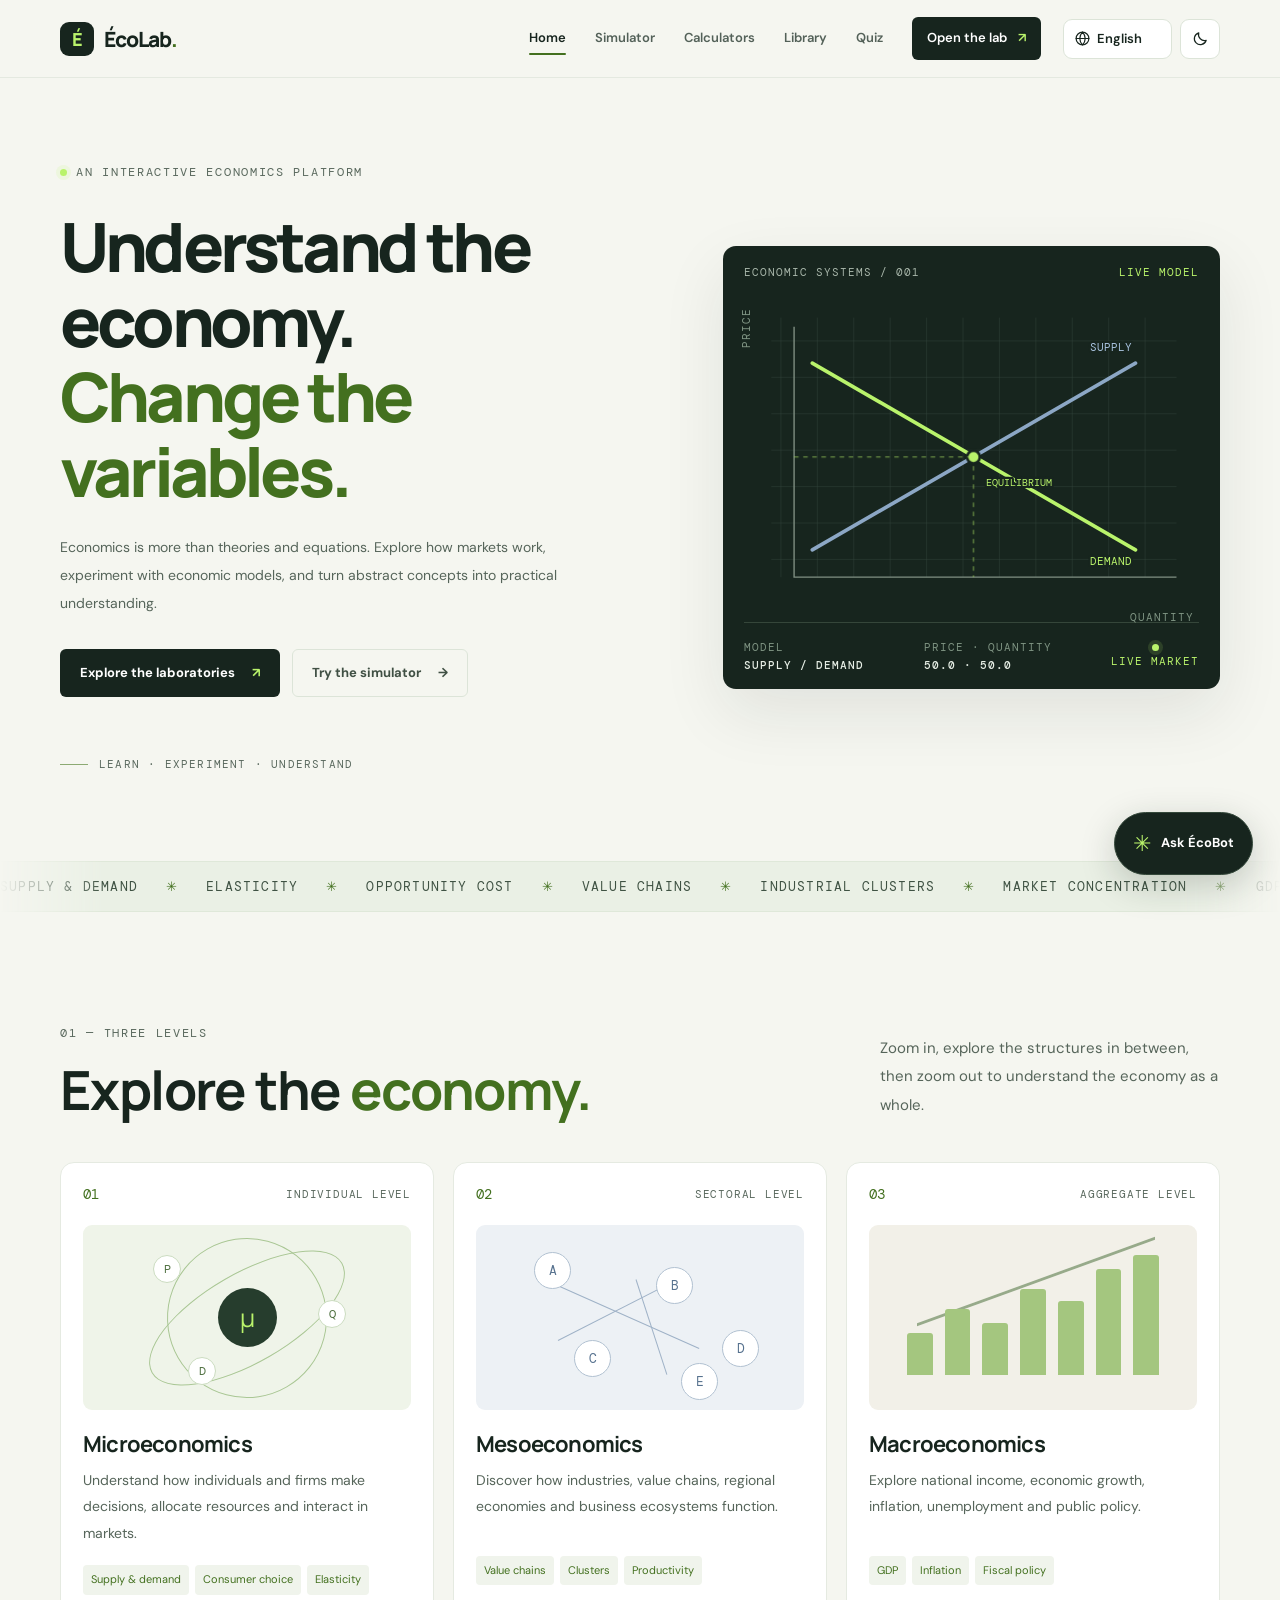
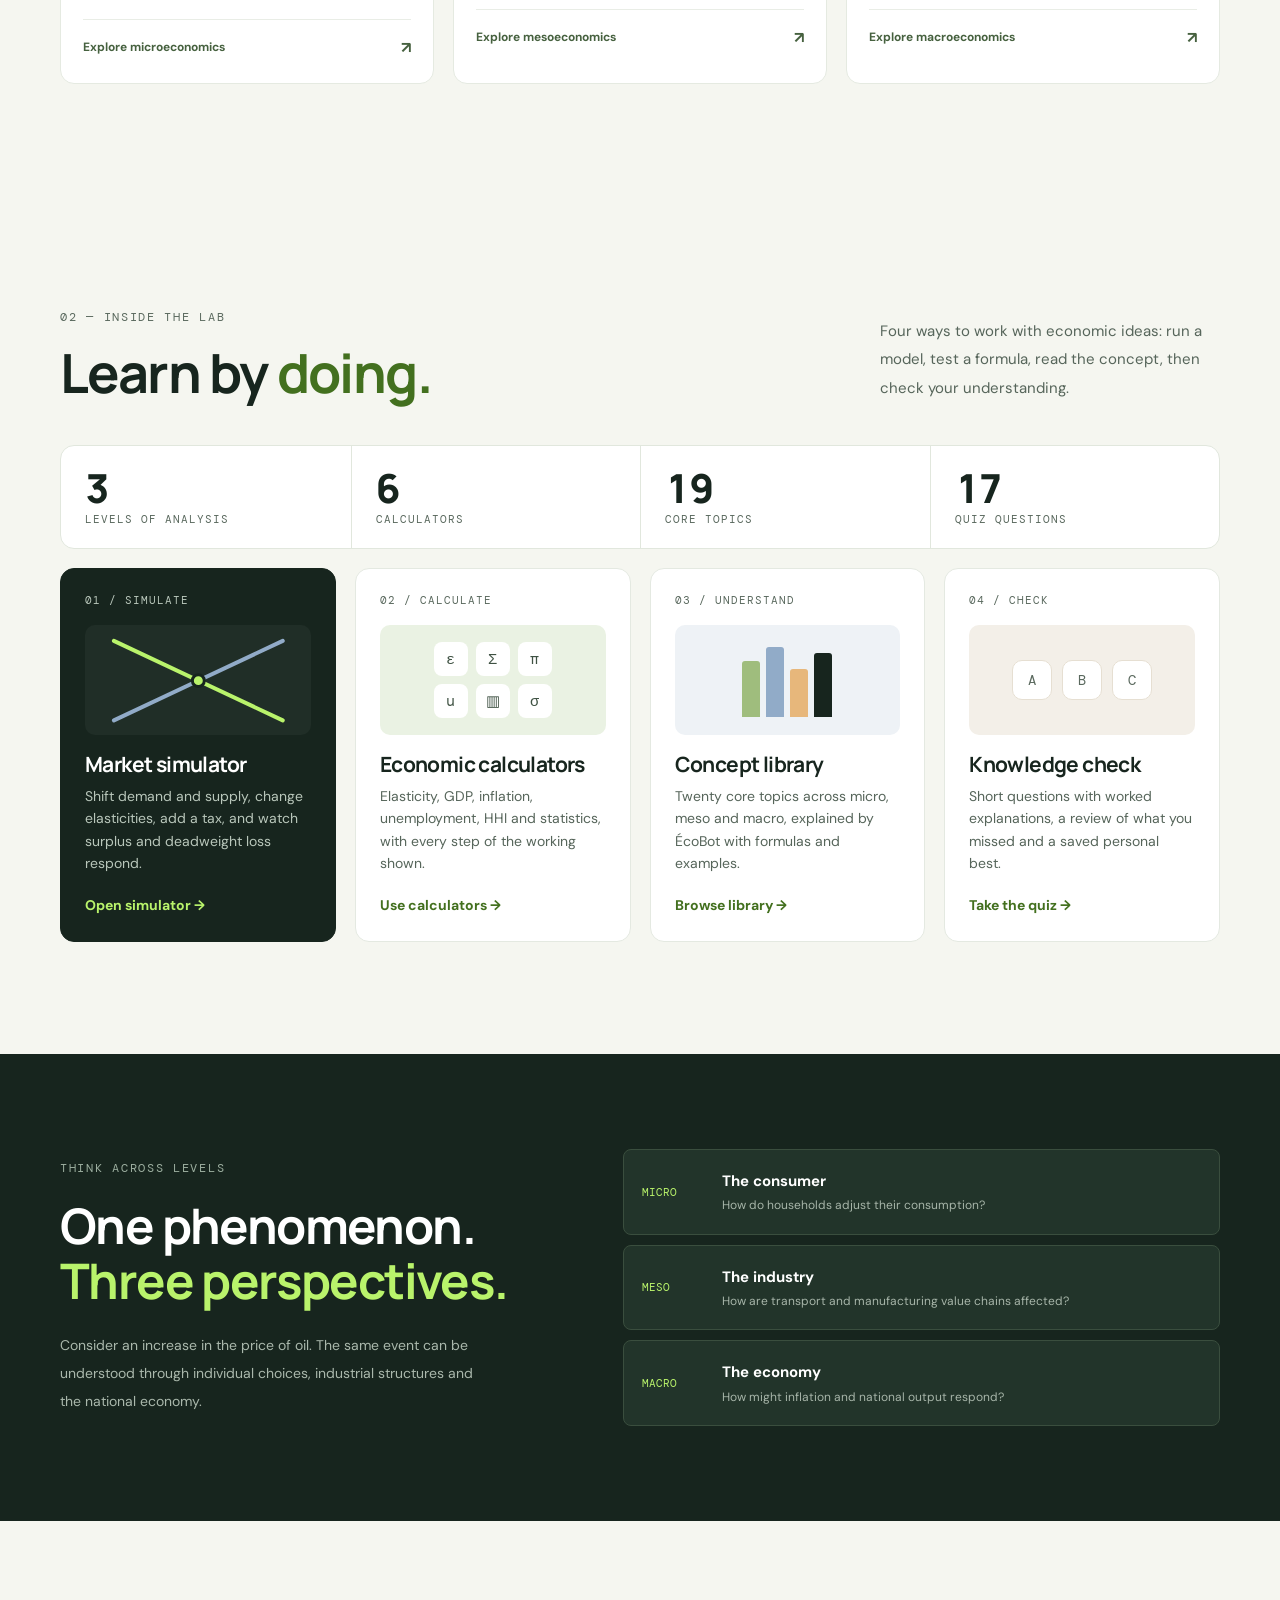
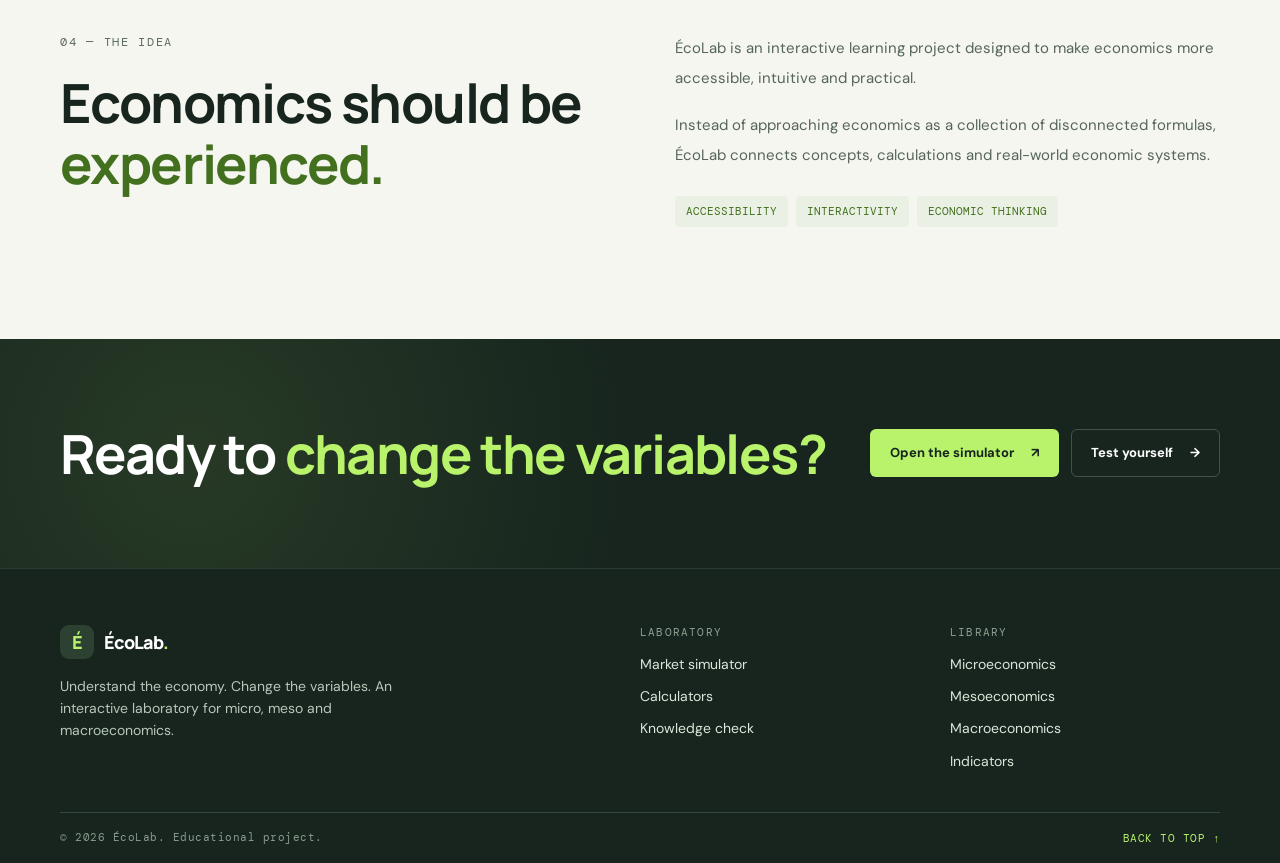
<file: index.html>
<!DOCTYPE html>
<html lang="en">
<head>
  <meta charset="UTF-8">
  <meta name="viewport" content="width=device-width, initial-scale=1.0">
  <meta name="description" content="ÉcoLab is an interactive economics learning platform. Explore microeconomics, mesoeconomics, macroeconomics, simulations and calculators.">
  <meta name="theme-color" content="#101b16">
  <script>
    /* Runs before first paint: pick language + theme so nothing flashes.
       Language: saved choice, else the browser language, else English.
       Theme: saved choice, else the system setting. */
    (function () {
      var LANGS = ["en", "fr", "ar", "es", "pt"], d = document.documentElement, lang, theme;
      try { lang = localStorage.getItem("ecolab-lang"); theme = localStorage.getItem("ecolab-theme"); } catch (e) {}
      if (LANGS.indexOf(lang) < 0) {
        lang = (navigator.language || "en").slice(0, 2).toLowerCase();
        if (LANGS.indexOf(lang) < 0) lang = "en";
      }
      if (theme !== "light" && theme !== "dark") {
        theme = window.matchMedia && matchMedia("(prefers-color-scheme: dark)").matches ? "dark" : "light";
      }
      d.lang = lang;
      d.dir = lang === "ar" ? "rtl" : "ltr";
      d.setAttribute("data-theme", theme);
      if (lang === "ar") {
        document.write('<link rel="stylesheet" href="https://fonts.googleapis.com/css2?family=IBM+Plex+Sans+Arabic:wght@400;500;600;700&display=swap">');
      }
      // Translations load synchronously so the page never shows English first.
      if (lang !== "en") document.write('<script src="lang/' + lang + '.js"><\/script>');
    })();
  </script>
  <title>ÉcoLab — Understand the Economy</title>

  <link rel="icon" href="data:image/svg+xml,%3Csvg xmlns='http://www.w3.org/2000/svg' viewBox='0 0 64 64'%3E%3Crect width='64' height='64' rx='14' fill='%23101b16'/%3E%3Ctext x='32' y='45' font-family='Arial,sans-serif' font-size='38' font-weight='700' text-anchor='middle' fill='%23b9f36b'%3E%C3%89%3C/text%3E%3C/svg%3E">

  <link rel="preconnect" href="https://fonts.googleapis.com">
  <link rel="preconnect" href="https://fonts.gstatic.com" crossorigin>
  <link href="https://fonts.googleapis.com/css2?family=DM+Mono:wght@400;500&family=DM+Sans:wght@400;500;600;700&family=Manrope:wght@400;500;600;700;800&display=swap" rel="stylesheet">

  <link rel="stylesheet" href="style.css">
  <script src="script.js" defer></script>
</head>

<body class="page-home" id="top">

  <a class="skip-link" href="#main">Skip to content</a>

  <!-- NAVIGATION -->
  <header class="site-header">
    <a class="brand" href="index.html" aria-label="ÉcoLab home">
      <span class="brand-mark">É</span>
      <span>ÉcoLab<span class="brand-dot">.</span></span>
    </a>

    <button class="menu-toggle" id="menuToggle" aria-label="Toggle navigation" aria-expanded="false" aria-controls="mainNav">
      <span></span><span></span><span></span>
    </button>

    <nav class="main-nav" id="mainNav" aria-label="Main">
      <a href="index.html" class="active" aria-current="page">Home</a>
      <a href="simulator.html">Simulator</a>
      <a href="calculators.html">Calculators</a>
      <a href="learn.html">Library</a>
      <a href="quiz.html">Quiz</a>
      <a href="simulator.html" class="nav-cta">Open the lab <span>↗</span></a>
    </nav>

    <div class="header-tools">
      <label class="lang-picker">
        <svg viewBox="0 0 24 24" aria-hidden="true"><circle cx="12" cy="12" r="9"/><path d="M3 12h18M12 3c2.5 2.6 3.8 5.6 3.8 9s-1.3 6.4-3.8 9M12 3c-2.5 2.6-3.8 5.6-3.8 9s1.3 6.4 3.8 9"/></svg>
        <select id="langSelect" aria-label="Language">
          <option value="en" lang="en">English</option>
          <option value="fr" lang="fr">Français</option>
          <option value="ar" lang="ar" dir="rtl">العربية</option>
          <option value="es" lang="es">Español</option>
          <option value="pt" lang="pt">Português</option>
        </select>
      </label>
      <button type="button" class="theme-toggle" id="themeToggle" aria-label="Switch to night mode">
        <svg class="icon-moon" viewBox="0 0 24 24" aria-hidden="true"><path d="M20 14.5A8.5 8.5 0 0 1 9.5 4a8.5 8.5 0 1 0 10.5 10.5Z"/></svg>
        <svg class="icon-sun" viewBox="0 0 24 24" aria-hidden="true"><circle cx="12" cy="12" r="4"/><path d="M12 2v2M12 20v2M4.9 4.9l1.4 1.4M17.7 17.7l1.4 1.4M2 12h2M20 12h2M4.9 19.1l1.4-1.4M17.7 6.3l1.4-1.4"/></svg>
      </button>
    </div>
  </header>

  <main id="main">

<!-- HERO -->
    <section class="hero section-wrap" id="home">
      <div class="hero-copy">
        <div class="eyebrow"><span class="live-dot"></span> AN INTERACTIVE ECONOMICS PLATFORM</div>

        <h1>Understand the economy.<br><span>Change the variables.</span></h1>

        <p class="hero-description">
          Economics is more than theories and equations.
          Explore how markets work, experiment with economic models,
          and turn abstract concepts into practical understanding.
        </p>

        <div class="hero-actions">
          <a href="#laboratories" class="button button-primary">Explore the laboratories <span>↗</span></a>
          <a href="simulator.html" class="button button-secondary">Try the simulator <span>→</span></a>
        </div>

        <div class="hero-note">
          <span class="hero-note-line"></span>
          LEARN · EXPERIMENT · UNDERSTAND
        </div>
      </div>

      <div class="hero-visual">
        <div class="visual-topline">
          <span>ECONOMIC SYSTEMS / 001</span>
          <span>LIVE MODEL</span>
        </div>

        <div class="visual-chart">
          <div class="chart-label chart-label-y">PRICE</div>
          <div class="chart-label chart-label-x">QUANTITY</div>
          <svg viewBox="0 0 500 340" role="img" aria-label="Illustrative supply and demand curves">
            <defs>
              <pattern id="gridPattern" width="40" height="40" patternUnits="userSpaceOnUse">
                <path d="M 40 0 L 0 0 0 40" fill="none" stroke="#314239" stroke-width="1"/>
              </pattern>
            </defs>
            <rect x="30" y="15" width="445" height="285" fill="url(#gridPattern)"/>
            <path d="M55 25 V300 H475" fill="none" stroke="#809083" stroke-width="1.5"/>
            <path class="hero-curve" d="M75 65 L430 270" fill="none" stroke="#b9f36b" stroke-width="4" stroke-linecap="round" pathLength="1"/>
            <path class="hero-curve hero-curve-late" d="M75 270 L430 65" fill="none" stroke="#8ca7c5" stroke-width="4" stroke-linecap="round" pathLength="1"/>
            <circle class="hero-eq" cx="252" cy="168" r="7" fill="#b9f36b" stroke="#17251e" stroke-width="3"/>
            <path d="M252 168 V300 M55 168 H252" stroke="#b9f36b" stroke-dasharray="5 5" opacity=".7"/>
            <text class="hero-label hero-label-d" x="380" y="287" fill="#b9f36b" font-size="12" font-family="DM Mono">DEMAND</text>
            <text class="hero-label hero-label-s" x="380" y="52" fill="#a9c3df" font-size="12" font-family="DM Mono">SUPPLY</text>
            <text class="hero-eq-label hero-label" x="266" y="200" fill="#b9f36b" font-size="11" font-family="DM Mono">EQUILIBRIUM</text>
          </svg>
        </div>

        <div class="visual-bottom">
          <div><span class="metric-label">MODEL</span><strong>SUPPLY / DEMAND</strong></div>
          <div><span class="metric-label">PRICE · QUANTITY</span><strong id="heroReadout">50.0 · 50.0</strong></div>
          <div class="visual-status"><span class="live-dot"></span> <span id="heroStatus">LIVE MARKET</span></div>
        </div>
      </div>
    </section>

    <!-- TICKER -->
    <section class="ticker" aria-label="Topics covered">
      <div class="ticker-track">
        <div class="ticker-group"><span>Supply & demand</span><span>Elasticity</span><span>Opportunity cost</span><span>Value chains</span><span>Industrial clusters</span><span>Market concentration</span><span>GDP</span><span>Inflation</span><span>Unemployment</span><span>Monetary policy</span><span>Fiscal policy</span><span>Deadweight loss</span><span>Productivity</span><span>Trade balance</span></div>
        <div class="ticker-group" aria-hidden="true"><span>Supply & demand</span><span>Elasticity</span><span>Opportunity cost</span><span>Value chains</span><span>Industrial clusters</span><span>Market concentration</span><span>GDP</span><span>Inflation</span><span>Unemployment</span><span>Monetary policy</span><span>Fiscal policy</span><span>Deadweight loss</span><span>Productivity</span><span>Trade balance</span></div>
      </div>
    </section>

<!-- LABORATORIES -->
    <section class="section section-wrap" id="laboratories">
      <div class="section-heading">
        <div>
          <div class="eyebrow">01 — THREE LEVELS</div>
          <h2>Explore the <span>economy.</span></h2>
        </div>
        <p class="section-intro">
          Zoom in, explore the structures in between, then zoom out
          to understand the economy as a whole.
        </p>
      </div>

      <div class="lab-grid">

        <article class="lab-card lab-micro">
          <div class="lab-card-top">
            <span class="lab-number">01</span>
            <span class="lab-tag">INDIVIDUAL LEVEL</span>
          </div>
          <div class="lab-art art-micro">
            <div class="micro-orbit orbit-one"></div>
            <div class="micro-orbit orbit-two"></div>
            <div class="micro-core">μ</div>
            <span class="art-node node-a">P</span>
            <span class="art-node node-b">Q</span>
            <span class="art-node node-c">D</span>
          </div>
          <h3>Microeconomics</h3>
          <p>Understand how individuals and firms make decisions, allocate resources and interact in markets.</p>
          <div class="topic-tags">
            <span>Supply & demand</span><span>Consumer choice</span><span>Elasticity</span>
          </div>
          <a href="learn.html#micro-topics" class="text-link">Explore microeconomics <span>↗</span></a>
        </article>

        <article class="lab-card lab-meso">
          <div class="lab-card-top">
            <span class="lab-number">02</span>
            <span class="lab-tag">SECTORAL LEVEL</span>
          </div>
          <div class="lab-art art-meso">
            <div class="network-line line-one"></div>
            <div class="network-line line-two"></div>
            <div class="network-line line-three"></div>
            <span class="network-node n-one">A</span>
            <span class="network-node n-two">B</span>
            <span class="network-node n-three">C</span>
            <span class="network-node n-four">D</span>
            <span class="network-node n-five">E</span>
          </div>
          <h3>Mesoeconomics</h3>
          <p>Discover how industries, value chains, regional economies and business ecosystems function.</p>
          <div class="topic-tags">
            <span>Value chains</span><span>Clusters</span><span>Productivity</span>
          </div>
          <a href="learn.html#meso-topics" class="text-link">Explore mesoeconomics <span>↗</span></a>
        </article>

        <article class="lab-card lab-macro">
          <div class="lab-card-top">
            <span class="lab-number">03</span>
            <span class="lab-tag">AGGREGATE LEVEL</span>
          </div>
          <div class="lab-art art-macro">
            <div class="macro-bars">
              <span style="height:35%"></span>
              <span style="height:55%"></span>
              <span style="height:43%"></span>
              <span style="height:72%"></span>
              <span style="height:62%"></span>
              <span style="height:88%"></span>
              <span style="height:100%"></span>
            </div>
            <div class="macro-trend"></div>
          </div>
          <h3>Macroeconomics</h3>
          <p>Explore national income, economic growth, inflation, unemployment and public policy.</p>
          <div class="topic-tags">
            <span>GDP</span><span>Inflation</span><span>Fiscal policy</span>
          </div>
          <a href="learn.html#macro-topics" class="text-link">Explore macroeconomics <span>↗</span></a>
        </article>
      </div>
    </section>

    <!-- INSIDE THE LAB -->
    <section class="section section-wrap features-section" id="inside">
      <div class="section-heading">
        <div>
          <div class="eyebrow">02 — INSIDE THE LAB</div>
          <h2>Learn by <span>doing.</span></h2>
        </div>
        <p class="section-intro">
          Four ways to work with economic ideas: run a model, test a formula,
          read the concept, then check your understanding.
        </p>
      </div>

      <div class="stat-strip">
        <div><strong data-count="3">3</strong><span>LEVELS OF ANALYSIS</span></div>
        <div><strong data-count="6">6</strong><span>CALCULATORS</span></div>
        <div><strong data-count="20">20</strong><span>CORE TOPICS</span></div>
        <div><strong data-count="18">18</strong><span>QUIZ QUESTIONS</span></div>
      </div>

      <div class="feature-grid">
        <a class="feature-card feature-dark" href="simulator.html">
          <span class="feature-index">01 / SIMULATE</span>
          <div class="feature-art art-sim" aria-hidden="true">
            <svg viewBox="0 0 200 110"><path class="fa-s" d="M15 95 L185 15"/><path class="fa-d" d="M15 15 L185 95"/><circle class="fa-eq" cx="100" cy="55" r="6"/></svg>
          </div>
          <h3>Market simulator</h3>
          <p>Shift demand and supply, change elasticities, add a tax, and watch surplus and deadweight loss respond.</p>
          <span class="feature-link">Open simulator <span>→</span></span>
        </a>

        <a class="feature-card" href="calculators.html">
          <span class="feature-index">02 / CALCULATE</span>
          <div class="feature-art art-calc" aria-hidden="true">
            <span>ε</span><span>Σ</span><span>π</span><span>u</span><span>▥</span><span>σ</span>
          </div>
          <h3>Economic calculators</h3>
          <p>Elasticity, GDP, inflation, unemployment, HHI and statistics, with every step of the working shown.</p>
          <span class="feature-link">Use calculators <span>→</span></span>
        </a>

        <a class="feature-card" href="learn.html">
          <span class="feature-index">03 / UNDERSTAND</span>
          <div class="feature-art art-learn" aria-hidden="true">
            <span></span><span></span><span></span><span></span>
          </div>
          <h3>Concept library</h3>
          <p>Twenty core topics across micro, meso and macro, explained by ÉcoBot with formulas and examples.</p>
          <span class="feature-link">Browse library <span>→</span></span>
        </a>

        <a class="feature-card" href="quiz.html">
          <span class="feature-index">04 / CHECK</span>
          <div class="feature-art art-quiz" aria-hidden="true">
            <span>A</span><span class="is-right">B</span><span>C</span>
          </div>
          <h3>Knowledge check</h3>
          <p>Short questions with worked explanations, a review of what you missed and a saved personal best.</p>
          <span class="feature-link">Take the quiz <span>→</span></span>
        </a>
      </div>
    </section>

<!-- CROSS LEVEL -->
    <section class="cross-level-section">
      <div class="section-wrap cross-level-inner">
        <div>
          <div class="eyebrow">THINK ACROSS LEVELS</div>
          <h2>One phenomenon.<br><span>Three perspectives.</span></h2>
          <p>Consider an increase in the price of oil. The same event can be understood through individual choices, industrial structures and the national economy.</p>
        </div>

        <div class="perspective-stack">
          <article><span>MICRO</span><div><strong>The consumer</strong><p>How do households adjust their consumption?</p></div></article>
          <article><span>MESO</span><div><strong>The industry</strong><p>How are transport and manufacturing value chains affected?</p></div></article>
          <article><span>MACRO</span><div><strong>The economy</strong><p>How might inflation and national output respond?</p></div></article>
        </div>
      </div>
    </section>

<!-- ABOUT -->
    <section class="section section-wrap about-section" id="about">
      <div class="about-left">
        <div class="eyebrow">04 — THE IDEA</div>
        <h2>Economics should be <span>experienced.</span></h2>
      </div>
      <div class="about-right">
        <p>ÉcoLab is an interactive learning project designed to make economics more accessible, intuitive and practical.</p>
        <p>Instead of approaching economics as a collection of disconnected formulas, ÉcoLab connects concepts, calculations and real-world economic systems.</p>
        <div class="about-principles">
          <span>ACCESSIBILITY</span><span>INTERACTIVITY</span><span>ECONOMIC THINKING</span>
        </div>
      </div>
    </section>

    <!-- CTA -->
    <section class="cta-band">
      <div class="section-wrap cta-inner">
        <h2>Ready to <span>change the variables?</span></h2>
        <div class="cta-actions">
          <a href="simulator.html" class="button button-primary">Open the simulator <span>↗</span></a>
          <a href="quiz.html" class="button button-ghost">Test yourself <span>→</span></a>
        </div>
      </div>
    </section>

  </main>

  <!-- FOOTER -->
  <footer class="site-footer">
    <div class="section-wrap footer-grid">
      <div class="footer-about">
        <a class="brand footer-brand" href="index.html"><span class="brand-mark">É</span><span>ÉcoLab<span class="brand-dot">.</span></span></a>
        <p>Understand the economy. Change the variables. An interactive laboratory for micro, meso and macroeconomics.</p>
      </div>

      <nav class="footer-col" aria-label="Laboratory">
        <span>LABORATORY</span>
        <a href="simulator.html">Market simulator</a>
        <a href="calculators.html">Calculators</a>
        <a href="quiz.html">Knowledge check</a>
      </nav>

      <nav class="footer-col" aria-label="Library">
        <span>LIBRARY</span>
        <a href="learn.html#micro-topics">Microeconomics</a>
        <a href="learn.html#meso-topics">Mesoeconomics</a>
        <a href="learn.html#macro-topics">Macroeconomics</a>
        <a href="learn.html#observatory">Indicators</a>
      </nav>
    </div>

    <div class="section-wrap footer-bottom">
      <span>© <span id="currentYear"></span> ÉcoLab. Educational project.</span>
      <a href="#top" class="back-top">BACK TO TOP ↑</a>
    </div>
  </footer>

  <!-- ÉCOBOT LAUNCHER -->
  <button class="ecobot-launcher" id="ecobotLauncher"
    aria-label="Open ÉcoBot" aria-expanded="false" aria-controls="ecobotWindow">
    <span class="ecobot-launcher-icon">✳</span>
    <span class="ecobot-launcher-label">Ask ÉcoBot</span>
  </button>

  <!-- ÉCOBOT CHAT WINDOW -->
  <section class="ecobot-window" id="ecobotWindow"
    aria-label="ÉcoBot economics tutor" hidden>

    <header class="ecobot-header">
      <div class="ecobot-avatar">É</div>
      <div class="ecobot-identity">
        <strong>ÉcoBot</strong>
        <span><i></i> Your economics tutor</span>
      </div>
      <button id="ecobotClose" class="ecobot-close" aria-label="Close chatbot">×</button>
    </header>

    <div class="ecobot-context">
      <span>LEARNING DOMAIN</span>
      <select id="ecobotDomain" aria-label="Choose economics domain">
        <option value="general">General economics</option>
        <option value="micro">Microeconomics</option>
        <option value="meso">Mesoeconomics</option>
        <option value="macro">Macroeconomics</option>
        <option value="statistics">Statistics</option>
      </select>
    </div>

    <div class="ecobot-messages" id="ecobotMessages" aria-live="polite">
      <div class="bot-message">
        <span class="message-label">ÉCOBOT · WELCOME</span>
        <p>Hello! I'm ÉcoBot, your personal economics tutor.</p>
        <p>Ask me about an economic concept, a formula, a calculation or a real-world phenomenon. Where shall we begin?</p>
      </div>

      <div class="ecobot-suggestions">
        <button class="suggestion-chip" data-question="Explain the difference between microeconomics and macroeconomics.">Micro vs Macro</button>
        <button class="suggestion-chip" data-question="Explain price elasticity of demand with an example.">Price elasticity</button>
        <button class="suggestion-chip" data-question="Teach me how to calculate GDP.">Calculate GDP</button>
        <button class="suggestion-chip" data-question="Explain the difference between mean and median.">Statistics</button>
      </div>
    </div>

    <form class="ecobot-form" id="ecobotForm">
      <input type="text" id="ecobotInput"
        placeholder="Ask an economics question..."
        autocomplete="off" aria-label="Your question" required>
      <button type="submit" aria-label="Send message">↑</button>
    </form>

    <div class="ecobot-footer">ÉCOLAB · LEARN BY UNDERSTANDING</div>
  </section>

</body>
</html>
</file>
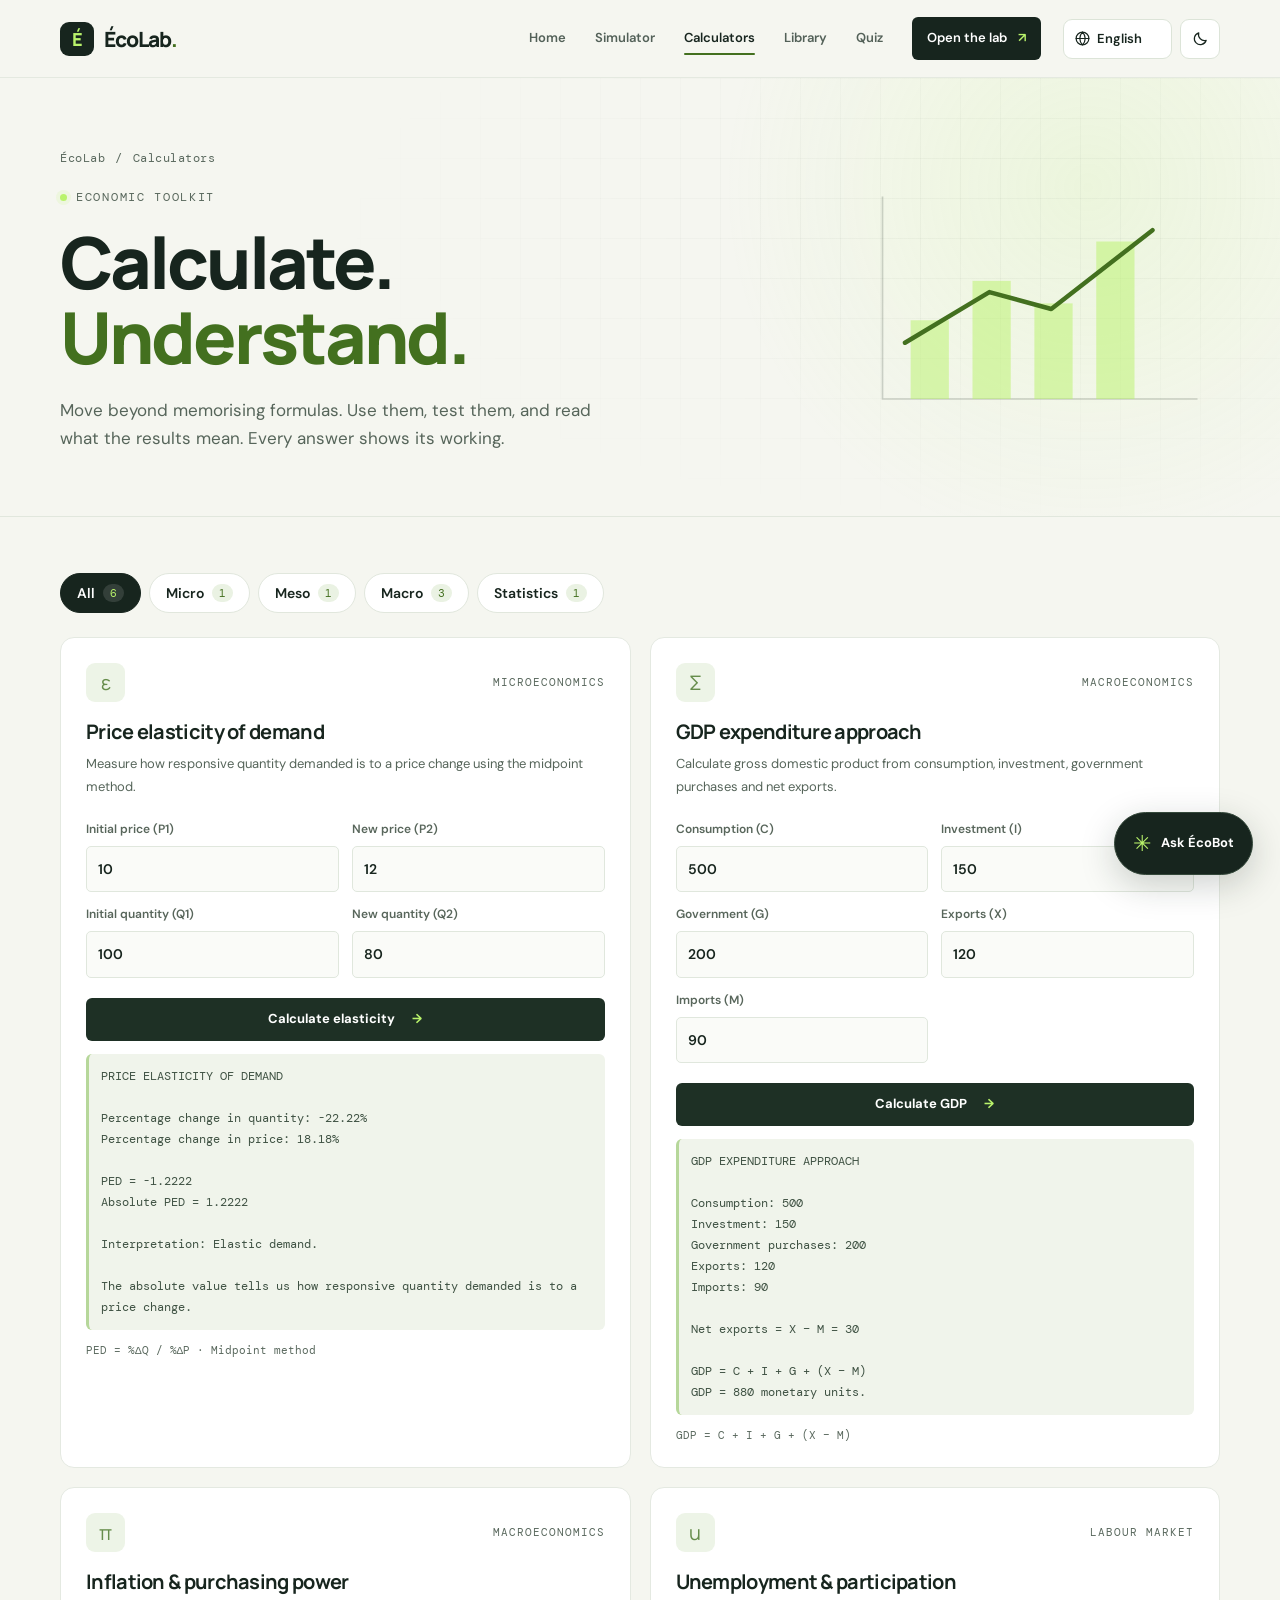
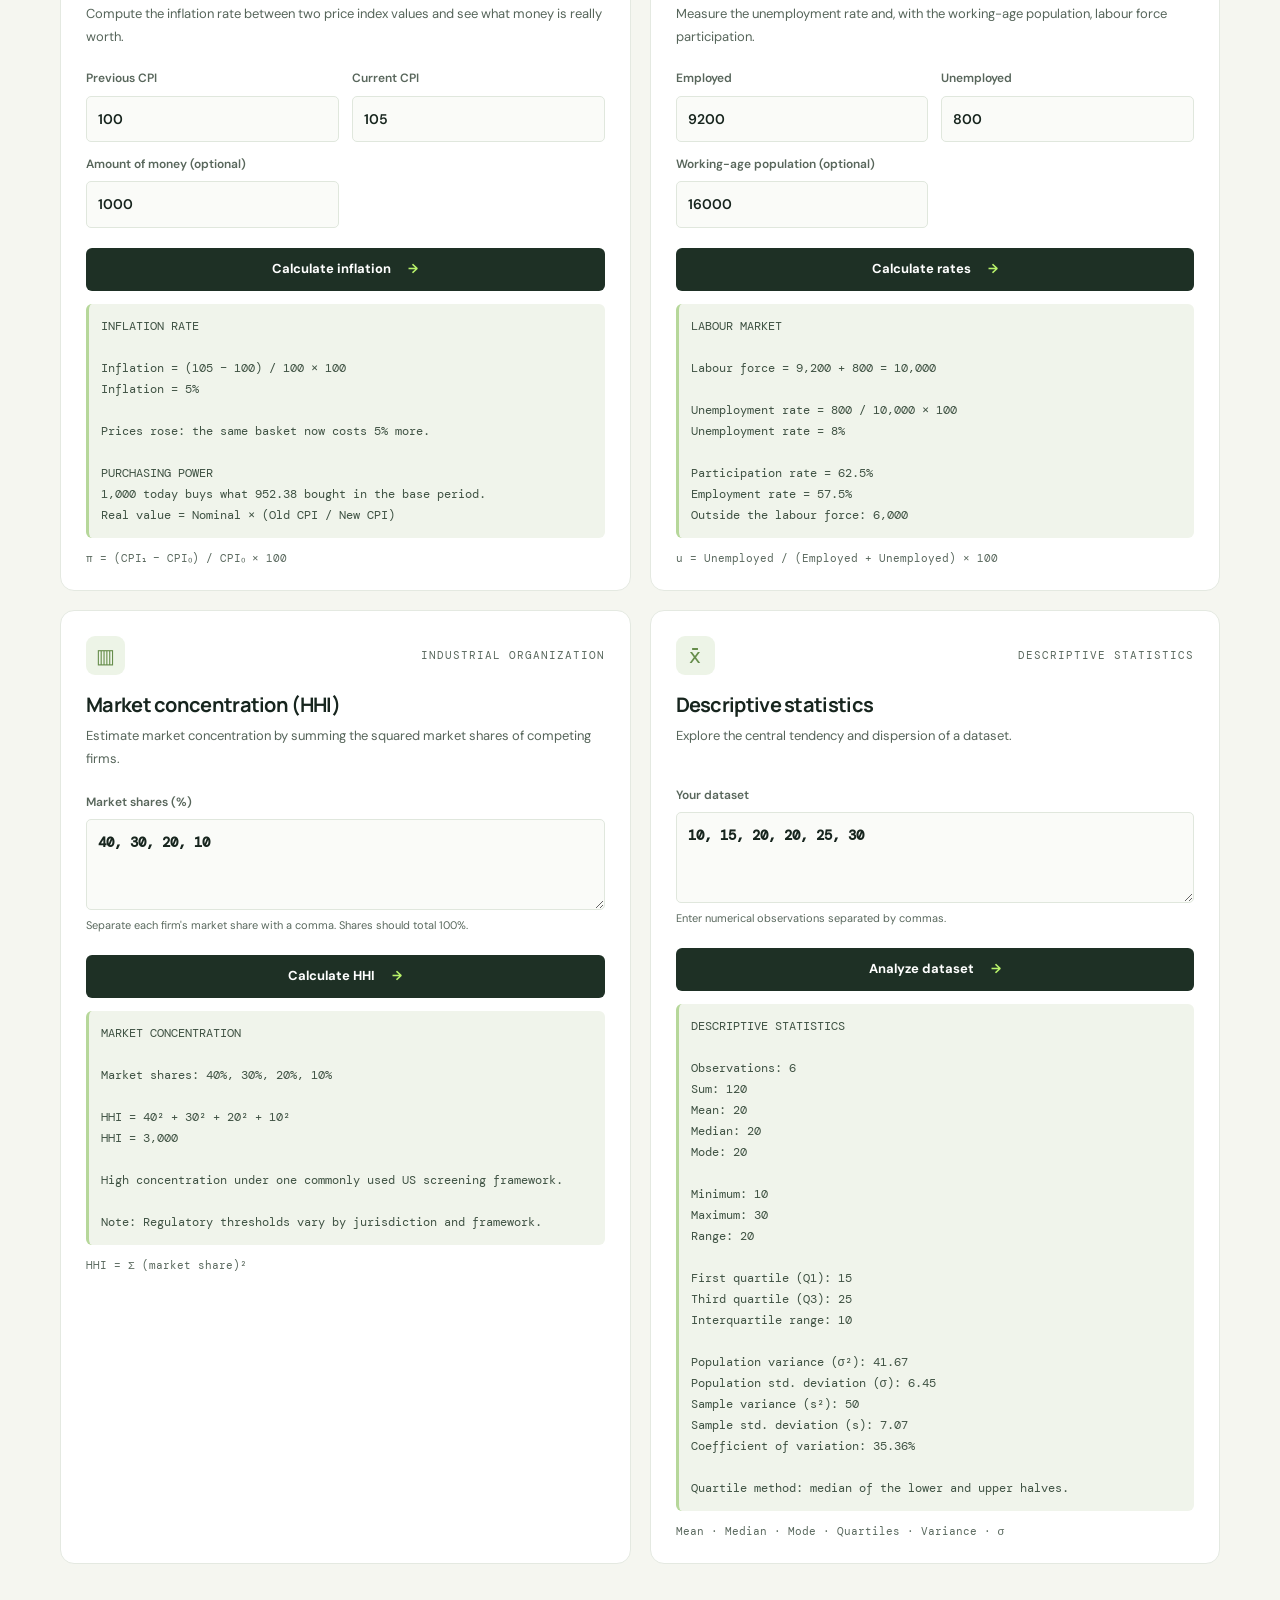
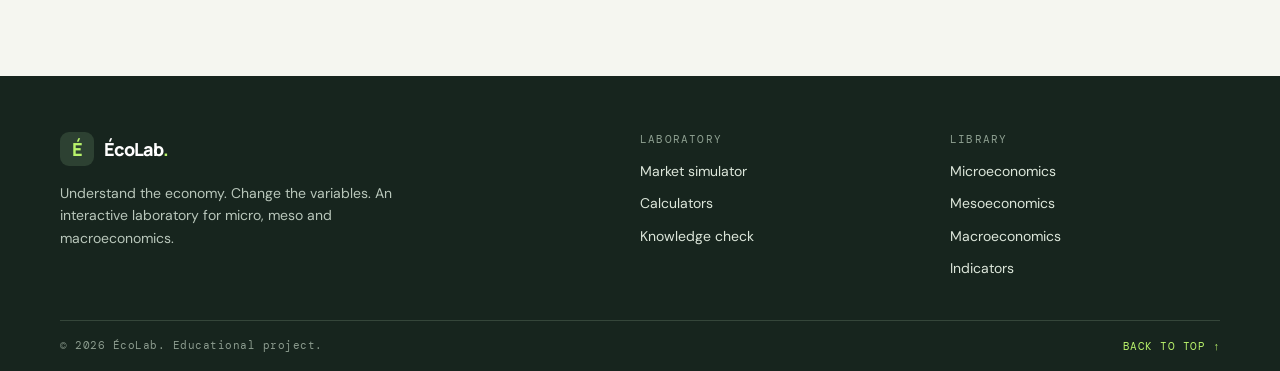
<file: calculators.html>
<!DOCTYPE html>
<html lang="en">
<head>
  <meta charset="UTF-8">
  <meta name="viewport" content="width=device-width, initial-scale=1.0">
  <meta name="description" content="Calculate price elasticity, GDP, inflation, unemployment, market concentration (HHI) and descriptive statistics, with the working shown.">
  <meta name="theme-color" content="#101b16">
  <script>
    /* Runs before first paint: pick language + theme so nothing flashes.
       Language: saved choice, else the browser language, else English.
       Theme: saved choice, else the system setting. */
    (function () {
      var LANGS = ["en", "fr", "ar", "es", "pt"], d = document.documentElement, lang, theme;
      try { lang = localStorage.getItem("ecolab-lang"); theme = localStorage.getItem("ecolab-theme"); } catch (e) {}
      if (LANGS.indexOf(lang) < 0) {
        lang = (navigator.language || "en").slice(0, 2).toLowerCase();
        if (LANGS.indexOf(lang) < 0) lang = "en";
      }
      if (theme !== "light" && theme !== "dark") {
        theme = window.matchMedia && matchMedia("(prefers-color-scheme: dark)").matches ? "dark" : "light";
      }
      d.lang = lang;
      d.dir = lang === "ar" ? "rtl" : "ltr";
      d.setAttribute("data-theme", theme);
      if (lang === "ar") {
        document.write('<link rel="stylesheet" href="https://fonts.googleapis.com/css2?family=IBM+Plex+Sans+Arabic:wght@400;500;600;700&display=swap">');
      }
      // Translations load synchronously so the page never shows English first.
      if (lang !== "en") document.write('<script src="lang/' + lang + '.js"><\/script>');
    })();
  </script>
  <title>Economic Calculators — ÉcoLab</title>

  <link rel="icon" href="data:image/svg+xml,%3Csvg xmlns='http://www.w3.org/2000/svg' viewBox='0 0 64 64'%3E%3Crect width='64' height='64' rx='14' fill='%23101b16'/%3E%3Ctext x='32' y='45' font-family='Arial,sans-serif' font-size='38' font-weight='700' text-anchor='middle' fill='%23b9f36b'%3E%C3%89%3C/text%3E%3C/svg%3E">

  <link rel="preconnect" href="https://fonts.googleapis.com">
  <link rel="preconnect" href="https://fonts.gstatic.com" crossorigin>
  <link href="https://fonts.googleapis.com/css2?family=DM+Mono:wght@400;500&family=DM+Sans:wght@400;500;600;700&family=Manrope:wght@400;500;600;700;800&display=swap" rel="stylesheet">

  <link rel="stylesheet" href="style.css">
  <script src="script.js" defer></script>
</head>

<body class="page-calculators" id="top">

  <a class="skip-link" href="#main">Skip to content</a>

  <!-- NAVIGATION -->
  <header class="site-header">
    <a class="brand" href="index.html" aria-label="ÉcoLab home">
      <span class="brand-mark">É</span>
      <span>ÉcoLab<span class="brand-dot">.</span></span>
    </a>

    <button class="menu-toggle" id="menuToggle" aria-label="Toggle navigation" aria-expanded="false" aria-controls="mainNav">
      <span></span><span></span><span></span>
    </button>

    <nav class="main-nav" id="mainNav" aria-label="Main">
      <a href="index.html">Home</a>
      <a href="simulator.html">Simulator</a>
      <a href="calculators.html" class="active" aria-current="page">Calculators</a>
      <a href="learn.html">Library</a>
      <a href="quiz.html">Quiz</a>
      <a href="simulator.html" class="nav-cta">Open the lab <span>↗</span></a>
    </nav>

    <div class="header-tools">
      <label class="lang-picker">
        <svg viewBox="0 0 24 24" aria-hidden="true"><circle cx="12" cy="12" r="9"/><path d="M3 12h18M12 3c2.5 2.6 3.8 5.6 3.8 9s-1.3 6.4-3.8 9M12 3c-2.5 2.6-3.8 5.6-3.8 9s1.3 6.4 3.8 9"/></svg>
        <select id="langSelect" aria-label="Language">
          <option value="en" lang="en">English</option>
          <option value="fr" lang="fr">Français</option>
          <option value="ar" lang="ar" dir="rtl">العربية</option>
          <option value="es" lang="es">Español</option>
          <option value="pt" lang="pt">Português</option>
        </select>
      </label>
      <button type="button" class="theme-toggle" id="themeToggle" aria-label="Switch to night mode">
        <svg class="icon-moon" viewBox="0 0 24 24" aria-hidden="true"><path d="M20 14.5A8.5 8.5 0 0 1 9.5 4a8.5 8.5 0 1 0 10.5 10.5Z"/></svg>
        <svg class="icon-sun" viewBox="0 0 24 24" aria-hidden="true"><circle cx="12" cy="12" r="4"/><path d="M12 2v2M12 20v2M4.9 4.9l1.4 1.4M17.7 17.7l1.4 1.4M2 12h2M20 12h2M4.9 19.1l1.4-1.4M17.7 6.3l1.4-1.4"/></svg>
      </button>
    </div>
  </header>

  <main id="main">

    <!-- PAGE HERO -->
    <section class="page-hero">
      <div class="section-wrap page-hero-inner">
        <div class="page-hero-copy">
          <nav class="breadcrumb" aria-label="Breadcrumb"><a href="index.html">ÉcoLab</a><span aria-hidden="true">/</span><span aria-current="page">Calculators</span></nav>
          <div class="eyebrow"><span class="live-dot"></span> ECONOMIC TOOLKIT</div>
          <h1 class="page-title">Calculate. <span>Understand.</span></h1>
          <p class="page-intro">Move beyond memorising formulas. Use them, test them, and read what the results mean. Every answer shows its working.</p>
        </div>
        <div class="page-hero-art" aria-hidden="true">
          <svg viewBox="0 0 320 220" class="motif">
            <path class="motif-grid" d="M20 20 V200 H300" />
            <rect class="motif-bar" x="45" y="130" width="34" height="70" />
            <rect class="motif-bar" x="100" y="95" width="34" height="105" />
            <rect class="motif-bar" x="155" y="115" width="34" height="85" />
            <rect class="motif-bar" x="210" y="60" width="34" height="140" />
            <path class="motif-line motif-a" pathLength="1" d="M40 150 L 115 105 L 170 120 L 260 50" />
          </svg>
        </div>
      </div>
    </section>

<!-- CALCULATORS -->
    <section class="section section-wrap" id="calculators">
      <div class="filter-bar" role="group" aria-label="Filter calculators by level">
        <button type="button" class="filter-chip active" data-filter="all" aria-pressed="true">All <span>6</span></button>
        <button type="button" class="filter-chip" data-filter="micro" aria-pressed="false">Micro <span>1</span></button>
        <button type="button" class="filter-chip" data-filter="meso" aria-pressed="false">Meso <span>1</span></button>
        <button type="button" class="filter-chip" data-filter="macro" aria-pressed="false">Macro <span>3</span></button>
        <button type="button" class="filter-chip" data-filter="statistics" aria-pressed="false">Statistics <span>1</span></button>
      </div>

      <div class="calculator-grid">

        <!-- ELASTICITY -->
        <article class="calculator-card" data-category="micro">
          <div class="calculator-card-header">
            <span class="calc-icon">ε</span>
            <span class="calc-category">MICROECONOMICS</span>
          </div>
          <h3>Price elasticity of demand</h3>
          <p>Measure how responsive quantity demanded is to a price change using the midpoint method.</p>

          <div class="calc-inputs two-columns">
            <label>Initial price (P1)<input id="p1" type="number" value="10" step="any"></label>
            <label>New price (P2)<input id="p2" type="number" value="12" step="any"></label>
            <label>Initial quantity (Q1)<input id="q1" type="number" value="100" step="any"></label>
            <label>New quantity (Q2)<input id="q2" type="number" value="80" step="any"></label>
          </div>

          <button class="button button-dark calc-button" id="calculateElasticity">Calculate elasticity <span>→</span></button>
          <div class="calc-result" id="elasticityResult" aria-live="polite">Your result will appear here.</div>
          <div class="formula-note">PED = %ΔQ / %ΔP · Midpoint method</div>
        </article>

        <!-- GDP -->
        <article class="calculator-card" data-category="macro">
          <div class="calculator-card-header">
            <span class="calc-icon">Σ</span>
            <span class="calc-category">MACROECONOMICS</span>
          </div>
          <h3>GDP expenditure approach</h3>
          <p>Calculate gross domestic product from consumption, investment, government purchases and net exports.</p>

          <div class="calc-inputs two-columns">
            <label>Consumption (C)<input id="gdpC" type="number" value="500" step="any"></label>
            <label>Investment (I)<input id="gdpI" type="number" value="150" step="any"></label>
            <label>Government (G)<input id="gdpG" type="number" value="200" step="any"></label>
            <label>Exports (X)<input id="gdpX" type="number" value="120" step="any"></label>
            <label>Imports (M)<input id="gdpM" type="number" value="90" step="any"></label>
          </div>

          <button class="button button-dark calc-button" id="calculateGDP">Calculate GDP <span>→</span></button>
          <div class="calc-result" id="gdpResult" aria-live="polite">Your result will appear here.</div>
          <div class="formula-note">GDP = C + I + G + (X − M)</div>
        </article>

        <!-- INFLATION -->
        <article class="calculator-card" data-category="macro">
          <div class="calculator-card-header">
            <span class="calc-icon">π</span>
            <span class="calc-category">MACROECONOMICS</span>
          </div>
          <h3>Inflation &amp; purchasing power</h3>
          <p>Compute the inflation rate between two price index values and see what money is really worth.</p>
          <div class="calc-inputs two-columns">
            <label>Previous CPI<input id="cpiOld" type="number" value="100" step="any"></label>
            <label>Current CPI<input id="cpiNew" type="number" value="105" step="any"></label>
            <label>Amount of money (optional)<input id="nominalValue" type="number" value="1000" step="any"></label>
          </div>
          <button class="button button-dark calc-button" id="calculateInflation">Calculate inflation <span>→</span></button>
          <div class="calc-result" id="inflationResult" aria-live="polite">Your result will appear here.</div>
          <div class="formula-note">π = (CPI₁ − CPI₀) / CPI₀ × 100</div>
        </article>

        <!-- UNEMPLOYMENT -->
        <article class="calculator-card" data-category="macro">
          <div class="calculator-card-header">
            <span class="calc-icon">u</span>
            <span class="calc-category">LABOUR MARKET</span>
          </div>
          <h3>Unemployment &amp; participation</h3>
          <p>Measure the unemployment rate and, with the working-age population, labour force participation.</p>
          <div class="calc-inputs two-columns">
            <label>Employed<input id="employed" type="number" value="9200" step="any"></label>
            <label>Unemployed<input id="unemployed" type="number" value="800" step="any"></label>
            <label>Working-age population (optional)<input id="workingAgePop" type="number" value="16000" step="any"></label>
          </div>
          <button class="button button-dark calc-button" id="calculateUnemployment">Calculate rates <span>→</span></button>
          <div class="calc-result" id="unemploymentResult" aria-live="polite">Your result will appear here.</div>
          <div class="formula-note">u = Unemployed / (Employed + Unemployed) × 100</div>
        </article>

        <!-- HHI -->
        <article class="calculator-card" data-category="meso">
          <div class="calculator-card-header">
            <span class="calc-icon">▥</span>
            <span class="calc-category">INDUSTRIAL ORGANIZATION</span>
          </div>
          <h3>Market concentration (HHI)</h3>
          <p>Estimate market concentration by summing the squared market shares of competing firms.</p>

          <label class="full-input">Market shares (%)<textarea id="hhiShares" rows="3">40, 30, 20, 10</textarea></label>
          <span class="input-hint">Separate each firm's market share with a comma. Shares should total 100%.</span>

          <button class="button button-dark calc-button" id="calculateHHI">Calculate HHI <span>→</span></button>
          <div class="calc-result" id="hhiResult" aria-live="polite">Your result will appear here.</div>
          <div class="formula-note">HHI = Σ (market share)²</div>
        </article>

        <!-- STATISTICS -->
        <article class="calculator-card" data-category="statistics">
          <div class="calculator-card-header">
            <span class="calc-icon">x̄</span>
            <span class="calc-category">DESCRIPTIVE STATISTICS</span>
          </div>
          <h3>Descriptive statistics</h3>
          <p>Explore the central tendency and dispersion of a dataset.</p>

          <label class="full-input">Your dataset<textarea id="statsData" rows="3">10, 15, 20, 20, 25, 30</textarea></label>
          <span class="input-hint">Enter numerical observations separated by commas.</span>

          <button class="button button-dark calc-button" id="calculateStats">Analyze dataset <span>→</span></button>
          <div class="calc-result stats-result" id="statsResult" aria-live="polite">Your results will appear here.</div>
          <div class="formula-note">Mean · Median · Mode · Quartiles · Variance · σ</div>
        </article>
      </div>
    </section>
  </main>

  <!-- FOOTER -->
  <footer class="site-footer">
    <div class="section-wrap footer-grid">
      <div class="footer-about">
        <a class="brand footer-brand" href="index.html"><span class="brand-mark">É</span><span>ÉcoLab<span class="brand-dot">.</span></span></a>
        <p>Understand the economy. Change the variables. An interactive laboratory for micro, meso and macroeconomics.</p>
      </div>

      <nav class="footer-col" aria-label="Laboratory">
        <span>LABORATORY</span>
        <a href="simulator.html">Market simulator</a>
        <a href="calculators.html">Calculators</a>
        <a href="quiz.html">Knowledge check</a>
      </nav>

      <nav class="footer-col" aria-label="Library">
        <span>LIBRARY</span>
        <a href="learn.html#micro-topics">Microeconomics</a>
        <a href="learn.html#meso-topics">Mesoeconomics</a>
        <a href="learn.html#macro-topics">Macroeconomics</a>
        <a href="learn.html#observatory">Indicators</a>
      </nav>
    </div>

    <div class="section-wrap footer-bottom">
      <span>© <span id="currentYear"></span> ÉcoLab. Educational project.</span>
      <a href="#top" class="back-top">BACK TO TOP ↑</a>
    </div>
  </footer>

  <!-- ÉCOBOT LAUNCHER -->
  <button class="ecobot-launcher" id="ecobotLauncher"
    aria-label="Open ÉcoBot" aria-expanded="false" aria-controls="ecobotWindow">
    <span class="ecobot-launcher-icon">✳</span>
    <span class="ecobot-launcher-label">Ask ÉcoBot</span>
  </button>

  <!-- ÉCOBOT CHAT WINDOW -->
  <section class="ecobot-window" id="ecobotWindow"
    aria-label="ÉcoBot economics tutor" hidden>

    <header class="ecobot-header">
      <div class="ecobot-avatar">É</div>
      <div class="ecobot-identity">
        <strong>ÉcoBot</strong>
        <span><i></i> Your economics tutor</span>
      </div>
      <button id="ecobotClose" class="ecobot-close" aria-label="Close chatbot">×</button>
    </header>

    <div class="ecobot-context">
      <span>LEARNING DOMAIN</span>
      <select id="ecobotDomain" aria-label="Choose economics domain">
        <option value="general">General economics</option>
        <option value="micro">Microeconomics</option>
        <option value="meso">Mesoeconomics</option>
        <option value="macro">Macroeconomics</option>
        <option value="statistics">Statistics</option>
      </select>
    </div>

    <div class="ecobot-messages" id="ecobotMessages" aria-live="polite">
      <div class="bot-message">
        <span class="message-label">ÉCOBOT · WELCOME</span>
        <p>Hello! I'm ÉcoBot, your personal economics tutor.</p>
        <p>Ask me about an economic concept, a formula, a calculation or a real-world phenomenon. Where shall we begin?</p>
      </div>

      <div class="ecobot-suggestions">
        <button class="suggestion-chip" data-question="Explain the difference between microeconomics and macroeconomics.">Micro vs Macro</button>
        <button class="suggestion-chip" data-question="Explain price elasticity of demand with an example.">Price elasticity</button>
        <button class="suggestion-chip" data-question="Teach me how to calculate GDP.">Calculate GDP</button>
        <button class="suggestion-chip" data-question="Explain the difference between mean and median.">Statistics</button>
      </div>
    </div>

    <form class="ecobot-form" id="ecobotForm">
      <input type="text" id="ecobotInput"
        placeholder="Ask an economics question..."
        autocomplete="off" aria-label="Your question" required>
      <button type="submit" aria-label="Send message">↑</button>
    </form>

    <div class="ecobot-footer">ÉCOLAB · LEARN BY UNDERSTANDING</div>
  </section>

</body>
</html>
</file>
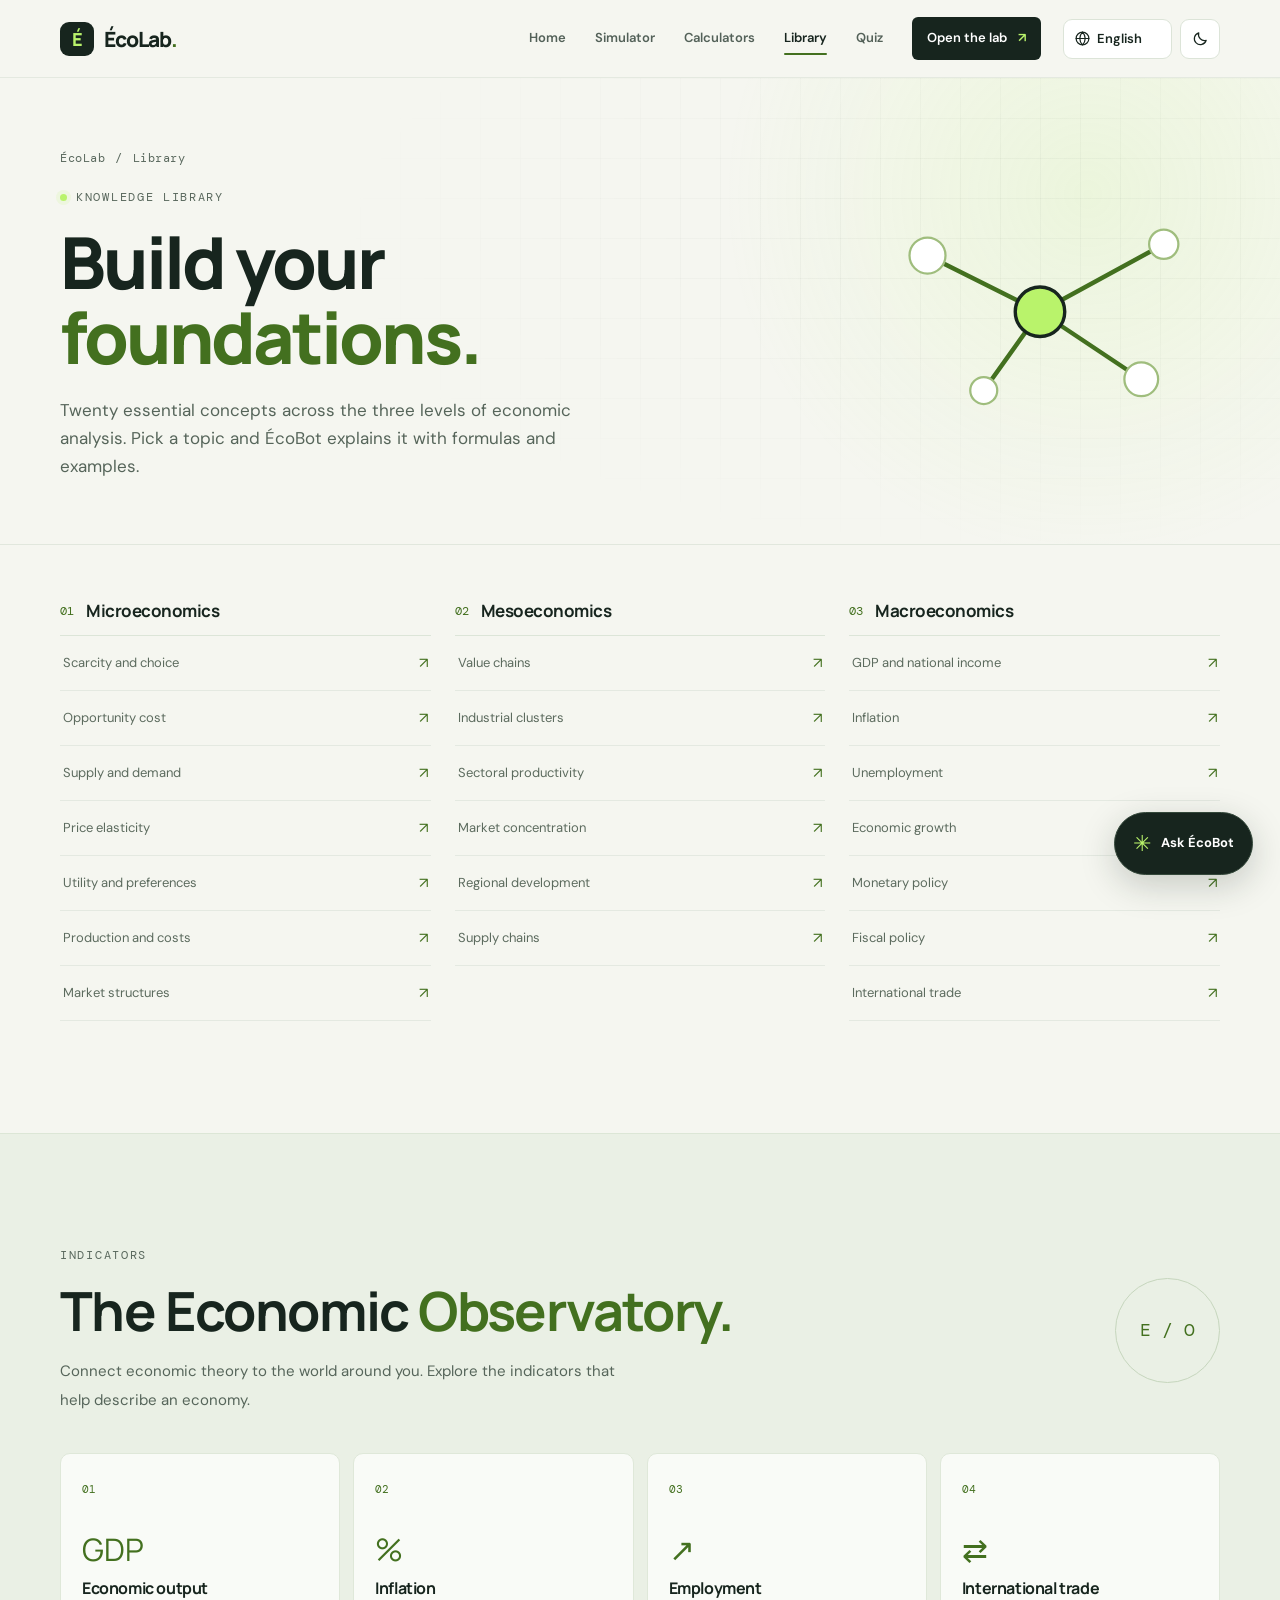
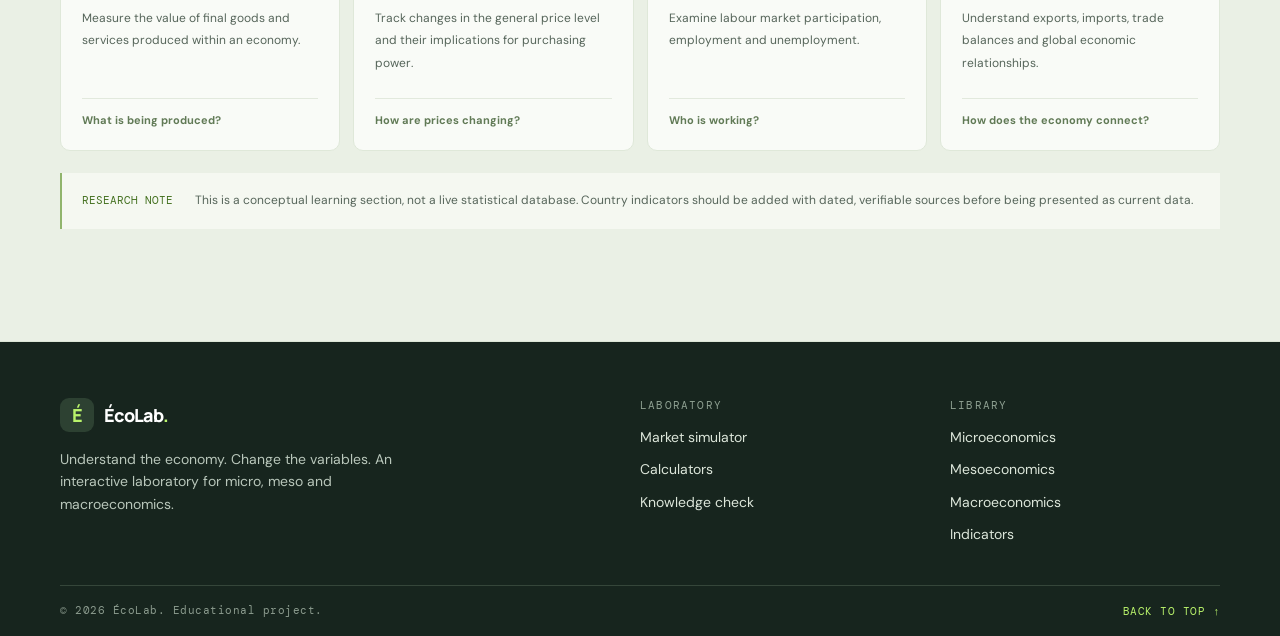
<file: learn.html>
<!DOCTYPE html>
<html lang="en">
<head>
  <meta charset="UTF-8">
  <meta name="viewport" content="width=device-width, initial-scale=1.0">
  <meta name="description" content="Core concepts in microeconomics, mesoeconomics and macroeconomics, explained with formulas and examples.">
  <meta name="theme-color" content="#101b16">
  <script>
    /* Runs before first paint: pick language + theme so nothing flashes.
       Language: saved choice, else the browser language, else English.
       Theme: saved choice, else the system setting. */
    (function () {
      var LANGS = ["en", "fr", "ar", "es", "pt"], d = document.documentElement, lang, theme;
      try { lang = localStorage.getItem("ecolab-lang"); theme = localStorage.getItem("ecolab-theme"); } catch (e) {}
      if (LANGS.indexOf(lang) < 0) {
        lang = (navigator.language || "en").slice(0, 2).toLowerCase();
        if (LANGS.indexOf(lang) < 0) lang = "en";
      }
      if (theme !== "light" && theme !== "dark") {
        theme = window.matchMedia && matchMedia("(prefers-color-scheme: dark)").matches ? "dark" : "light";
      }
      d.lang = lang;
      d.dir = lang === "ar" ? "rtl" : "ltr";
      d.setAttribute("data-theme", theme);
      if (lang === "ar") {
        document.write('<link rel="stylesheet" href="https://fonts.googleapis.com/css2?family=IBM+Plex+Sans+Arabic:wght@400;500;600;700&display=swap">');
      }
      // Translations load synchronously so the page never shows English first.
      if (lang !== "en") document.write('<script src="lang/' + lang + '.js"><\/script>');
    })();
  </script>
  <title>Concept Library — ÉcoLab</title>

  <link rel="icon" href="data:image/svg+xml,%3Csvg xmlns='http://www.w3.org/2000/svg' viewBox='0 0 64 64'%3E%3Crect width='64' height='64' rx='14' fill='%23101b16'/%3E%3Ctext x='32' y='45' font-family='Arial,sans-serif' font-size='38' font-weight='700' text-anchor='middle' fill='%23b9f36b'%3E%C3%89%3C/text%3E%3C/svg%3E">

  <link rel="preconnect" href="https://fonts.googleapis.com">
  <link rel="preconnect" href="https://fonts.gstatic.com" crossorigin>
  <link href="https://fonts.googleapis.com/css2?family=DM+Mono:wght@400;500&family=DM+Sans:wght@400;500;600;700&family=Manrope:wght@400;500;600;700;800&display=swap" rel="stylesheet">

  <link rel="stylesheet" href="style.css">
  <script src="script.js" defer></script>
</head>

<body class="page-learn" id="top">

  <a class="skip-link" href="#main">Skip to content</a>

  <!-- NAVIGATION -->
  <header class="site-header">
    <a class="brand" href="index.html" aria-label="ÉcoLab home">
      <span class="brand-mark">É</span>
      <span>ÉcoLab<span class="brand-dot">.</span></span>
    </a>

    <button class="menu-toggle" id="menuToggle" aria-label="Toggle navigation" aria-expanded="false" aria-controls="mainNav">
      <span></span><span></span><span></span>
    </button>

    <nav class="main-nav" id="mainNav" aria-label="Main">
      <a href="index.html">Home</a>
      <a href="simulator.html">Simulator</a>
      <a href="calculators.html">Calculators</a>
      <a href="learn.html" class="active" aria-current="page">Library</a>
      <a href="quiz.html">Quiz</a>
      <a href="simulator.html" class="nav-cta">Open the lab <span>↗</span></a>
    </nav>

    <div class="header-tools">
      <label class="lang-picker">
        <svg viewBox="0 0 24 24" aria-hidden="true"><circle cx="12" cy="12" r="9"/><path d="M3 12h18M12 3c2.5 2.6 3.8 5.6 3.8 9s-1.3 6.4-3.8 9M12 3c-2.5 2.6-3.8 5.6-3.8 9s1.3 6.4 3.8 9"/></svg>
        <select id="langSelect" aria-label="Language">
          <option value="en" lang="en">English</option>
          <option value="fr" lang="fr">Français</option>
          <option value="ar" lang="ar" dir="rtl">العربية</option>
          <option value="es" lang="es">Español</option>
          <option value="pt" lang="pt">Português</option>
        </select>
      </label>
      <button type="button" class="theme-toggle" id="themeToggle" aria-label="Switch to night mode">
        <svg class="icon-moon" viewBox="0 0 24 24" aria-hidden="true"><path d="M20 14.5A8.5 8.5 0 0 1 9.5 4a8.5 8.5 0 1 0 10.5 10.5Z"/></svg>
        <svg class="icon-sun" viewBox="0 0 24 24" aria-hidden="true"><circle cx="12" cy="12" r="4"/><path d="M12 2v2M12 20v2M4.9 4.9l1.4 1.4M17.7 17.7l1.4 1.4M2 12h2M20 12h2M4.9 19.1l1.4-1.4M17.7 6.3l1.4-1.4"/></svg>
      </button>
    </div>
  </header>

  <main id="main">

    <!-- PAGE HERO -->
    <section class="page-hero">
      <div class="section-wrap page-hero-inner">
        <div class="page-hero-copy">
          <nav class="breadcrumb" aria-label="Breadcrumb"><a href="index.html">ÉcoLab</a><span aria-hidden="true">/</span><span aria-current="page">Library</span></nav>
          <div class="eyebrow"><span class="live-dot"></span> KNOWLEDGE LIBRARY</div>
          <h1 class="page-title">Build your <span>foundations.</span></h1>
          <p class="page-intro">Twenty essential concepts across the three levels of economic analysis. Pick a topic and ÉcoBot explains it with formulas and examples.</p>
        </div>
        <div class="page-hero-art" aria-hidden="true">
          <svg viewBox="0 0 320 220" class="motif">
            <path class="motif-line motif-a" pathLength="1" d="M60 60 L160 110 L270 50 M160 110 L110 180 M160 110 L250 170" />
            <circle class="motif-node" cx="60" cy="60" r="16" />
            <circle class="motif-node" cx="270" cy="50" r="13" />
            <circle class="motif-node" cx="110" cy="180" r="12" />
            <circle class="motif-node" cx="250" cy="170" r="15" />
            <circle class="motif-dot motif-hub" cx="160" cy="110" r="22" />
          </svg>
        </div>
      </div>
    </section>

<!-- TOPICS -->
    <section class="section section-wrap topics-section" id="topics">
      <div class="topic-groups">
        <div class="topic-group" id="micro-topics">
          <div class="topic-group-heading"><span>01</span><h3>Microeconomics</h3></div>
          <div class="topic-list">
            <button class="topic-item" data-question="Explain scarcity and choice in economics."><span>Scarcity and choice</span><span>↗</span></button>
            <button class="topic-item" data-question="Explain opportunity cost with an example."><span>Opportunity cost</span><span>↗</span></button>
            <button class="topic-item" data-question="Explain supply and demand and market equilibrium."><span>Supply and demand</span><span>↗</span></button>
            <button class="topic-item" data-question="Explain price elasticity of demand."><span>Price elasticity</span><span>↗</span></button>
            <button class="topic-item" data-question="Explain consumer utility and preferences."><span>Utility and preferences</span><span>↗</span></button>
            <button class="topic-item" data-question="Explain production costs and marginal cost."><span>Production and costs</span><span>↗</span></button>
            <button class="topic-item" data-question="Explain monopoly, oligopoly and perfect competition."><span>Market structures</span><span>↗</span></button>
          </div>
        </div>

        <div class="topic-group" id="meso-topics">
          <div class="topic-group-heading"><span>02</span><h3>Mesoeconomics</h3></div>
          <div class="topic-list">
            <button class="topic-item" data-question="Explain value chains in mesoeconomics."><span>Value chains</span><span>↗</span></button>
            <button class="topic-item" data-question="What are industrial clusters?"><span>Industrial clusters</span><span>↗</span></button>
            <button class="topic-item" data-question="Explain sectoral productivity."><span>Sectoral productivity</span><span>↗</span></button>
            <button class="topic-item" data-question="Explain market concentration and HHI."><span>Market concentration</span><span>↗</span></button>
            <button class="topic-item" data-question="Explain regional economic development."><span>Regional development</span><span>↗</span></button>
            <button class="topic-item" data-question="Explain supply chains and industrial organization."><span>Supply chains</span><span>↗</span></button>
          </div>
        </div>

        <div class="topic-group" id="macro-topics">
          <div class="topic-group-heading"><span>03</span><h3>Macroeconomics</h3></div>
          <div class="topic-list">
            <button class="topic-item" data-question="Explain GDP and the expenditure approach."><span>GDP and national income</span><span>↗</span></button>
            <button class="topic-item" data-question="Explain inflation and how it is measured."><span>Inflation</span><span>↗</span></button>
            <button class="topic-item" data-question="Explain unemployment and its different types."><span>Unemployment</span><span>↗</span></button>
            <button class="topic-item" data-question="Explain economic growth."><span>Economic growth</span><span>↗</span></button>
            <button class="topic-item" data-question="Explain monetary policy and interest rates."><span>Monetary policy</span><span>↗</span></button>
            <button class="topic-item" data-question="Explain fiscal policy and government spending."><span>Fiscal policy</span><span>↗</span></button>
            <button class="topic-item" data-question="Explain international trade and net exports."><span>International trade</span><span>↗</span></button>
          </div>
        </div>
      </div>
    </section>

<!-- OBSERVATORY -->
    <section class="section observatory-section" id="observatory">
      <div class="section-wrap">
        <div class="observatory-header">
          <div>
            <div class="eyebrow">INDICATORS</div>
            <h2>The Economic <span>Observatory.</span></h2>
            <p>Connect economic theory to the world around you. Explore the indicators that help describe an economy.</p>
          </div>
          <span class="observatory-mark">E / O</span>
        </div>

        <div class="indicator-grid">
          <article class="indicator-card">
            <span class="indicator-number">01</span>
            <span class="indicator-symbol">GDP</span>
            <h3>Economic output</h3>
            <p>Measure the value of final goods and services produced within an economy.</p>
            <span class="indicator-question">What is being produced?</span>
          </article>
          <article class="indicator-card">
            <span class="indicator-number">02</span>
            <span class="indicator-symbol">%</span>
            <h3>Inflation</h3>
            <p>Track changes in the general price level and their implications for purchasing power.</p>
            <span class="indicator-question">How are prices changing?</span>
          </article>
          <article class="indicator-card">
            <span class="indicator-number">03</span>
            <span class="indicator-symbol">↗</span>
            <h3>Employment</h3>
            <p>Examine labour market participation, employment and unemployment.</p>
            <span class="indicator-question">Who is working?</span>
          </article>
          <article class="indicator-card">
            <span class="indicator-number">04</span>
            <span class="indicator-symbol">⇄</span>
            <h3>International trade</h3>
            <p>Understand exports, imports, trade balances and global economic relationships.</p>
            <span class="indicator-question">How does the economy connect?</span>
          </article>
        </div>

        <div class="observatory-disclaimer">
          <span>RESEARCH NOTE</span>
          <p>This is a conceptual learning section, not a live statistical database. Country indicators should be added with dated, verifiable sources before being presented as current data.</p>
        </div>
      </div>
    </section>
  </main>

  <!-- FOOTER -->
  <footer class="site-footer">
    <div class="section-wrap footer-grid">
      <div class="footer-about">
        <a class="brand footer-brand" href="index.html"><span class="brand-mark">É</span><span>ÉcoLab<span class="brand-dot">.</span></span></a>
        <p>Understand the economy. Change the variables. An interactive laboratory for micro, meso and macroeconomics.</p>
      </div>

      <nav class="footer-col" aria-label="Laboratory">
        <span>LABORATORY</span>
        <a href="simulator.html">Market simulator</a>
        <a href="calculators.html">Calculators</a>
        <a href="quiz.html">Knowledge check</a>
      </nav>

      <nav class="footer-col" aria-label="Library">
        <span>LIBRARY</span>
        <a href="learn.html#micro-topics">Microeconomics</a>
        <a href="learn.html#meso-topics">Mesoeconomics</a>
        <a href="learn.html#macro-topics">Macroeconomics</a>
        <a href="learn.html#observatory">Indicators</a>
      </nav>
    </div>

    <div class="section-wrap footer-bottom">
      <span>© <span id="currentYear"></span> ÉcoLab. Educational project.</span>
      <a href="#top" class="back-top">BACK TO TOP ↑</a>
    </div>
  </footer>

  <!-- ÉCOBOT LAUNCHER -->
  <button class="ecobot-launcher" id="ecobotLauncher"
    aria-label="Open ÉcoBot" aria-expanded="false" aria-controls="ecobotWindow">
    <span class="ecobot-launcher-icon">✳</span>
    <span class="ecobot-launcher-label">Ask ÉcoBot</span>
  </button>

  <!-- ÉCOBOT CHAT WINDOW -->
  <section class="ecobot-window" id="ecobotWindow"
    aria-label="ÉcoBot economics tutor" hidden>

    <header class="ecobot-header">
      <div class="ecobot-avatar">É</div>
      <div class="ecobot-identity">
        <strong>ÉcoBot</strong>
        <span><i></i> Your economics tutor</span>
      </div>
      <button id="ecobotClose" class="ecobot-close" aria-label="Close chatbot">×</button>
    </header>

    <div class="ecobot-context">
      <span>LEARNING DOMAIN</span>
      <select id="ecobotDomain" aria-label="Choose economics domain">
        <option value="general">General economics</option>
        <option value="micro">Microeconomics</option>
        <option value="meso">Mesoeconomics</option>
        <option value="macro">Macroeconomics</option>
        <option value="statistics">Statistics</option>
      </select>
    </div>

    <div class="ecobot-messages" id="ecobotMessages" aria-live="polite">
      <div class="bot-message">
        <span class="message-label">ÉCOBOT · WELCOME</span>
        <p>Hello! I'm ÉcoBot, your personal economics tutor.</p>
        <p>Ask me about an economic concept, a formula, a calculation or a real-world phenomenon. Where shall we begin?</p>
      </div>

      <div class="ecobot-suggestions">
        <button class="suggestion-chip" data-question="Explain the difference between microeconomics and macroeconomics.">Micro vs Macro</button>
        <button class="suggestion-chip" data-question="Explain price elasticity of demand with an example.">Price elasticity</button>
        <button class="suggestion-chip" data-question="Teach me how to calculate GDP.">Calculate GDP</button>
        <button class="suggestion-chip" data-question="Explain the difference between mean and median.">Statistics</button>
      </div>
    </div>

    <form class="ecobot-form" id="ecobotForm">
      <input type="text" id="ecobotInput"
        placeholder="Ask an economics question..."
        autocomplete="off" aria-label="Your question" required>
      <button type="submit" aria-label="Send message">↑</button>
    </form>

    <div class="ecobot-footer">ÉCOLAB · LEARN BY UNDERSTANDING</div>
  </section>

</body>
</html>
</file>
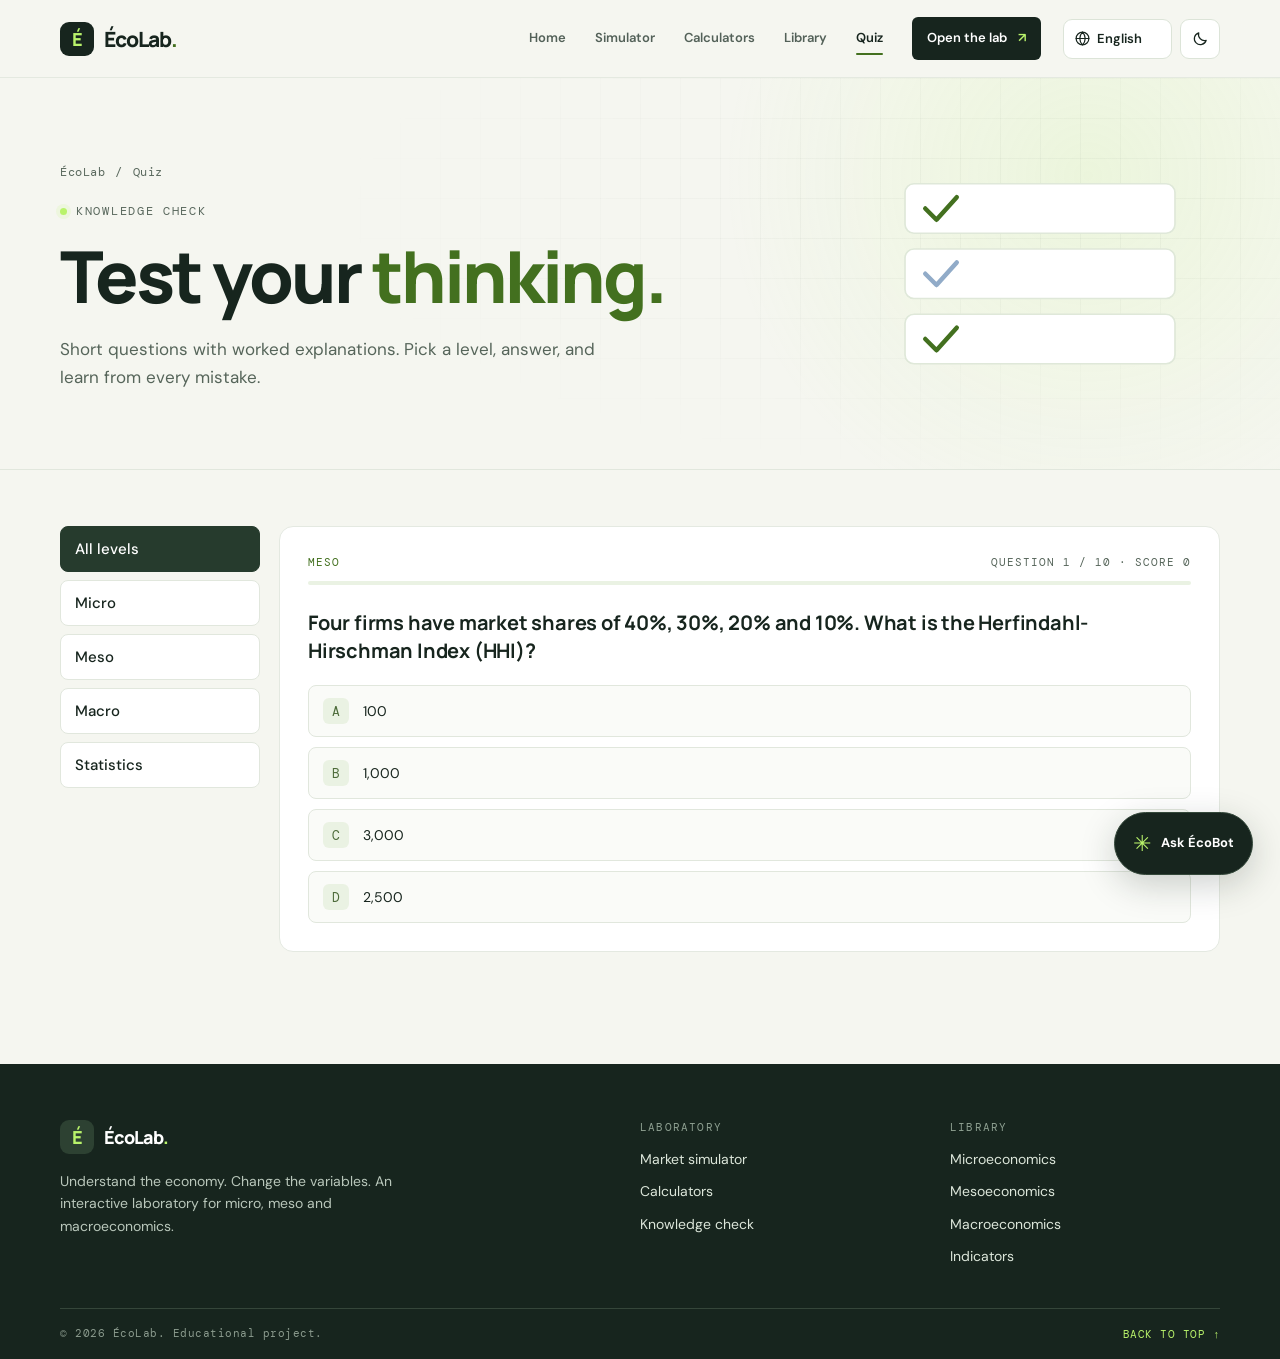
<file: quiz.html>
<!DOCTYPE html>
<html lang="en">
<head>
  <meta charset="UTF-8">
  <meta name="viewport" content="width=device-width, initial-scale=1.0">
  <meta name="description" content="Test your understanding of micro, meso and macroeconomics and statistics with worked explanations.">
  <meta name="theme-color" content="#101b16">
  <script>
    /* Runs before first paint: pick language + theme so nothing flashes.
       Language: saved choice, else the browser language, else English.
       Theme: saved choice, else the system setting. */
    (function () {
      var LANGS = ["en", "fr", "ar", "es", "pt"], d = document.documentElement, lang, theme;
      try { lang = localStorage.getItem("ecolab-lang"); theme = localStorage.getItem("ecolab-theme"); } catch (e) {}
      if (LANGS.indexOf(lang) < 0) {
        lang = (navigator.language || "en").slice(0, 2).toLowerCase();
        if (LANGS.indexOf(lang) < 0) lang = "en";
      }
      if (theme !== "light" && theme !== "dark") {
        theme = window.matchMedia && matchMedia("(prefers-color-scheme: dark)").matches ? "dark" : "light";
      }
      d.lang = lang;
      d.dir = lang === "ar" ? "rtl" : "ltr";
      d.setAttribute("data-theme", theme);
      if (lang === "ar") {
        document.write('<link rel="stylesheet" href="https://fonts.googleapis.com/css2?family=IBM+Plex+Sans+Arabic:wght@400;500;600;700&display=swap">');
      }
      // Translations load synchronously so the page never shows English first.
      if (lang !== "en") document.write('<script src="lang/' + lang + '.js"><\/script>');
    })();
  </script>
  <title>Knowledge Check — ÉcoLab</title>

  <link rel="icon" href="data:image/svg+xml,%3Csvg xmlns='http://www.w3.org/2000/svg' viewBox='0 0 64 64'%3E%3Crect width='64' height='64' rx='14' fill='%23101b16'/%3E%3Ctext x='32' y='45' font-family='Arial,sans-serif' font-size='38' font-weight='700' text-anchor='middle' fill='%23b9f36b'%3E%C3%89%3C/text%3E%3C/svg%3E">

  <link rel="preconnect" href="https://fonts.googleapis.com">
  <link rel="preconnect" href="https://fonts.gstatic.com" crossorigin>
  <link href="https://fonts.googleapis.com/css2?family=DM+Mono:wght@400;500&family=DM+Sans:wght@400;500;600;700&family=Manrope:wght@400;500;600;700;800&display=swap" rel="stylesheet">

  <link rel="stylesheet" href="style.css">
  <script src="script.js" defer></script>
</head>

<body class="page-quiz" id="top">

  <a class="skip-link" href="#main">Skip to content</a>

  <!-- NAVIGATION -->
  <header class="site-header">
    <a class="brand" href="index.html" aria-label="ÉcoLab home">
      <span class="brand-mark">É</span>
      <span>ÉcoLab<span class="brand-dot">.</span></span>
    </a>

    <button class="menu-toggle" id="menuToggle" aria-label="Toggle navigation" aria-expanded="false" aria-controls="mainNav">
      <span></span><span></span><span></span>
    </button>

    <nav class="main-nav" id="mainNav" aria-label="Main">
      <a href="index.html">Home</a>
      <a href="simulator.html">Simulator</a>
      <a href="calculators.html">Calculators</a>
      <a href="learn.html">Library</a>
      <a href="quiz.html" class="active" aria-current="page">Quiz</a>
      <a href="simulator.html" class="nav-cta">Open the lab <span>↗</span></a>
    </nav>

    <div class="header-tools">
      <label class="lang-picker">
        <svg viewBox="0 0 24 24" aria-hidden="true"><circle cx="12" cy="12" r="9"/><path d="M3 12h18M12 3c2.5 2.6 3.8 5.6 3.8 9s-1.3 6.4-3.8 9M12 3c-2.5 2.6-3.8 5.6-3.8 9s1.3 6.4 3.8 9"/></svg>
        <select id="langSelect" aria-label="Language">
          <option value="en" lang="en">English</option>
          <option value="fr" lang="fr">Français</option>
          <option value="ar" lang="ar" dir="rtl">العربية</option>
          <option value="es" lang="es">Español</option>
          <option value="pt" lang="pt">Português</option>
        </select>
      </label>
      <button type="button" class="theme-toggle" id="themeToggle" aria-label="Switch to night mode">
        <svg class="icon-moon" viewBox="0 0 24 24" aria-hidden="true"><path d="M20 14.5A8.5 8.5 0 0 1 9.5 4a8.5 8.5 0 1 0 10.5 10.5Z"/></svg>
        <svg class="icon-sun" viewBox="0 0 24 24" aria-hidden="true"><circle cx="12" cy="12" r="4"/><path d="M12 2v2M12 20v2M4.9 4.9l1.4 1.4M17.7 17.7l1.4 1.4M2 12h2M20 12h2M4.9 19.1l1.4-1.4M17.7 6.3l1.4-1.4"/></svg>
      </button>
    </div>
  </header>

  <main id="main">

    <!-- PAGE HERO -->
    <section class="page-hero">
      <div class="section-wrap page-hero-inner">
        <div class="page-hero-copy">
          <nav class="breadcrumb" aria-label="Breadcrumb"><a href="index.html">ÉcoLab</a><span aria-hidden="true">/</span><span aria-current="page">Quiz</span></nav>
          <div class="eyebrow"><span class="live-dot"></span> KNOWLEDGE CHECK</div>
          <h1 class="page-title">Test your <span>thinking.</span></h1>
          <p class="page-intro">Short questions with worked explanations. Pick a level, answer, and learn from every mistake.</p>
        </div>
        <div class="page-hero-art" aria-hidden="true">
          <svg viewBox="0 0 320 220" class="motif">
            <rect class="motif-card" x="40" y="30" width="240" height="44" rx="8" />
            <rect class="motif-card" x="40" y="88" width="240" height="44" rx="8" />
            <rect class="motif-card" x="40" y="146" width="240" height="44" rx="8" />
            <path class="motif-line motif-a" pathLength="1" d="M58 52 l10 10 l18 -20" />
            <path class="motif-line motif-b" pathLength="1" d="M58 110 l10 10 l18 -20" />
            <path class="motif-line motif-c" pathLength="1" d="M58 168 l10 10 l18 -20" />
          </svg>
        </div>
      </div>
    </section>

<!-- KNOWLEDGE CHECK -->
    <section class="section section-wrap quiz-section" id="quiz">
      <div class="quiz-layout">
        <div class="quiz-filters" role="group" aria-label="Choose a quiz level">
          <button type="button" class="quiz-filter active" data-level="all" aria-pressed="true">All levels</button>
          <button type="button" class="quiz-filter" data-level="micro" aria-pressed="false">Micro</button>
          <button type="button" class="quiz-filter" data-level="meso" aria-pressed="false">Meso</button>
          <button type="button" class="quiz-filter" data-level="macro" aria-pressed="false">Macro</button>
          <button type="button" class="quiz-filter" data-level="statistics" aria-pressed="false">Statistics</button>
        </div>

        <article class="quiz-card" id="quizCard">
          <noscript>Enable JavaScript to take the quiz.</noscript>
        </article>
      </div>
    </section>
  </main>

  <!-- FOOTER -->
  <footer class="site-footer">
    <div class="section-wrap footer-grid">
      <div class="footer-about">
        <a class="brand footer-brand" href="index.html"><span class="brand-mark">É</span><span>ÉcoLab<span class="brand-dot">.</span></span></a>
        <p>Understand the economy. Change the variables. An interactive laboratory for micro, meso and macroeconomics.</p>
      </div>

      <nav class="footer-col" aria-label="Laboratory">
        <span>LABORATORY</span>
        <a href="simulator.html">Market simulator</a>
        <a href="calculators.html">Calculators</a>
        <a href="quiz.html">Knowledge check</a>
      </nav>

      <nav class="footer-col" aria-label="Library">
        <span>LIBRARY</span>
        <a href="learn.html#micro-topics">Microeconomics</a>
        <a href="learn.html#meso-topics">Mesoeconomics</a>
        <a href="learn.html#macro-topics">Macroeconomics</a>
        <a href="learn.html#observatory">Indicators</a>
      </nav>
    </div>

    <div class="section-wrap footer-bottom">
      <span>© <span id="currentYear"></span> ÉcoLab. Educational project.</span>
      <a href="#top" class="back-top">BACK TO TOP ↑</a>
    </div>
  </footer>

  <!-- ÉCOBOT LAUNCHER -->
  <button class="ecobot-launcher" id="ecobotLauncher"
    aria-label="Open ÉcoBot" aria-expanded="false" aria-controls="ecobotWindow">
    <span class="ecobot-launcher-icon">✳</span>
    <span class="ecobot-launcher-label">Ask ÉcoBot</span>
  </button>

  <!-- ÉCOBOT CHAT WINDOW -->
  <section class="ecobot-window" id="ecobotWindow"
    aria-label="ÉcoBot economics tutor" hidden>

    <header class="ecobot-header">
      <div class="ecobot-avatar">É</div>
      <div class="ecobot-identity">
        <strong>ÉcoBot</strong>
        <span><i></i> Your economics tutor</span>
      </div>
      <button id="ecobotClose" class="ecobot-close" aria-label="Close chatbot">×</button>
    </header>

    <div class="ecobot-context">
      <span>LEARNING DOMAIN</span>
      <select id="ecobotDomain" aria-label="Choose economics domain">
        <option value="general">General economics</option>
        <option value="micro">Microeconomics</option>
        <option value="meso">Mesoeconomics</option>
        <option value="macro">Macroeconomics</option>
        <option value="statistics">Statistics</option>
      </select>
    </div>

    <div class="ecobot-messages" id="ecobotMessages" aria-live="polite">
      <div class="bot-message">
        <span class="message-label">ÉCOBOT · WELCOME</span>
        <p>Hello! I'm ÉcoBot, your personal economics tutor.</p>
        <p>Ask me about an economic concept, a formula, a calculation or a real-world phenomenon. Where shall we begin?</p>
      </div>

      <div class="ecobot-suggestions">
        <button class="suggestion-chip" data-question="Explain the difference between microeconomics and macroeconomics.">Micro vs Macro</button>
        <button class="suggestion-chip" data-question="Explain price elasticity of demand with an example.">Price elasticity</button>
        <button class="suggestion-chip" data-question="Teach me how to calculate GDP.">Calculate GDP</button>
        <button class="suggestion-chip" data-question="Explain the difference between mean and median.">Statistics</button>
      </div>
    </div>

    <form class="ecobot-form" id="ecobotForm">
      <input type="text" id="ecobotInput"
        placeholder="Ask an economics question..."
        autocomplete="off" aria-label="Your question" required>
      <button type="submit" aria-label="Send message">↑</button>
    </form>

    <div class="ecobot-footer">ÉCOLAB · LEARN BY UNDERSTANDING</div>
  </section>

</body>
</html>
</file>
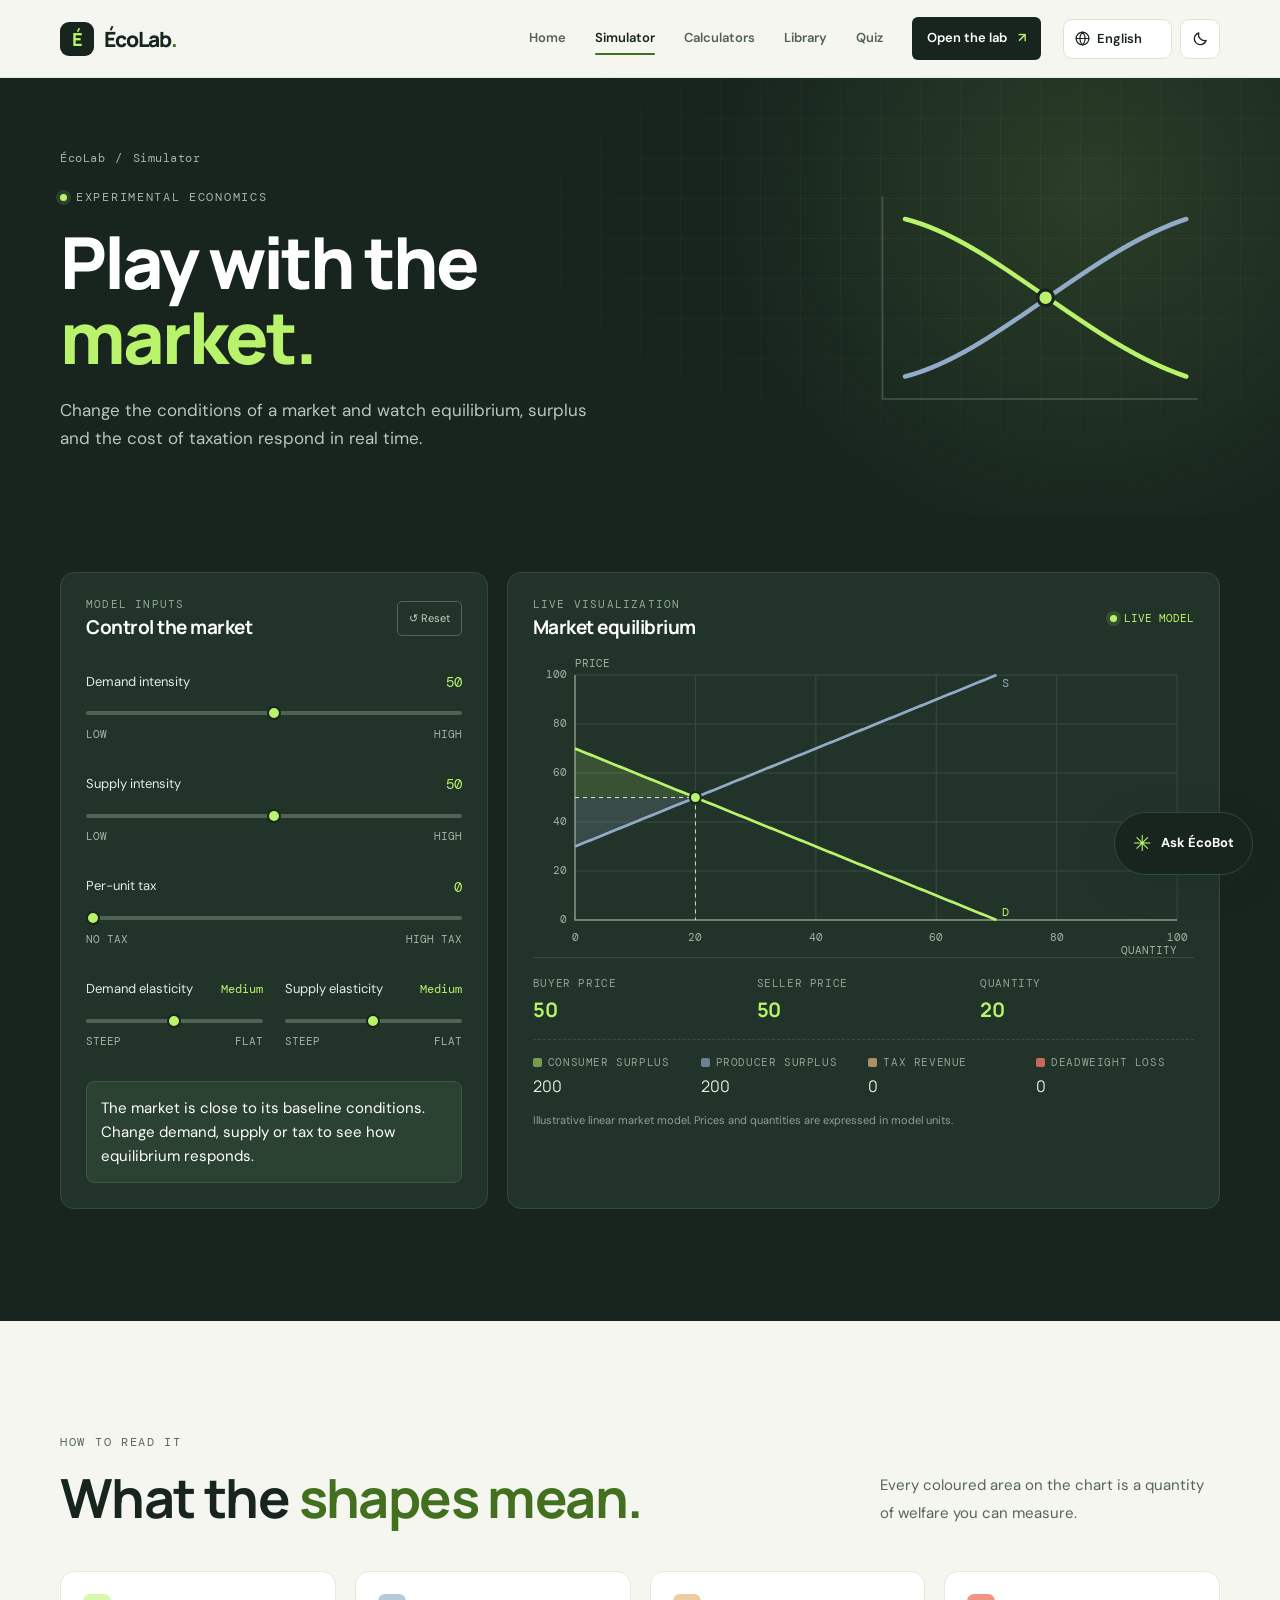
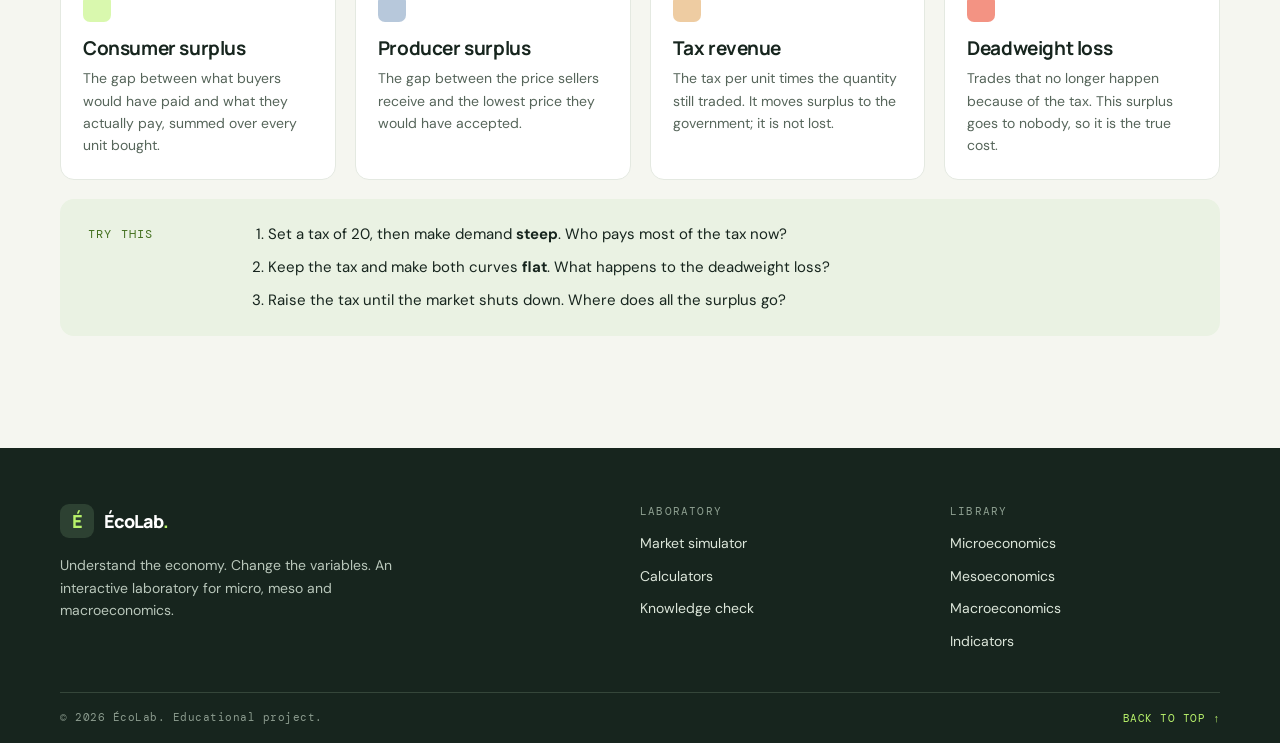
<file: simulator.html>
<!DOCTYPE html>
<html lang="en">
<head>
  <meta charset="UTF-8">
  <meta name="viewport" content="width=device-width, initial-scale=1.0">
  <meta name="description" content="Shift supply and demand, change elasticities and add a tax. See consumer surplus, producer surplus, tax revenue and deadweight loss live.">
  <meta name="theme-color" content="#101b16">
  <script>
    /* Runs before first paint: pick language + theme so nothing flashes.
       Language: saved choice, else the browser language, else English.
       Theme: saved choice, else the system setting. */
    (function () {
      var LANGS = ["en", "fr", "ar", "es", "pt"], d = document.documentElement, lang, theme;
      try { lang = localStorage.getItem("ecolab-lang"); theme = localStorage.getItem("ecolab-theme"); } catch (e) {}
      if (LANGS.indexOf(lang) < 0) {
        lang = (navigator.language || "en").slice(0, 2).toLowerCase();
        if (LANGS.indexOf(lang) < 0) lang = "en";
      }
      if (theme !== "light" && theme !== "dark") {
        theme = window.matchMedia && matchMedia("(prefers-color-scheme: dark)").matches ? "dark" : "light";
      }
      d.lang = lang;
      d.dir = lang === "ar" ? "rtl" : "ltr";
      d.setAttribute("data-theme", theme);
      if (lang === "ar") {
        document.write('<link rel="stylesheet" href="https://fonts.googleapis.com/css2?family=IBM+Plex+Sans+Arabic:wght@400;500;600;700&display=swap">');
      }
      // Translations load synchronously so the page never shows English first.
      if (lang !== "en") document.write('<script src="lang/' + lang + '.js"><\/script>');
    })();
  </script>
  <title>Market Simulator — ÉcoLab</title>

  <link rel="icon" href="data:image/svg+xml,%3Csvg xmlns='http://www.w3.org/2000/svg' viewBox='0 0 64 64'%3E%3Crect width='64' height='64' rx='14' fill='%23101b16'/%3E%3Ctext x='32' y='45' font-family='Arial,sans-serif' font-size='38' font-weight='700' text-anchor='middle' fill='%23b9f36b'%3E%C3%89%3C/text%3E%3C/svg%3E">

  <link rel="preconnect" href="https://fonts.googleapis.com">
  <link rel="preconnect" href="https://fonts.gstatic.com" crossorigin>
  <link href="https://fonts.googleapis.com/css2?family=DM+Mono:wght@400;500&family=DM+Sans:wght@400;500;600;700&family=Manrope:wght@400;500;600;700;800&display=swap" rel="stylesheet">

  <link rel="stylesheet" href="style.css">
  <script src="script.js" defer></script>
</head>

<body class="page-simulator" id="top">

  <a class="skip-link" href="#main">Skip to content</a>

  <!-- NAVIGATION -->
  <header class="site-header">
    <a class="brand" href="index.html" aria-label="ÉcoLab home">
      <span class="brand-mark">É</span>
      <span>ÉcoLab<span class="brand-dot">.</span></span>
    </a>

    <button class="menu-toggle" id="menuToggle" aria-label="Toggle navigation" aria-expanded="false" aria-controls="mainNav">
      <span></span><span></span><span></span>
    </button>

    <nav class="main-nav" id="mainNav" aria-label="Main">
      <a href="index.html">Home</a>
      <a href="simulator.html" class="active" aria-current="page">Simulator</a>
      <a href="calculators.html">Calculators</a>
      <a href="learn.html">Library</a>
      <a href="quiz.html">Quiz</a>
      <a href="simulator.html" class="nav-cta">Open the lab <span>↗</span></a>
    </nav>

    <div class="header-tools">
      <label class="lang-picker">
        <svg viewBox="0 0 24 24" aria-hidden="true"><circle cx="12" cy="12" r="9"/><path d="M3 12h18M12 3c2.5 2.6 3.8 5.6 3.8 9s-1.3 6.4-3.8 9M12 3c-2.5 2.6-3.8 5.6-3.8 9s1.3 6.4 3.8 9"/></svg>
        <select id="langSelect" aria-label="Language">
          <option value="en" lang="en">English</option>
          <option value="fr" lang="fr">Français</option>
          <option value="ar" lang="ar" dir="rtl">العربية</option>
          <option value="es" lang="es">Español</option>
          <option value="pt" lang="pt">Português</option>
        </select>
      </label>
      <button type="button" class="theme-toggle" id="themeToggle" aria-label="Switch to night mode">
        <svg class="icon-moon" viewBox="0 0 24 24" aria-hidden="true"><path d="M20 14.5A8.5 8.5 0 0 1 9.5 4a8.5 8.5 0 1 0 10.5 10.5Z"/></svg>
        <svg class="icon-sun" viewBox="0 0 24 24" aria-hidden="true"><circle cx="12" cy="12" r="4"/><path d="M12 2v2M12 20v2M4.9 4.9l1.4 1.4M17.7 17.7l1.4 1.4M2 12h2M20 12h2M4.9 19.1l1.4-1.4M17.7 6.3l1.4-1.4"/></svg>
      </button>
    </div>
  </header>

  <main id="main">

    <!-- PAGE HERO -->
    <section class="page-hero">
      <div class="section-wrap page-hero-inner">
        <div class="page-hero-copy">
          <nav class="breadcrumb" aria-label="Breadcrumb"><a href="index.html">ÉcoLab</a><span aria-hidden="true">/</span><span aria-current="page">Simulator</span></nav>
          <div class="eyebrow"><span class="live-dot"></span> EXPERIMENTAL ECONOMICS</div>
          <h1 class="page-title">Play with the <span>market.</span></h1>
          <p class="page-intro">Change the conditions of a market and watch equilibrium, surplus and the cost of taxation respond in real time.</p>
        </div>
        <div class="page-hero-art" aria-hidden="true">
          <svg viewBox="0 0 320 220" class="motif">
            <path class="motif-grid" d="M20 20 V200 H300" />
            <path class="motif-line motif-a" pathLength="1" d="M40 40 C 120 60, 200 150, 290 180" />
            <path class="motif-line motif-b" pathLength="1" d="M40 180 C 120 160, 200 70, 290 40" />
            <circle class="motif-dot" cx="165" cy="110" r="7" />
          </svg>
        </div>
      </div>
    </section>

<!-- SIMULATOR -->
    <section class="section simulator-section" id="simulator">
      <div class="section-wrap">
        <div class="simulator-layout">
          <div class="sim-controls">
            <div class="panel-heading">
              <div><span class="panel-index">MODEL INPUTS</span><h3>Control the market</h3></div>
              <button class="reset-button" id="resetMarket">↺ Reset</button>
            </div>

            <div class="slider-control">
              <div class="slider-title"><label for="demandSlider">Demand intensity</label><output id="demandValue">50</output></div>
              <input type="range" id="demandSlider" min="10" max="90" value="50">
              <div class="range-labels"><span>LOW</span><span>HIGH</span></div>
            </div>

            <div class="slider-control">
              <div class="slider-title"><label for="supplySlider">Supply intensity</label><output id="supplyValue">50</output></div>
              <input type="range" id="supplySlider" min="10" max="90" value="50">
              <div class="range-labels"><span>LOW</span><span>HIGH</span></div>
            </div>

            <div class="slider-control">
              <div class="slider-title"><label for="taxSlider">Per-unit tax</label><output id="taxValue">0</output></div>
              <input type="range" id="taxSlider" min="0" max="40" value="0">
              <div class="range-labels"><span>NO TAX</span><span>HIGH TAX</span></div>
            </div>

            <div class="slider-pair">
              <div class="slider-control">
                <div class="slider-title"><label for="demandSlopeSlider">Demand elasticity</label><output id="demandSlopeValue">Medium</output></div>
                <input type="range" id="demandSlopeSlider" min="1" max="5" step="1" value="3">
                <div class="range-labels"><span>STEEP</span><span>FLAT</span></div>
              </div>

              <div class="slider-control">
                <div class="slider-title"><label for="supplySlopeSlider">Supply elasticity</label><output id="supplySlopeValue">Medium</output></div>
                <input type="range" id="supplySlopeSlider" min="1" max="5" step="1" value="3">
                <div class="range-labels"><span>STEEP</span><span>FLAT</span></div>
              </div>
            </div>

            <div class="model-explanation" id="marketExplanation" aria-live="polite">
              <span class="explanation-icon">↗</span>
              <p>Adjust the variables to explore how demand, supply and taxation influence market equilibrium.</p>
            </div>
          </div>

          <div class="sim-chart-panel">
            <div class="chart-panel-header">
              <div><span class="panel-index">LIVE VISUALIZATION</span><h3>Market equilibrium</h3></div>
              <span class="chart-live"><span class="live-dot"></span> LIVE MODEL</span>
            </div>

            <div class="market-chart-wrap">
              <canvas id="marketChart" aria-label="Supply and demand market chart" role="img"></canvas>
            </div>

            <div class="equilibrium-results">
              <div><span>BUYER PRICE</span><strong id="buyerPrice">50.0</strong></div>
              <div><span>SELLER PRICE</span><strong id="sellerPrice">50.0</strong></div>
              <div><span>QUANTITY</span><strong id="equilibriumQuantity">50.0</strong></div>
            </div>
            <div class="welfare-results" aria-live="polite">
              <div><span><i class="swatch swatch-consumer"></i>CONSUMER SURPLUS</span><strong id="consumerSurplus">0</strong></div>
              <div><span><i class="swatch swatch-producer"></i>PRODUCER SURPLUS</span><strong id="producerSurplus">0</strong></div>
              <div><span><i class="swatch swatch-revenue"></i>TAX REVENUE</span><strong id="taxRevenue">0</strong></div>
              <div><span><i class="swatch swatch-deadweight"></i>DEADWEIGHT LOSS</span><strong id="deadweightLoss">0</strong></div>
            </div>

            <p class="chart-footnote">Illustrative linear market model. Prices and quantities are expressed in model units.</p>
          </div>
        </div>
      </div>
    </section>

    <!-- READING THE CHART -->
    <section class="section section-wrap guide-section">
      <div class="section-heading">
        <div>
          <div class="eyebrow">HOW TO READ IT</div>
          <h2>What the <span>shapes mean.</span></h2>
        </div>
        <p class="section-intro">Every coloured area on the chart is a quantity of welfare you can measure.</p>
      </div>

      <div class="guide-grid">
        <article class="guide-card"><i class="swatch swatch-consumer"></i><h3>Consumer surplus</h3><p>The gap between what buyers would have paid and what they actually pay, summed over every unit bought.</p></article>
        <article class="guide-card"><i class="swatch swatch-producer"></i><h3>Producer surplus</h3><p>The gap between the price sellers receive and the lowest price they would have accepted.</p></article>
        <article class="guide-card"><i class="swatch swatch-revenue"></i><h3>Tax revenue</h3><p>The tax per unit times the quantity still traded. It moves surplus to the government; it is not lost.</p></article>
        <article class="guide-card"><i class="swatch swatch-deadweight"></i><h3>Deadweight loss</h3><p>Trades that no longer happen because of the tax. This surplus goes to nobody, so it is the true cost.</p></article>
      </div>

      <div class="try-list">
        <span>TRY THIS</span>
        <ol>
          <li>Set a tax of 20, then make demand <strong>steep</strong>. Who pays most of the tax now?</li>
          <li>Keep the tax and make both curves <strong>flat</strong>. What happens to the deadweight loss?</li>
          <li>Raise the tax until the market shuts down. Where does all the surplus go?</li>
        </ol>
      </div>
    </section>

  </main>

  <!-- FOOTER -->
  <footer class="site-footer">
    <div class="section-wrap footer-grid">
      <div class="footer-about">
        <a class="brand footer-brand" href="index.html"><span class="brand-mark">É</span><span>ÉcoLab<span class="brand-dot">.</span></span></a>
        <p>Understand the economy. Change the variables. An interactive laboratory for micro, meso and macroeconomics.</p>
      </div>

      <nav class="footer-col" aria-label="Laboratory">
        <span>LABORATORY</span>
        <a href="simulator.html">Market simulator</a>
        <a href="calculators.html">Calculators</a>
        <a href="quiz.html">Knowledge check</a>
      </nav>

      <nav class="footer-col" aria-label="Library">
        <span>LIBRARY</span>
        <a href="learn.html#micro-topics">Microeconomics</a>
        <a href="learn.html#meso-topics">Mesoeconomics</a>
        <a href="learn.html#macro-topics">Macroeconomics</a>
        <a href="learn.html#observatory">Indicators</a>
      </nav>
    </div>

    <div class="section-wrap footer-bottom">
      <span>© <span id="currentYear"></span> ÉcoLab. Educational project.</span>
      <a href="#top" class="back-top">BACK TO TOP ↑</a>
    </div>
  </footer>

  <!-- ÉCOBOT LAUNCHER -->
  <button class="ecobot-launcher" id="ecobotLauncher"
    aria-label="Open ÉcoBot" aria-expanded="false" aria-controls="ecobotWindow">
    <span class="ecobot-launcher-icon">✳</span>
    <span class="ecobot-launcher-label">Ask ÉcoBot</span>
  </button>

  <!-- ÉCOBOT CHAT WINDOW -->
  <section class="ecobot-window" id="ecobotWindow"
    aria-label="ÉcoBot economics tutor" hidden>

    <header class="ecobot-header">
      <div class="ecobot-avatar">É</div>
      <div class="ecobot-identity">
        <strong>ÉcoBot</strong>
        <span><i></i> Your economics tutor</span>
      </div>
      <button id="ecobotClose" class="ecobot-close" aria-label="Close chatbot">×</button>
    </header>

    <div class="ecobot-context">
      <span>LEARNING DOMAIN</span>
      <select id="ecobotDomain" aria-label="Choose economics domain">
        <option value="general">General economics</option>
        <option value="micro">Microeconomics</option>
        <option value="meso">Mesoeconomics</option>
        <option value="macro">Macroeconomics</option>
        <option value="statistics">Statistics</option>
      </select>
    </div>

    <div class="ecobot-messages" id="ecobotMessages" aria-live="polite">
      <div class="bot-message">
        <span class="message-label">ÉCOBOT · WELCOME</span>
        <p>Hello! I'm ÉcoBot, your personal economics tutor.</p>
        <p>Ask me about an economic concept, a formula, a calculation or a real-world phenomenon. Where shall we begin?</p>
      </div>

      <div class="ecobot-suggestions">
        <button class="suggestion-chip" data-question="Explain the difference between microeconomics and macroeconomics.">Micro vs Macro</button>
        <button class="suggestion-chip" data-question="Explain price elasticity of demand with an example.">Price elasticity</button>
        <button class="suggestion-chip" data-question="Teach me how to calculate GDP.">Calculate GDP</button>
        <button class="suggestion-chip" data-question="Explain the difference between mean and median.">Statistics</button>
      </div>
    </div>

    <form class="ecobot-form" id="ecobotForm">
      <input type="text" id="ecobotInput"
        placeholder="Ask an economics question..."
        autocomplete="off" aria-label="Your question" required>
      <button type="submit" aria-label="Send message">↑</button>
    </form>

    <div class="ecobot-footer">ÉCOLAB · LEARN BY UNDERSTANDING</div>
  </section>

</body>
</html>
</file>
<file: style.css>
/* ==========================================
   ÉCOLAB — COMPLETE DESIGN SYSTEM
========================================== */

:root {
  --bg: #f5f6f0;
  --surface: #ffffff;
  --ink: #17251e;
  --muted: #56655a;
  --faint: #5a695e;
  --green-ink: #43701f;
  --line: #e1e7dd;
  --green: #b9f36b;
  --green-dark: #263b2d;
  --green-soft: #eaf2e3;
  --blue: #91abc8;
  --mono: "DM Mono", monospace;
  --sans: "DM Sans", sans-serif;
  --display: "Manrope", sans-serif;
  --radius: 14px;
}

* {
  box-sizing: border-box;
  margin: 0;
  padding: 0;
}

html {
  scroll-behavior: smooth;
  scroll-padding-top: 90px;
}

body {
  background: var(--bg);
  color: var(--ink);
  font-family: var(--sans);
  line-height: 1.6;
  -webkit-font-smoothing: antialiased;
}

button, input, textarea, select {
  font: inherit;
}

button, a {
  -webkit-tap-highlight-color: transparent;
}

a {
  color: inherit;
  text-decoration: none;
}

button {
  cursor: pointer;
}

.section-wrap {
  width: min(1160px, calc(100% - 64px));
  margin-inline: auto;
}

.section {
  padding-top: 112px;
  padding-bottom: 112px;
}

.eyebrow {
  font-family: var(--mono);
  font-size: 12px;
  letter-spacing: 1.7px;
  color: var(--faint);
  display: flex;
  align-items: center;
  gap: 9px;
}

.live-dot {
  display: inline-block;
  width: 7px;
  height: 7px;
  background: var(--green);
  border-radius: 50%;
  box-shadow: 0 0 0 4px #b9f36b22;
}

h1, h2, h3 {
  font-family: var(--display);
  letter-spacing: -1.6px;
  line-height: 1.12;
}

h2 {
  font-size: clamp(34px, 4.3vw, 54px);
  font-weight: 700;
}

h2 span, h1 span {
  color: var(--green-ink);
}

.section-heading {
  display: flex;
  justify-content: space-between;
  align-items: end;
  gap: 35px;
  margin-bottom: 43px;
}

.section-heading h2 {
  margin-top: 15px;
}

.section-intro {
  max-width: 340px;
  color: var(--muted);
  font-size: 15px;
  line-height: 1.9;
}

/* ==========================================
   NAVIGATION
========================================== */

.site-header {
  height: 78px;
  padding-inline: max(32px, calc((100% - 1160px) / 2));
  display: flex;
  justify-content: space-between;
  align-items: center;
  background: #f5f6f0ee;
  border-bottom: 1px solid #e4e9e0;
  position: sticky;
  top: 0;
  z-index: 100;
  backdrop-filter: blur(16px);
}

.brand {
  display: inline-flex;
  align-items: center;
  gap: 10px;
  font: 800 21px var(--display);
  letter-spacing: -1px;
}

.brand-mark {
  width: 34px;
  height: 34px;
  display: grid;
  place-items: center;
  background: var(--ink);
  color: var(--green);
  border-radius: 9px;
  font-size: 18px;
}

.brand-dot {
  color: var(--green-ink);
}

.main-nav {
  display: flex;
  align-items: center;
  gap: 29px;
}

.main-nav > a {
  font-size: 13px;
  font-weight: 600;
  color: #536158;
  transition: color .2s;
}

.main-nav > a:hover {
  color: #789e55;
}

.main-nav .nav-cta {
  padding: 11px 15px;
  border-radius: 6px;
  color: white;
  background: var(--ink);
}

.nav-cta span {
  color: var(--green);
  margin-left: 8px;
}

.menu-toggle {
  display: none;
  border: 0;
  background: transparent;
  width: 35px;
  height: 35px;
}

.menu-toggle span {
  display: block;
  width: 23px;
  height: 2px;
  background: var(--ink);
  margin: 5px auto;
}

/* ==========================================
   HERO
========================================== */

.hero {
  min-height: 650px;
  display: grid;
  grid-template-columns: 1.1fr .9fr;
  align-items: center;
  gap: 55px;
  padding-top: 85px;
  padding-bottom: 90px;
}

.hero h1 {
  font-size: clamp(42px, 5.4vw, 68px);
  font-weight: 800;
  margin-top: 27px;
  letter-spacing: -3.8px;
  line-height: 1.1;
}

.hero h1 span {
  color: var(--green-ink);
}

.hero-description {
  max-width: 525px;
  margin-top: 25px;
  color: var(--muted);
  font-size: 14px;
  line-height: 2;
}

.hero-actions {
  display: flex;
  flex-wrap: wrap;
  gap: 12px;
  margin-top: 32px;
}

.button {
  display: inline-flex;
  justify-content: center;
  align-items: center;
  gap: 17px;
  min-height: 48px;
  padding: 0 19px;
  border-radius: 6px;
  font-size: 13px;
  font-weight: 700;
  border: 1px solid transparent;
  transition: .22s ease;
}

.button-primary {
  color: white;
  background: var(--ink);
}

.button-primary span {
  color: var(--green);
}

.button-primary:hover, .button-dark:hover {
  background: #344d39;
  transform: translateY(-2px);
}

.button-secondary {
  border-color: #dce4d8;
  color: #405044;
  background: transparent;
}

.button-secondary:hover {
  border-color: #9eb58d;
  background: #eef3e9;
}

.hero-note {
  display: flex;
  align-items: center;
  gap: 11px;
  margin-top: 60px;
  font: 11px var(--mono);
  color: var(--faint);
  letter-spacing: 1.2px;
}

.hero-note-line {
  width: 28px;
  height: 1px;
  background: #8caa73;
}

/* HERO VISUAL */

.hero-visual {
  background: #17251e;
  border-radius: 13px;
  color: white;
  padding: 20px 21px 17px;
  box-shadow: 0 24px 65px #17251e17;
}

.visual-topline, .visual-bottom {
  display: flex;
  align-items: center;
  justify-content: space-between;
  font: 10.5px var(--mono);
  letter-spacing: 1px;
  color: #a7b5a9;
}

.visual-topline span:last-child {
  color: var(--green);
}

.visual-chart {
  position: relative;
  margin-top: 25px;
  padding: 0 0 8px;
}

.visual-chart svg {
  width: 100%;
  display: block;
}

.chart-label {
  position: absolute;
  color: #7e9382;
  font: 10.5px var(--mono);
  letter-spacing: 1px;
}

.chart-label-y {
  left: -4px;
  top: 4px;
  transform: rotate(-90deg) translateX(-100%);
  transform-origin: left top;
}

.chart-label-x {
  right: 5px;
  bottom: -2px;
}

.visual-bottom {
  padding-top: 18px;
  border-top: 1px solid #35463a;
  gap: 12px;
}

.visual-bottom > div {
  display: flex;
  flex-direction: column;
  gap: 4px;
}

.metric-label {
  font-size: 10.5px;
  color: #7e9382;
}

.visual-bottom strong {
  font-size: 11px;
  color: #e6eee5;
  font-weight: 500;
}

.visual-status {
  color: var(--green);
  display: flex;
  align-items: center;
  gap: 7px;
  font-size: 10.5px;
}

/* ==========================================
   INTRO STRIP
========================================== */

.intro-strip {
  background: #eaf0e5;
  border-block: 1px solid #dfe7d9;
}

.intro-inner {
  min-height: 83px;
  display: flex;
  justify-content: space-between;
  align-items: center;
  gap: 25px;
}

.intro-inner > p {
  font: 11px var(--mono);
  color: var(--faint);
  letter-spacing: 1.2px;
}

.intro-levels {
  display: flex;
  gap: 36px;
}

.intro-levels span {
  font: 12px var(--mono);
  color: #536b50;
}

/* ==========================================
   LAB CARDS
========================================== */

.lab-grid {
  display: grid;
  grid-template-columns: repeat(3, 1fr);
  gap: 19px;
}

.lab-card {
  background: white;
  border: 1px solid #e5eae1;
  border-radius: var(--radius);
  padding: 22px;
  transition: transform .25s, box-shadow .25s;
  min-width: 0;
}

.lab-card:hover {
  transform: translateY(-5px);
  box-shadow: 0 18px 45px #17251e0d;
}

.lab-card-top {
  display: flex;
  justify-content: space-between;
  align-items: center;
}

.lab-number {
  font: 14px var(--mono);
  color: var(--green-ink);
}

.lab-tag {
  font: 10.5px var(--mono);
  color: var(--faint);
  letter-spacing: .8px;
}

.lab-art {
  height: 185px;
  border-radius: 9px;
  margin: 22px 0;
  display: flex;
  justify-content: center;
  align-items: center;
  position: relative;
  overflow: hidden;
}

.art-micro {
  background: #eff4e9;
}

.micro-orbit {
  position: absolute;
  border: 1px solid #aac795;
  border-radius: 50%;
  transform: rotate(-30deg);
}

.orbit-one {
  width: 220px;
  height: 90px;
}

.orbit-two {
  width: 160px;
  height: 160px;
  transform: rotate(60deg);
}

.micro-core {
  width: 59px;
  height: 59px;
  background: #263d2d;
  color: var(--green);
  display: grid;
  place-items: center;
  border-radius: 50%;
  font: 25px var(--display);
  z-index: 1;
}

.art-node {
  position: absolute;
  width: 28px;
  height: 28px;
  display: grid;
  place-items: center;
  background: white;
  border: 1px solid #cbdcc0;
  border-radius: 50%;
  color: #4f7040;
  font: 12px var(--mono);
  z-index: 2;
}

.node-a { top: 30px; left: 70px; }
.node-b { right: 65px; top: 75px; }
.node-c { bottom: 25px; left: 105px; }

.art-meso {
  background: #edf1f5;
}

.network-line {
  position: absolute;
  height: 1px;
  background: #9fb2c7;
  transform-origin: left center;
}

.line-one { width: 160px; top: 58px; left: 77px; transform: rotate(24deg); }
.line-two { width: 145px; top: 115px; left: 82px; transform: rotate(-27deg); }
.line-three { width: 100px; top: 54px; left: 160px; transform: rotate(72deg); }

.network-node {
  width: 37px;
  height: 37px;
  border: 1px solid #b1c1d1;
  border-radius: 50%;
  background: #fff;
  display: grid;
  place-items: center;
  color: #56718e;
  font: 13px var(--mono);
  position: absolute;
  z-index: 2;
}

.n-one { top: 27px; left: 58px; }
.n-two { top: 42px; left: 180px; }
.n-three { top: 115px; left: 98px; }
.n-four { top: 105px; right: 45px; }
.n-five { bottom: 10px; left: 205px; }

.art-macro {
  background: #f2f0e8;
  align-items: end;
  padding: 35px 38px;
}

.macro-bars {
  height: 120px;
  width: 100%;
  display: flex;
  align-items: end;
  gap: 12px;
  position: relative;
  z-index: 2;
}

.macro-bars span {
  flex: 1;
  background: #a4c67f;
  border-radius: 3px 3px 0 0;
}

.macro-trend {
  position: absolute;
  left: 48px;
  right: 42px;
  top: 55px;
  height: 80px;
  border-top: 3px solid #718d63;
  transform: skewY(-20deg);
  opacity: .7;
}

.lab-card h3 {
  font-size: 22px;
  letter-spacing: -.8px;
}

.lab-card > p {
  color: var(--muted);
  font-size: 14px;
  line-height: 1.9;
  margin-top: 10px;
  min-height: 70px;
}

.topic-tags {
  display: flex;
  flex-wrap: wrap;
  gap: 6px;
  margin-top: 19px;
}

.topic-tags span {
  background: #f0f4ec;
  color: var(--green-ink);
  padding: 6px 8px;
  font-size: 11px;
  border-radius: 4px;
}

.text-link {
  display: flex;
  justify-content: space-between;
  align-items: center;
  margin-top: 24px;
  padding-top: 15px;
  border-top: 1px solid #e9ede6;
  font-size: 12px;
  font-weight: 700;
  color: #46613f;
}

.text-link span {
  font-size: 16px;
}

/* ==========================================
   SIMULATOR
========================================== */

.simulator-section {
  background: #17251e;
  color: white;
}

.simulator-section .eyebrow {
  color: #9aab9c;
}

.simulator-section h2 span {
  color: var(--green);
}

.simulator-section .section-intro {
  color: #a3b1a5;
}

.simulator-layout {
  display: grid;
  grid-template-columns: .75fr 1.25fr;
  gap: 19px;
}

.sim-controls, .sim-chart-panel {
  background: #22342a;
  border: 1px solid #36483b;
  border-radius: var(--radius);
  padding: 25px;
  min-width: 0;
}

.panel-heading, .chart-panel-header {
  display: flex;
  align-items: center;
  justify-content: space-between;
  gap: 15px;
}

.panel-index {
  display: block;
  font: 10.5px var(--mono);
  letter-spacing: 1.2px;
  color: #94a997;
}

.panel-heading h3, .chart-panel-header h3 {
  font-size: 19px;
  margin-top: 6px;
  letter-spacing: -.5px;
}

.reset-button {
  background: transparent;
  border: 1px solid #526657;
  color: #c4d1c4;
  padding: 8px 11px;
  border-radius: 5px;
  font-size: 11px;
}

.slider-control {
  margin-top: 33px;
}

.slider-title {
  display: flex;
  justify-content: space-between;
  align-items: center;
  font-size: 13px;
  color: #e4ece3;
}

.slider-title output {
  font: 14px var(--mono);
  color: var(--green);
}

.slider-control input[type="range"] {
  appearance: none;
  width: 100%;
  height: 4px;
  background: #506355;
  border-radius: 5px;
  margin-top: 19px;
  accent-color: var(--green);
  cursor: pointer;
}

.slider-control input[type="range"]::-webkit-slider-thumb {
  appearance: none;
  width: 14px;
  height: 14px;
  border-radius: 50%;
  background: var(--green);
  border: 2px solid #17251e;
}

.slider-control input[type="range"]::-moz-range-thumb {
  width: 12px;
  height: 12px;
  border-radius: 50%;
  background: var(--green);
  border: 2px solid #17251e;
}

.range-labels {
  display: flex;
  justify-content: space-between;
  margin-top: 5px;
  font: 10.5px var(--mono);
  color: #a3b4a6;
}

.model-explanation {
  display: flex;
  gap: 12px;
  align-items: start;
  background: #2b4131;
  border: 1px solid #405743;
  border-radius: 8px;
  margin-top: 33px;
  padding: 14px;
}

.explanation-icon {
  color: var(--green);
  font-size: 18px;
}

.model-explanation p {
  color: #d0dbd0;
  font-size: 12px;
  line-height: 1.8;
}

.chart-live {
  display: flex;
  align-items: center;
  gap: 7px;
  font: 10.5px var(--mono);
  color: var(--green);
}

.market-chart-wrap {
  height: 300px;
  margin-top: 18px;
  width: 100%;
}

#marketChart {
  width: 100%;
  height: 100%;
  display: block;
}

.equilibrium-results {
  display: grid;
  grid-template-columns: repeat(3, 1fr);
  gap: 10px;
  border-top: 1px solid #3b4d40;
  padding-top: 19px;
}

.equilibrium-results div {
  display: flex;
  flex-direction: column;
  gap: 6px;
}

.equilibrium-results span {
  font: 10.5px var(--mono);
  color: #91a294;
  letter-spacing: .6px;
}

.equilibrium-results strong {
  font: 20px var(--display);
  color: var(--green);
}

.welfare-results {
  display: grid;
  grid-template-columns: repeat(4, 1fr);
  gap: 10px;
  margin-top: 16px;
  padding-top: 16px;
  border-top: 1px dashed #3b4d40;
}

.welfare-results div {
  display: flex;
  flex-direction: column;
  gap: 6px;
}

.welfare-results span {
  display: flex;
  align-items: center;
  gap: 6px;
  font: 10.5px var(--mono);
  color: #91a294;
  letter-spacing: .6px;
}

.welfare-results strong {
  font: 16px var(--display);
  color: #e6efe0;
}

.swatch {
  width: 9px;
  height: 9px;
  border-radius: 2px;
  flex-shrink: 0;
}

.swatch-consumer { background: rgba(185, 243, 107, .55); }
.swatch-producer { background: rgba(145, 171, 200, .65); }
.swatch-revenue { background: rgba(231, 183, 123, .7); }
.swatch-deadweight { background: rgba(240, 120, 100, .8); }

.chart-footnote {
  margin-top: 15px;
  font-size: 11px;
  color: #91a294;
}

/* ==========================================
   CALCULATORS
========================================== */

.calculator-grid {
  display: grid;
  grid-template-columns: repeat(2, 1fr);
  gap: 19px;
}

.calculator-card {
  background: white;
  border: 1px solid #e4e9e1;
  border-radius: var(--radius);
  padding: 25px;
  min-width: 0;
}

.calculator-card-header {
  display: flex;
  align-items: center;
  justify-content: space-between;
}

.calc-icon {
  width: 39px;
  height: 39px;
  display: grid;
  place-items: center;
  border-radius: 9px;
  background: #edf4e7;
  color: #668d4b;
  font: 20px var(--display);
}

.calc-category {
  font: 10.5px var(--mono);
  letter-spacing: 1px;
  color: var(--faint);
}

.calculator-card h3 {
  font-size: 20px;
  margin-top: 19px;
  letter-spacing: -.7px;
}

.calculator-card > p {
  font-size: 13px;
  line-height: 1.8;
  color: var(--muted);
  margin-top: 8px;
  min-height: 40px;
}

.calc-inputs {
  display: grid;
  gap: 13px;
  margin-top: 21px;
}

.two-columns {
  grid-template-columns: repeat(2, minmax(0, 1fr));
}

.calc-inputs label, .full-input {
  display: flex;
  flex-direction: column;
  gap: 7px;
  color: #58665b;
  font-size: 12px;
  font-weight: 600;
  min-width: 0;
}

.calc-inputs input, .full-input textarea {
  width: 100%;
  border: 1px solid #e0e7dd;
  background: #fafbf8;
  padding: 11px;
  border-radius: 5px;
  color: var(--ink);
  font-size: 14px;
  outline: none;
}

.calc-inputs input:focus, .full-input textarea:focus {
  border-color: #99ba7b;
}

.full-input {
  margin-top: 22px;
}

.full-input textarea {
  resize: vertical;
  font-family: var(--mono);
  line-height: 1.6;
}

.input-hint {
  display: block;
  margin-top: 7px;
  color: var(--faint);
  font-size: 11px;
}

.calc-button {
  margin-top: 20px;
  width: 100%;
  min-height: 43px;
  border: none;
}

.button-dark {
  background: #1e3025;
  color: white;
}

.button-dark span {
  color: var(--green);
}

.calc-result {
  min-height: 58px;
  margin-top: 13px;
  padding: 12px;
  border-radius: 6px;
  background: #f0f4eb;
  color: #607458;
  font-size: 12px;
  line-height: 1.8;
  white-space: pre-line;
  overflow-wrap: anywhere;
}

.calc-result strong {
  color: #304b30;
}

.calc-result.error {
  background: #fff0ec;
  color: #9d4939;
}

.stats-result {
  min-height: 100px;
}

.formula-note {
  margin-top: 13px;
  font: 11px var(--mono);
  color: var(--faint);
}

/* ==========================================
   OBSERVATORY
========================================== */

.observatory-section {
  background: #eaf0e5;
  border-block: 1px solid #dce6d6;
}

.observatory-header {
  display: flex;
  align-items: center;
  justify-content: space-between;
  gap: 30px;
  margin-bottom: 39px;
}

.observatory-header h2 {
  margin-top: 14px;
}

.observatory-header > div > p {
  max-width: 580px;
  margin-top: 17px;
  color: var(--muted);
  font-size: 15px;
  line-height: 1.9;
}

.observatory-mark {
  width: 105px;
  height: 105px;
  border: 1px solid #c6d6bd;
  color: var(--green-ink);
  display: grid;
  place-items: center;
  border-radius: 50%;
  font: 18px var(--mono);
  flex-shrink: 0;
}

.indicator-grid {
  display: grid;
  grid-template-columns: repeat(4, 1fr);
  gap: 13px;
}

.indicator-card {
  padding: 21px;
  background: #f9fbf7;
  border: 1px solid #dfe8d9;
  border-radius: 10px;
}

.indicator-number {
  font: 11px var(--mono);
  color: var(--green-ink);
}

.indicator-symbol {
  display: block;
  margin-top: 27px;
  color: var(--green-ink);
  font: 31px var(--display);
}

.indicator-card h3 {
  margin-top: 10px;
  font-size: 16px;
  letter-spacing: -.4px;
}

.indicator-card p {
  margin-top: 9px;
  color: var(--muted);
  font-size: 12px;
  line-height: 1.9;
  min-height: 75px;
}

.indicator-question {
  display: block;
  border-top: 1px solid #e2e9dd;
  padding-top: 13px;
  margin-top: 16px;
  font-size: 11px;
  color: #617a56;
  font-weight: 700;
}

.observatory-disclaimer {
  margin-top: 22px;
  padding: 17px 20px;
  border-left: 2px solid #91b56d;
  background: #f5f8f1;
  display: flex;
  gap: 22px;
  align-items: baseline;
}

.observatory-disclaimer span {
  font: 11px var(--mono);
  color: var(--green-ink);
  white-space: nowrap;
}

.observatory-disclaimer p {
  color: var(--muted);
  font-size: 12px;
  line-height: 1.8;
}

/* ==========================================
   TOPICS
========================================== */

.topic-groups {
  display: grid;
  grid-template-columns: repeat(3, 1fr);
  gap: 24px;
}

.topic-group-heading {
  display: flex;
  align-items: center;
  gap: 12px;
  padding-bottom: 15px;
  border-bottom: 1px solid #dce5d8;
}

.topic-group-heading > span {
  font: 12px var(--mono);
  color: var(--green-ink);
}

.topic-group-heading h3 {
  font-size: 17px;
  letter-spacing: -.5px;
}

.topic-item {
  width: 100%;
  background: transparent;
  border: 0;
  border-bottom: 1px solid #e4e9e1;
  display: flex;
  align-items: center;
  justify-content: space-between;
  padding: 15px 3px;
  text-align: left;
  color: #5c6b5e;
  font-size: 13px;
  transition: .2s;
}

.topic-item span:last-child {
  color: var(--green-ink);
  font-size: 15px;
}

.topic-item:hover {
  color: #4f7740;
  padding-left: 8px;
}

/* ==========================================
   CROSS LEVEL
========================================== */

.cross-level-section {
  background: #17251e;
  color: white;
  padding-block: 95px;
}

.cross-level-inner {
  display: grid;
  grid-template-columns: .9fr 1.1fr;
  gap: 75px;
  align-items: center;
}

.cross-level-inner .eyebrow {
  color: #9cae9f;
}

.cross-level-inner h2 {
  margin-top: 20px;
  font-size: clamp(35px, 4vw, 49px);
}

.cross-level-inner h2 span {
  color: var(--green);
}

.cross-level-inner > div:first-child > p {
  color: #aab8ac;
  font-size: 14px;
  line-height: 2;
  margin-top: 23px;
  max-width: 420px;
}

.perspective-stack {
  display: flex;
  flex-direction: column;
  gap: 10px;
}

.perspective-stack article {
  display: flex;
  align-items: center;
  gap: 22px;
  padding: 18px;
  background: #22342a;
  border: 1px solid #3a4e3e;
  border-radius: 8px;
}

.perspective-stack article > span {
  width: 58px;
  flex-shrink: 0;
  color: var(--green);
  font: 11px var(--mono);
}

.perspective-stack strong {
  font-size: 15px;
}

.perspective-stack p {
  margin-top: 3px;
  color: #a7b5a9;
  font-size: 12px;
}

/* ==========================================
   ABOUT
========================================== */

.about-section {
  display: grid;
  grid-template-columns: 1fr 1fr;
  gap: 70px;
  align-items: start;
}

.about-left h2 {
  margin-top: 20px;
}

.about-right > p {
  color: var(--muted);
  font-size: 15px;
  line-height: 2;
  margin-bottom: 17px;
}

.about-principles {
  display: flex;
  flex-wrap: wrap;
  gap: 8px;
  margin-top: 26px;
}

.about-principles span {
  padding: 9px 11px;
  background: #eaf1e4;
  color: var(--green-ink);
  font: 10.5px var(--mono);
  border-radius: 4px;
}

/* ==========================================
   FOOTER
========================================== */

.site-footer {
  background: #17251e;
  color: white;
  padding-top: 37px;
}

.footer-inner {
  display: flex;
  justify-content: space-between;
  align-items: center;
  gap: 20px;
  padding-bottom: 30px;
}

.footer-brand {
  font-size: 18px;
}

.footer-brand .brand-mark {
  background: #2d4132;
}

.footer-inner > p {
  color: #9aab9c;
  font-size: 12px;
}

.back-top {
  font: 11px var(--mono);
  color: var(--green);
}

.footer-bottom {
  border-top: 1px solid #35463a;
  padding-block: 18px;
  display: flex;
  justify-content: space-between;
  gap: 20px;
  color: #8b9b8e;
  font: 10.5px var(--mono);
  letter-spacing: .5px;
}

/* ==========================================
   ÉCOBOT
========================================== */

.ecobot-launcher {
  position: fixed;
  right: 27px;
  bottom: 25px;
  z-index: 999;
  display: flex;
  align-items: center;
  gap: 10px;
  background: #17251e;
  color: white;
  border: 1px solid #34483a;
  padding: 13px 18px;
  border-radius: 40px;
  box-shadow: 0 10px 35px #17251e35;
  transition: .25s ease;
}

.ecobot-launcher:hover {
  transform: translateY(-4px);
  background: #293c30;
}

.ecobot-launcher-icon {
  color: var(--green);
  font-size: 22px;
}

.ecobot-launcher-label {
  font-size: 13px;
  font-weight: 700;
}

.ecobot-window {
  position: fixed;
  z-index: 1000;
  right: 27px;
  bottom: 91px;
  width: min(390px, calc(100vw - 30px));
  height: min(590px, calc(100dvh - 120px));
  background: #f9faf6;
  border: 1px solid #dce5d9;
  border-radius: 17px;
  box-shadow: 0 25px 80px #17251e30;
  display: flex;
  flex-direction: column;
  overflow: hidden;
  animation: ecobotAppear .22s ease;
}

.ecobot-window[hidden] {
  display: none;
}

@keyframes ecobotAppear {
  from { opacity: 0; transform: translateY(12px); }
  to { opacity: 1; transform: translateY(0); }
}

.ecobot-header {
  background: #17251e;
  color: white;
  padding: 17px;
  display: flex;
  align-items: center;
  gap: 12px;
}

.ecobot-avatar {
  width: 39px;
  height: 39px;
  background: var(--green);
  color: #17251e;
  border-radius: 10px;
  display: grid;
  place-items: center;
  font: 800 20px var(--display);
}

.ecobot-identity {
  display: flex;
  flex-direction: column;
  gap: 4px;
  flex: 1;
}

.ecobot-identity strong {
  font: 700 14px var(--display);
}

.ecobot-identity span {
  font-size: 11px;
  color: #bdc9bf;
}

.ecobot-identity i {
  display: inline-block;
  width: 6px;
  height: 6px;
  border-radius: 50%;
  background: var(--green);
  margin-right: 5px;
}

.ecobot-close {
  background: transparent;
  border: none;
  color: white;
  font-size: 25px;
  cursor: pointer;
  line-height: 1;
}

.ecobot-context {
  background: #edf2e9;
  padding: 10px 15px;
  display: flex;
  justify-content: space-between;
  align-items: center;
  border-bottom: 1px solid #e0e7dd;
  gap: 10px;
}

.ecobot-context > span {
  font: 10.5px var(--mono);
  letter-spacing: 1px;
  color: #78867a;
}

.ecobot-context select {
  max-width: 160px;
  border: 1px solid #d5dfd2;
  background: white;
  padding: 7px;
  border-radius: 5px;
  font-size: 12px;
  color: #26352c;
}

.ecobot-messages {
  flex: 1;
  overflow-y: auto;
  padding: 15px;
  display: flex;
  flex-direction: column;
  gap: 12px;
  scroll-behavior: smooth;
}

.bot-message, .user-message {
  max-width: 92%;
  padding: 12px 14px;
  border-radius: 11px;
  font-size: 13px;
  line-height: 1.8;
  overflow-wrap: anywhere;
  white-space: pre-line;
}

.bot-message {
  align-self: flex-start;
  background: white;
  border: 1px solid #e4eae0;
  color: #344238;
  border-bottom-left-radius: 3px;
}

.user-message {
  align-self: flex-end;
  background: #22372a;
  color: white;
  border-bottom-right-radius: 3px;
}

.message-label {
  display: block;
  font: 10.5px var(--mono);
  letter-spacing: 1px;
  color: var(--green-ink);
  margin-bottom: 7px;
}

.bot-message p, .user-message p {
  margin-bottom: 7px;
}

.bot-message p:last-child, .user-message p:last-child {
  margin-bottom: 0;
}

.ecobot-suggestions {
  display: flex;
  flex-wrap: wrap;
  gap: 7px;
  margin-top: 3px;
}

.suggestion-chip {
  border: 1px solid #dce5d8;
  background: white;
  color: #53664f;
  padding: 8px 10px;
  border-radius: 30px;
  font-size: 11px;
  transition: .2s;
}

.suggestion-chip:hover {
  background: #eaf4e1;
  border-color: #a9cb88;
}

.ecobot-form {
  display: flex;
  align-items: center;
  padding: 11px;
  gap: 8px;
  background: white;
  border-top: 1px solid #e4eae0;
}

.ecobot-form input {
  flex: 1;
  min-width: 0;
  border: 1px solid #e0e7dc;
  outline: none;
  padding: 11px;
  border-radius: 7px;
  font-size: 12px;
}

.ecobot-form input:focus {
  border-color: #9fbd7d;
}

.ecobot-form button {
  width: 39px;
  height: 39px;
  flex-shrink: 0;
  border: none;
  background: #17251e;
  color: var(--green);
  border-radius: 8px;
  font-size: 21px;
}

.ecobot-footer {
  background: white;
  text-align: center;
  padding: 7px;
  color: #94a094;
  font: 10.5px var(--mono);
  letter-spacing: 1px;
}

.ecobot-typing {
  color: #809080;
  font-size: 12px;
  font-style: italic;
  padding: 8px;
}

/* ==========================================
   RESPONSIVE DESIGN
========================================== */

@media (max-width: 900px) {
  .hero {
    grid-template-columns: 1fr;
    gap: 45px;
    padding-top: 65px;
  }

  .hero-visual {
    max-width: 650px;
  }

  .simulator-layout {
    grid-template-columns: 1fr;
  }

  .indicator-grid {
    grid-template-columns: repeat(2, 1fr);
  }

  .cross-level-inner {
    gap: 35px;
  }

  .main-nav {
    gap: 17px;
  }

  .main-nav > a {
    font-size: 12px;
  }
}

@media (max-width: 680px) {
  .section-wrap {
    width: calc(100% - 38px);
  }

  .section {
    padding-block: 76px;
  }

  .site-header {
    height: 68px;
    padding-inline: 19px;
  }

  .menu-toggle {
    display: block;
  }

  .main-nav {
    display: none;
    position: absolute;
    top: 67px;
    left: 0;
    right: 0;
    background: #f5f6f0;
    border-bottom: 1px solid #dce5d8;
    padding: 17px 20px 23px;
    flex-direction: column;
    align-items: stretch;
    gap: 0;
  }

  .main-nav.open {
    display: flex;
  }

  .main-nav > a {
    padding: 13px 3px;
    font-size: 14px;
    border-bottom: 1px solid #e6ebe3;
  }

  .main-nav .nav-cta {
    margin-top: 12px;
    text-align: center;
    border: 0;
    padding: 13px;
  }

  .hero {
    min-height: auto;
    padding-top: 68px;
    padding-bottom: 70px;
  }

  .hero h1 {
    font-size: clamp(40px, 11vw, 58px);
    letter-spacing: -2.5px;
  }

  .hero-description {
    font-size: 14px;
  }

  .hero-note {
    margin-top: 36px;
  }

  .hero-actions {
    flex-direction: column;
    align-items: stretch;
  }

  .intro-inner {
    flex-direction: column;
    align-items: start;
    justify-content: center;
    padding-block: 19px;
  }

  .intro-levels {
    gap: 21px;
  }

  .intro-levels span {
    font-size: 11px;
  }

  .section-heading {
    flex-direction: column;
    align-items: start;
    gap: 15px;
    margin-bottom: 30px;
  }

  .section-heading h2 {
    font-size: 38px;
  }

  .lab-grid, .calculator-grid, .topic-groups {
    grid-template-columns: 1fr;
  }

  .lab-card > p {
    min-height: auto;
  }

  .sim-controls, .sim-chart-panel, .calculator-card {
    padding: 18px;
  }

  .market-chart-wrap {
    height: 235px;
  }

  .equilibrium-results strong {
    font-size: 16px;
  }

  .equilibrium-results span {
    font-size: 10px;
  }

  .welfare-results {
    grid-template-columns: repeat(2, 1fr);
    row-gap: 14px;
  }

  .observatory-header {
    align-items: start;
  }

  .observatory-mark {
    width: 65px;
    height: 65px;
    font-size: 14px;
  }

  .indicator-grid {
    grid-template-columns: 1fr 1fr;
  }

  .indicator-card {
    padding: 15px;
  }

  .indicator-card p {
    min-height: 110px;
  }

  .observatory-disclaimer {
    flex-direction: column;
    gap: 8px;
  }

  .cross-level-inner, .about-section {
    grid-template-columns: 1fr;
    gap: 35px;
  }

  .cross-level-section {
    padding-block: 75px;
  }

  .footer-inner {
    flex-wrap: wrap;
  }

  .footer-inner > p {
    order: 3;
    width: 100%;
  }

  .footer-bottom {
    flex-direction: column;
  }

  .ecobot-launcher {
    right: 15px;
    bottom: 15px;
    width: 52px;
    height: 52px;
    padding: 0;
    justify-content: center;
  }

  /* Icon-only on phones so the launcher doesn't cover content;
     the button keeps its aria-label for screen readers. */
  .ecobot-launcher-label {
    display: none;
  }

  .ecobot-window {
    right: 10px;
    bottom: 80px;
    width: calc(100vw - 20px);
    height: min(570px, calc(100dvh - 100px));
  }
}

@media (max-width: 380px) {
  .section-wrap {
    width: calc(100% - 28px);
  }

  .two-columns {
    grid-template-columns: 1fr;
  }

  .indicator-grid {
    grid-template-columns: 1fr;
  }

  .indicator-card p {
    min-height: auto;
  }

  .visual-bottom {
    flex-wrap: wrap;
  }

  .visual-bottom > div {
    min-width: 40%;
  }
}

@media (prefers-reduced-motion: reduce) {
  *, *::before, *::after {
    scroll-behavior: auto !important;
    animation-duration: .01ms !important;
    transition-duration: .01ms !important;
  }
}

/* ==========================================
   SIMULATOR — ELASTICITY SLIDERS
========================================== */

.slider-pair {
  display: grid;
  grid-template-columns: repeat(2, 1fr);
  gap: 22px;
}

.slider-pair .slider-title output {
  font-size: 12px;
}

/* ==========================================
   KNOWLEDGE CHECK (QUIZ)
========================================== */

.quiz-layout {
  display: grid;
  grid-template-columns: 200px 1fr;
  gap: 19px;
  align-items: start;
}

.quiz-filters {
  display: flex;
  flex-direction: column;
  gap: 8px;
}

.quiz-filter {
  text-align: left;
  font: 500 15px var(--sans);
  color: var(--ink);
  background: var(--surface);
  border: 1px solid var(--line);
  border-radius: 8px;
  padding: 12px 14px;
  cursor: pointer;
  transition: border-color .2s, background .2s;
}

.quiz-filter:hover {
  border-color: #b8c6b1;
}

.quiz-filter.active {
  background: var(--green-dark);
  border-color: var(--green-dark);
  color: white;
}

.quiz-card {
  background: var(--surface);
  border: 1px solid #e4e9e1;
  border-radius: var(--radius);
  padding: 28px;
  min-height: 380px;
}

.quiz-meta {
  display: flex;
  justify-content: space-between;
  gap: 12px;
  flex-wrap: wrap;
  font: 11px var(--mono);
  letter-spacing: 1px;
  color: var(--muted);
}

.quiz-level {
  font: 11px var(--mono);
  letter-spacing: 1px;
  color: var(--green-ink);
}

.quiz-progress {
  height: 4px;
  background: var(--green-soft);
  border-radius: 4px;
  margin-top: 12px;
  overflow: hidden;
}

.quiz-progress span {
  display: block;
  height: 100%;
  background: #8cc94a;
  transition: width .3s ease;
}

.quiz-prompt {
  font: 700 20px/1.4 var(--display);
  margin: 24px 0 20px;
  letter-spacing: -.2px;
}

.quiz-options {
  display: grid;
  gap: 10px;
}

.quiz-option {
  display: flex;
  align-items: center;
  gap: 14px;
  width: 100%;
  text-align: left;
  font: 14px/1.45 var(--sans);
  color: var(--ink);
  background: #fafbf8;
  border: 1px solid var(--line);
  border-radius: 8px;
  padding: 12px 14px;
  cursor: pointer;
  transition: border-color .2s, background .2s;
}

.quiz-option:hover:not(:disabled) {
  border-color: #8cc94a;
  background: var(--green-soft);
}

.quiz-option:disabled {
  cursor: default;
}

.quiz-option-letter {
  flex-shrink: 0;
  display: grid;
  place-items: center;
  width: 26px;
  height: 26px;
  border-radius: 6px;
  background: var(--green-soft);
  font: 13px var(--mono);
  color: #4d6b3a;
}

.quiz-option.correct {
  border-color: #6fae3c;
  background: #eef8e4;
}

.quiz-option.correct .quiz-option-letter {
  background: #6fae3c;
  color: white;
}

.quiz-option.incorrect {
  border-color: #d98a7a;
  background: #fff0ec;
}

.quiz-option.incorrect .quiz-option-letter {
  background: #c9604b;
  color: white;
}

.quiz-feedback {
  margin-top: 18px;
  padding: 16px;
  border-radius: 8px;
  background: #f0f4eb;
  font-size: 15px;
  line-height: 1.6;
  color: #4e5f52;
}

.quiz-feedback strong {
  display: block;
  margin-bottom: 4px;
  font-size: 14px;
}

.quiz-feedback .is-correct { color: #4f8a26; }
.quiz-feedback .is-incorrect { color: #b04a36; }

.quiz-next {
  margin-top: 16px;
  width: auto;
  display: inline-flex;
}

.quiz-result-header {
  padding-bottom: 20px;
  border-bottom: 1px solid var(--line);
}

.quiz-score {
  font: 800 54px/1.1 var(--display);
  margin-top: 14px;
  letter-spacing: -1.5px;
}

.quiz-verdict {
  margin-top: 8px;
  color: #4e5f52;
}

.quiz-best {
  margin-top: 6px;
  font: 12px var(--mono);
  color: var(--green-ink);
}

.quiz-review {
  margin-top: 20px;
  display: grid;
  gap: 14px;
}

.quiz-review-title {
  font: 11px var(--mono);
  letter-spacing: 1px;
  color: var(--muted);
}

.quiz-review-item {
  padding: 14px;
  border-radius: 8px;
  background: #fafbf8;
  border: 1px solid var(--line);
  font-size: 15px;
  line-height: 1.55;
}

.quiz-review-item p {
  margin-top: 6px;
  color: #5c6d60;
}

@media (max-width: 900px) {
  .quiz-layout {
    grid-template-columns: 1fr;
  }

  .quiz-filters {
    flex-direction: row;
    overflow-x: auto;
    padding-bottom: 4px;
  }

  .quiz-filter {
    flex-shrink: 0;
  }
}

@media (max-width: 680px) {
  .quiz-card {
    padding: 20px;
  }

  .quiz-prompt {
    font-size: 17px;
  }

  .slider-pair {
    gap: 16px;
  }
}

/* ==========================================
   STYLE POLISH — navigation, focus, motion
========================================== */

::selection {
  background: var(--green);
  color: var(--ink);
}

/* Keyboard focus: visible on light and dark surfaces */
:focus-visible {
  outline: 2px solid var(--green-ink);
  outline-offset: 3px;
  border-radius: 4px;
}

.simulator-section :focus-visible,
.cross-level-section :focus-visible,
.site-footer :focus-visible,
.ecobot-window :focus-visible,
.ecobot-launcher:focus-visible,
.hero-visual :focus-visible {
  outline-color: var(--green);
}

.footer-brand .brand-dot {
  color: var(--green);
}

/* Header gains depth once the page scrolls */
.site-header {
  transition: box-shadow .3s ease, background .3s ease;
}

.site-header.scrolled {
  background: #f5f6f0f5;
  box-shadow: 0 6px 24px #17251e12;
}

/* Navigation: animated underline and current-section state */
.main-nav > a:not(.nav-cta) {
  position: relative;
  padding-block: 6px;
}

.main-nav > a:not(.nav-cta)::after {
  content: "";
  position: absolute;
  left: 0;
  right: 0;
  bottom: 0;
  height: 2px;
  border-radius: 2px;
  background: var(--green-ink);
  transform: scaleX(0);
  transform-origin: left;
  transition: transform .25s ease;
}

.main-nav > a:not(.nav-cta):hover {
  color: var(--ink);
}

.main-nav > a:not(.nav-cta):hover::after,
.main-nav > a.active::after {
  transform: scaleX(1);
}

.main-nav > a.active {
  color: var(--ink);
}

.main-nav .nav-cta {
  transition: background .2s, transform .2s;
}

.main-nav .nav-cta:hover {
  background: var(--green-dark);
  color: white;
  transform: translateY(-1px);
}

/* Consistent card hover across the site */
.calculator-card,
.indicator-card,
.quiz-card {
  transition: transform .25s ease, box-shadow .25s ease, border-color .25s ease;
}

.calculator-card:hover,
.indicator-card:hover {
  border-color: #cfdcc6;
  box-shadow: 0 16px 40px #17251e0b;
}

.indicator-card:hover {
  transform: translateY(-4px);
}

.lab-card:hover {
  border-color: #cfdcc6;
}

/* Calculator results read as a worked solution */
.calc-result {
  font-family: var(--mono);
  line-height: 1.75;
  color: #3f5243;
  border-left: 3px solid #b6d79a;
}

.calc-result.error {
  border-left-color: #d98a7a;
}

/* Topic list rows */
.topic-item {
  transition: background .2s, padding .2s, color .2s;
}

.topic-item:hover {
  background: var(--green-soft);
  padding-inline: 12px;
  color: var(--ink);
}

/* Simulator readouts: easier to scan */
.equilibrium-results strong {
  font-weight: 700;
  letter-spacing: -.3px;
}

.model-explanation {
  font-size: 15px;
  line-height: 1.6;
}

/* Hero chart draws itself on load */
.hero-curve {
  stroke-dasharray: 1;
  stroke-dashoffset: 1;
  animation: draw-curve 1.1s cubic-bezier(.6, 0, .3, 1) .2s forwards;
}

.hero-curve-late {
  animation-delay: .5s;
}

.hero-eq,
.hero-eq-label {
  opacity: 0;
  animation: fade-in .5s ease 1.4s forwards;
}

@keyframes draw-curve {
  to { stroke-dashoffset: 0; }
}

@keyframes fade-in {
  to { opacity: 1; }
}

/* Sections ease in as they scroll into view (only when JS is running) */
.js-reveal .reveal {
  opacity: 0;
  transform: translateY(22px);
  transition: opacity .7s ease, transform .7s cubic-bezier(.2, .7, .2, 1);
}

.js-reveal .reveal.in-view {
  opacity: 1;
  transform: none;
}

@media (prefers-reduced-motion: reduce) {
  .hero-curve {
    stroke-dashoffset: 0;
    animation: none;
  }

  .hero-eq,
  .hero-eq-label {
    opacity: 1;
    animation: none;
  }

  .js-reveal .reveal {
    opacity: 1;
    transform: none;
    transition: none;
  }
}

@media (max-width: 900px) {
  .main-nav > a:not(.nav-cta)::after {
    display: none;
  }

  .main-nav > a.active {
    color: var(--green-ink);
  }
}

/* ==========================================
   MULTI-PAGE — shared pieces
========================================== */

.skip-link {
  position: absolute;
  left: 16px;
  top: -60px;
  z-index: 1000;
  padding: 10px 14px;
  border-radius: 6px;
  background: var(--ink);
  color: white;
  font-weight: 700;
  font-size: 14px;
  transition: top .2s;
}

.skip-link:focus {
  top: 12px;
}

.button-ghost {
  color: white;
  border-color: #ffffff33;
  background: transparent;
}

.button-ghost:hover {
  border-color: var(--green);
  color: var(--green);
}

/* Page transitions between pages (progressive enhancement:
   browsers without cross-document view transitions just navigate). */
@view-transition {
  navigation: auto;
}

.site-header {
  view-transition-name: site-header;
}

::view-transition-old(root) {
  animation: page-out .22s ease both;
}

::view-transition-new(root) {
  animation: page-in .38s cubic-bezier(.2, .7, .2, 1) both;
}

@keyframes page-out {
  to { opacity: 0; transform: translateY(-8px); }
}

@keyframes page-in {
  from { opacity: 0; transform: translateY(14px); }
}

/* Entrance for headlines: lines rise into place on load */
.hero h1,
.page-title,
.page-intro,
.hero-description,
.hero-actions,
.page-hero .eyebrow,
.breadcrumb {
  animation: rise-in .8s cubic-bezier(.2, .7, .2, 1) both;
}

.hero .eyebrow { animation: rise-in .8s cubic-bezier(.2, .7, .2, 1) both; }
.page-hero .eyebrow { animation-delay: .05s; }
.hero h1, .page-title { animation-delay: .12s; }
.hero-description, .page-intro { animation-delay: .24s; }
.hero-actions { animation-delay: .34s; }

.hero-visual {
  animation: float-in 1s cubic-bezier(.2, .7, .2, 1) .15s both;
}

@keyframes rise-in {
  from { opacity: 0; transform: translateY(18px); }
}

@keyframes float-in {
  from { opacity: 0; transform: translateY(26px) scale(.98); }
}

/* Live hero: curves move smoothly once JS takes over */
.visual-chart svg.is-live .hero-curve {
  stroke-dasharray: none;
}

#heroReadout {
  font-variant-numeric: tabular-nums;
}

/* ==========================================
   PAGE HERO (sub-pages)
========================================== */

.page-hero {
  position: relative;
  overflow: hidden;
  padding: 72px 0 64px;
  border-bottom: 1px solid var(--line);
  background:
    radial-gradient(520px circle at 85% 25%, #b9f36b26, transparent 70%),
    var(--bg);
}

.page-hero::before {
  content: "";
  position: absolute;
  inset: 0;
  background-image:
    linear-gradient(#17251e08 1px, transparent 1px),
    linear-gradient(90deg, #17251e08 1px, transparent 1px);
  background-size: 40px 40px;
  mask-image: linear-gradient(90deg, transparent, #000 60%);
  pointer-events: none;
}

.page-hero-inner {
  position: relative;
  display: grid;
  grid-template-columns: 1.3fr 1fr;
  align-items: center;
  gap: 40px;
}

.breadcrumb {
  display: flex;
  gap: 10px;
  font: 12px var(--mono);
  letter-spacing: .5px;
  color: var(--faint);
  margin-bottom: 22px;
}

.breadcrumb a:hover {
  color: var(--green-ink);
}

.page-title {
  font-size: clamp(40px, 5.6vw, 72px);
  font-weight: 800;
  letter-spacing: -3px;
  line-height: 1.04;
  margin-top: 18px;
}

.page-title span {
  color: var(--green-ink);
}

.page-intro {
  max-width: 560px;
  margin-top: 22px;
  font-size: 17px;
  line-height: 1.65;
  color: var(--muted);
}

.page-hero-art {
  justify-self: end;
  width: min(100%, 360px);
}

.motif {
  width: 100%;
  height: auto;
  overflow: visible;
}

.motif-grid {
  fill: none;
  stroke: #17251e30;
  stroke-width: 1.5;
}

.motif-line {
  fill: none;
  stroke: var(--green-ink);
  stroke-width: 4;
  stroke-linecap: round;
  stroke-linejoin: round;
  stroke-dasharray: 1;
  stroke-dashoffset: 1;
  animation: draw-curve 1.2s cubic-bezier(.6, 0, .3, 1) .3s forwards;
}

.motif-b { stroke: var(--blue); animation-delay: .6s; }
.motif-c { animation-delay: .9s; }

.motif-dot {
  fill: var(--green);
  stroke: var(--ink);
  stroke-width: 3;
  transform-box: fill-box;
  transform-origin: center;
  animation: pop-in .5s cubic-bezier(.3, 1.6, .5, 1) 1.4s both, pulse 2.6s ease-in-out 2s infinite;
}

.motif-bar {
  fill: #b9f36b80;
  transform-box: fill-box;
  transform-origin: bottom;
  animation: grow-up .9s cubic-bezier(.2, .7, .2, 1) both;
}

.motif-bar:nth-of-type(1) { animation-delay: .1s; }
.motif-bar:nth-of-type(2) { animation-delay: .2s; }
.motif-bar:nth-of-type(3) { animation-delay: .3s; }
.motif-bar:nth-of-type(4) { animation-delay: .4s; }

.motif-node {
  fill: white;
  stroke: #9fbd7d;
  stroke-width: 2;
  transform-box: fill-box;
  transform-origin: center;
  animation: pop-in .5s cubic-bezier(.3, 1.6, .5, 1) both, bob 4s ease-in-out infinite;
}

.motif-node:nth-of-type(2) { animation-delay: .2s, .4s; }
.motif-node:nth-of-type(3) { animation-delay: .35s, 1.1s; }
.motif-node:nth-of-type(4) { animation-delay: .5s, 1.8s; }

.motif-hub {
  animation-delay: .9s, 1.6s;
}

.motif-card {
  fill: white;
  stroke: #dfe8d9;
  stroke-width: 1.5;
  animation: rise-in .6s cubic-bezier(.2, .7, .2, 1) both;
}

.motif-card:nth-of-type(2) { animation-delay: .15s; }
.motif-card:nth-of-type(3) { animation-delay: .3s; }

@keyframes pop-in {
  from { opacity: 0; transform: scale(.2); }
}

@keyframes pulse {
  50% { transform: scale(1.18); }
}

@keyframes bob {
  50% { transform: translateY(-6px); }
}

@keyframes grow-up {
  from { transform: scaleY(0); }
}

/* Simulator page: dark hero flows into the dark simulator */
.page-simulator .page-hero {
  background:
    radial-gradient(520px circle at 85% 25%, #b9f36b1f, transparent 70%),
    #17251e;
  border-bottom: 0;
  color: white;
}

.page-simulator .page-hero::before {
  background-image:
    linear-gradient(#ffffff08 1px, transparent 1px),
    linear-gradient(90deg, #ffffff08 1px, transparent 1px);
}

.page-simulator .page-title span { color: var(--green); }
.page-simulator .page-intro { color: #b9c7bb; }
.page-simulator .breadcrumb,
.page-simulator .page-hero .eyebrow { color: #a3b4a6; }
.page-simulator .breadcrumb a:hover { color: var(--green); }
.page-simulator .motif-grid { stroke: #ffffff30; }
.page-simulator .motif-a { stroke: var(--green); }
.page-simulator .page-hero :focus-visible { outline-color: var(--green); }

.page-simulator .simulator-section {
  padding-top: 24px;
}

.page-hero + .section {
  padding-top: 56px;
}

/* ==========================================
   HOME — ticker, features, stats, CTA
========================================== */

.ticker {
  overflow: hidden;
  border-block: 1px solid #dfe8d9;
  background: #eaf0e5;
  padding-block: 16px;
  mask-image: linear-gradient(90deg, transparent, #000 8%, #000 92%, transparent);
}

.ticker-track {
  display: flex;
  width: max-content;
  animation: ticker 48s linear infinite;
}

.ticker:hover .ticker-track {
  animation-play-state: paused;
}

.ticker-group {
  display: flex;
  flex-shrink: 0;
}

.ticker-group span {
  display: inline-flex;
  align-items: center;
  gap: 28px;
  padding-right: 28px;
  font: 13px var(--mono);
  letter-spacing: 1.2px;
  text-transform: uppercase;
  color: #3f5243;
  white-space: nowrap;
}

.ticker-group span::after {
  content: "✳";
  color: var(--green-ink);
}

@keyframes ticker {
  to { transform: translateX(-50%); }
}

.stat-strip {
  display: grid;
  grid-template-columns: repeat(4, 1fr);
  border: 1px solid var(--line);
  border-radius: var(--radius);
  background: var(--surface);
  margin-bottom: 19px;
}

.stat-strip > div {
  padding: 22px 24px;
  display: flex;
  flex-direction: column;
  gap: 4px;
}

.stat-strip > div + div {
  border-left: 1px solid var(--line);
}

.stat-strip strong {
  font: 800 40px/1 var(--display);
  letter-spacing: -1.5px;
  font-variant-numeric: tabular-nums;
}

.stat-strip span {
  font: 11px var(--mono);
  letter-spacing: 1px;
  color: var(--faint);
}

.feature-grid {
  display: grid;
  grid-template-columns: repeat(4, 1fr);
  gap: 19px;
}

.feature-card {
  display: flex;
  flex-direction: column;
  min-width: 0;
  padding: 24px;
  border-radius: var(--radius);
  background: var(--surface);
  border: 1px solid #e4e9e1;
  transition: transform .3s cubic-bezier(.2, .7, .2, 1), box-shadow .3s, border-color .3s;
}

.feature-card:hover {
  transform: translateY(-6px);
  border-color: #cfdcc6;
  box-shadow: 0 22px 50px #17251e14;
}

.feature-dark {
  background: #17251e;
  border-color: #17251e;
  color: white;
}

.feature-dark:hover {
  border-color: #34483a;
}

.feature-index {
  font: 11px var(--mono);
  letter-spacing: 1px;
  color: var(--faint);
}

.feature-card.feature-dark .feature-index,
.feature-card.feature-dark p {
  color: #b9c7bb;
}

.feature-card h3 {
  font-size: 21px;
  letter-spacing: -.6px;
  margin-top: 18px;
}

.feature-card p {
  margin-top: 8px;
  font-size: 14px;
  line-height: 1.6;
  color: var(--muted);
  flex: 1;
}

.feature-link {
  margin-top: 20px;
  font-size: 14px;
  font-weight: 700;
  color: var(--green-ink);
}

.feature-dark .feature-link {
  color: var(--green);
}

.feature-link span {
  display: inline-block;
  transition: transform .25s;
}

.feature-card:hover .feature-link span {
  transform: translateX(5px);
}

.feature-art {
  height: 110px;
  margin-top: 18px;
  border-radius: 10px;
  display: grid;
  place-items: center;
  overflow: hidden;
}

/* Simulator art: supply slides when the card is hovered */
.art-sim {
  background: #ffffff0a;
}

.art-sim svg {
  width: 88%;
  overflow: visible;
}

.art-sim path {
  fill: none;
  stroke-width: 4;
  stroke-linecap: round;
  transition: transform .6s cubic-bezier(.2, .7, .2, 1);
}

.fa-d { stroke: var(--green); }
.fa-s { stroke: var(--blue); }

.fa-eq {
  fill: var(--green);
  stroke: #17251e;
  stroke-width: 3;
  transition: transform .6s cubic-bezier(.2, .7, .2, 1);
}

.feature-card:hover .fa-s { transform: translateY(-18px); }
.feature-card:hover .fa-eq { transform: translate(-19px, -9px); }

/* Calculator art: symbols cascade */
.art-calc {
  background: var(--green-soft);
  grid-template-columns: repeat(3, 34px);
  gap: 8px;
  place-content: center;
}

.art-calc span {
  display: grid;
  place-items: center;
  width: 34px;
  height: 34px;
  border-radius: 8px;
  background: white;
  font: 15px var(--mono);
  color: #3f5243;
  transition: transform .35s cubic-bezier(.3, 1.6, .5, 1), background .3s;
}

.feature-card:hover .art-calc span { transform: translateY(-4px); background: #f7fbf2; }
.feature-card:hover .art-calc span:nth-child(2) { transition-delay: .04s; }
.feature-card:hover .art-calc span:nth-child(3) { transition-delay: .08s; }
.feature-card:hover .art-calc span:nth-child(4) { transition-delay: .12s; }
.feature-card:hover .art-calc span:nth-child(5) { transition-delay: .16s; }
.feature-card:hover .art-calc span:nth-child(6) { transition-delay: .2s; }

/* Library art: book spines that lift */
.art-learn {
  background: #eef2f6;
  grid-auto-flow: column;
  align-items: end;
  justify-content: center;
  gap: 6px;
  padding-bottom: 18px;
}

.art-learn span {
  width: 18px;
  border-radius: 3px 3px 0 0;
  transition: transform .4s cubic-bezier(.3, 1.6, .5, 1);
}

.art-learn span:nth-child(1) { height: 56px; background: #9fbd7d; }
.art-learn span:nth-child(2) { height: 70px; background: var(--blue); }
.art-learn span:nth-child(3) { height: 48px; background: #e7b77b; }
.art-learn span:nth-child(4) { height: 64px; background: #17251e; }

.feature-card:hover .art-learn span:nth-child(2) { transform: translateY(-12px) rotate(-4deg); }
.feature-card:hover .art-learn span:nth-child(4) { transform: translateY(-6px); }

/* Quiz art: the right answer lights up */
.art-quiz {
  background: #f3efe8;
  grid-auto-flow: column;
  gap: 10px;
  place-content: center;
}

.art-quiz span {
  display: grid;
  place-items: center;
  width: 40px;
  height: 40px;
  border-radius: 10px;
  background: white;
  border: 1px solid #e6dfd2;
  font: 14px var(--mono);
  color: #5a695e;
  transition: background .3s, color .3s, transform .35s cubic-bezier(.3, 1.6, .5, 1);
}

.feature-card:hover .art-quiz .is-right {
  background: #6fae3c;
  border-color: #6fae3c;
  color: white;
  transform: scale(1.12);
}

/* CTA band */
.cta-band {
  background:
    radial-gradient(circle at 15% 50%, #b9f36b1a, transparent 40%),
    #17251e;
  color: white;
  padding-block: 84px;
  border-bottom: 1px solid #2b3d31;
}

.cta-inner {
  display: flex;
  justify-content: space-between;
  align-items: center;
  gap: 32px;
  flex-wrap: wrap;
}

.cta-inner h2 span {
  color: var(--green);
}

.cta-actions {
  display: flex;
  gap: 12px;
  flex-wrap: wrap;
}

.cta-band .button-primary {
  background: var(--green);
  color: var(--ink);
}

.cta-band .button-primary span {
  color: var(--ink);
}

.cta-band :focus-visible {
  outline-color: var(--green);
}

/* ==========================================
   SIMULATOR PAGE — reading guide
========================================== */

.guide-grid {
  display: grid;
  grid-template-columns: repeat(4, 1fr);
  gap: 19px;
}

.guide-card {
  padding: 22px;
  border-radius: var(--radius);
  background: var(--surface);
  border: 1px solid #e4e9e1;
}

.guide-card .swatch {
  display: block;
  width: 28px;
  height: 28px;
  border-radius: 7px;
}

.guide-card h3 {
  font-size: 19px;
  letter-spacing: -.4px;
  margin-top: 16px;
}

.guide-card p {
  margin-top: 8px;
  font-size: 14px;
  line-height: 1.6;
  color: var(--muted);
}

.try-list {
  margin-top: 19px;
  padding: 24px 28px;
  border-radius: var(--radius);
  background: var(--green-soft);
  display: grid;
  grid-template-columns: 140px 1fr;
  gap: 20px;
}

.try-list > span {
  font: 12px var(--mono);
  letter-spacing: 1.2px;
  color: var(--green-ink);
  padding-top: 3px;
}

.try-list ol {
  display: grid;
  gap: 10px;
  padding-left: 20px;
  font-size: 15px;
  line-height: 1.55;
}

/* ==========================================
   CALCULATORS PAGE — filter
========================================== */

.filter-bar {
  display: flex;
  flex-wrap: wrap;
  gap: 8px;
  margin-bottom: 24px;
}

.filter-chip {
  display: inline-flex;
  align-items: center;
  gap: 8px;
  padding: 10px 16px;
  border-radius: 40px;
  border: 1px solid var(--line);
  background: var(--surface);
  font: 600 14px var(--sans);
  color: var(--ink);
  cursor: pointer;
  transition: background .2s, border-color .2s, color .2s;
}

.filter-chip span {
  font: 11px var(--mono);
  padding: 2px 7px;
  border-radius: 20px;
  background: var(--green-soft);
  color: var(--green-ink);
}

.filter-chip:hover {
  border-color: #b8c6b1;
}

.filter-chip.active {
  background: var(--ink);
  border-color: var(--ink);
  color: white;
}

.filter-chip.active span {
  background: #ffffff1f;
  color: var(--green);
}

.calculator-card.filter-in {
  animation: rise-in .45s cubic-bezier(.2, .7, .2, 1) both;
}

.calculator-card[hidden] {
  display: none;
}

/* ==========================================
   FOOTER (multi-column)
========================================== */

.footer-grid {
  display: grid;
  grid-template-columns: 2fr 1fr 1fr;
  gap: 40px;
  padding-bottom: 40px;
}

.footer-about p {
  margin-top: 16px;
  max-width: 340px;
  color: #b9c7bb;
  font-size: 14px;
  line-height: 1.6;
}

.footer-col {
  display: flex;
  flex-direction: column;
  gap: 10px;
}

.footer-col span {
  font: 11px var(--mono);
  letter-spacing: 1.2px;
  color: #8fa192;
  margin-bottom: 4px;
}

.footer-col a {
  color: #dce6da;
  font-size: 14px;
  width: fit-content;
  transition: color .2s;
}

.footer-col a:hover {
  color: var(--green);
}

.site-footer {
  padding-top: 56px;
}

/* ==========================================
   MULTI-PAGE — responsive
========================================== */

@media (max-width: 1000px) {
  .feature-grid,
  .guide-grid {
    grid-template-columns: repeat(2, 1fr);
  }
}

@media (max-width: 900px) {
  .page-hero-inner {
    grid-template-columns: 1fr;
  }

  .page-hero-art {
    display: none;
  }

  .stat-strip {
    grid-template-columns: repeat(2, 1fr);
  }

  .stat-strip > div:nth-child(3) {
    border-left: 0;
  }

  .stat-strip > div:nth-child(n+3) {
    border-top: 1px solid var(--line);
  }

  .footer-grid {
    grid-template-columns: 1fr 1fr;
  }

  .footer-about {
    grid-column: 1 / -1;
  }
}

@media (max-width: 680px) {
  .page-hero {
    padding: 44px 0 40px;
  }

  .page-title {
    letter-spacing: -2px;
  }

  .page-intro {
    font-size: 16px;
  }

  .feature-grid,
  .guide-grid {
    grid-template-columns: 1fr;
  }

  .stat-strip strong {
    font-size: 32px;
  }

  .stat-strip > div {
    padding: 18px;
  }

  .try-list {
    grid-template-columns: 1fr;
    gap: 10px;
    padding: 20px;
  }

  .cta-band {
    padding-block: 60px;
  }

  .cta-actions,
  .cta-actions .button {
    width: 100%;
  }
}

/* ==========================================
   MULTI-PAGE — reduced motion
========================================== */

@media (prefers-reduced-motion: reduce) {
  .ticker-track {
    animation: none;
    flex-wrap: wrap;
    width: auto;
  }

  .ticker-group[aria-hidden="true"] {
    display: none;
  }

  .ticker-group {
    flex-wrap: wrap;
    justify-content: center;
    row-gap: 8px;
  }

  .motif-line {
    stroke-dashoffset: 0;
  }

  .hero h1, .page-title, .page-intro, .hero-description, .hero-actions,
  .page-hero .eyebrow, .hero .eyebrow, .breadcrumb, .hero-visual,
  .motif-line, .motif-dot, .motif-bar, .motif-node, .motif-card,
  .calculator-card.filter-in {
    animation: none;
  }

  ::view-transition-old(root),
  ::view-transition-new(root) {
    animation: none;
  }
}

/* Hero chart labels get a halo so moving lines never cut through them */
.hero-label {
  paint-order: stroke;
  stroke: #17251e;
  stroke-width: 5px;
  stroke-linejoin: round;
}

/* Page-hero grid fades out softly instead of ending at a hard edge */
.page-hero::before {
  mask-image: radial-gradient(ellipse 70% 90% at 78% 35%, #000 20%, transparent 75%);
}

/* === DARK THEME (generated by gen_dark.py; edit the light theme and re-run) === */

:root[data-theme="dark"] body {
  background: #0d1510;
  color: #d3e4db;
}
:root[data-theme="dark"] .eyebrow {
  color: #9ba99f;
}
:root[data-theme="dark"] h2 span,
:root[data-theme="dark"] h1 span {
  color: #b4d898;
}
:root[data-theme="dark"] .section-intro {
  color: #9eada2;
}
:root[data-theme="dark"] .site-header {
  background: #0d1510ee;
  border-bottom: 1px solid #34453a;
}
:root[data-theme="dark"] .brand-dot {
  color: #b4d898;
}
:root[data-theme="dark"] .main-nav > a {
  color: #a2afa6;
}
:root[data-theme="dark"] .main-nav > a:hover {
  color: #8cb06b;
}
:root[data-theme="dark"] .hero h1 span {
  color: #b4d898;
}
:root[data-theme="dark"] .hero-description {
  color: #9eada2;
}
:root[data-theme="dark"] .button-secondary {
  border-color: #36483c;
  color: #b0c0b4;
}
:root[data-theme="dark"] .button-secondary:hover {
  background: #1f2b23;
}
:root[data-theme="dark"] .hero-note {
  color: #9ba99f;
}
:root[data-theme="dark"] .chart-label {
  color: #768c7a;
}
:root[data-theme="dark"] .metric-label {
  color: #768c7a;
}
:root[data-theme="dark"] .intro-strip {
  background: #212e25;
  border-block: 1px solid #36473c;
}
:root[data-theme="dark"] .intro-inner > p {
  color: #9ba99f;
}
:root[data-theme="dark"] .intro-levels span {
  color: #9bb298;
}
:root[data-theme="dark"] .lab-card {
  background: #18211b;
  border: 1px solid #344439;
}
:root[data-theme="dark"] .lab-number {
  color: #b4d898;
}
:root[data-theme="dark"] .lab-tag {
  color: #9ba99f;
}
:root[data-theme="dark"] .art-micro {
  background: #262921;
}
:root[data-theme="dark"] .art-node {
  background: #18211b;
  border: 1px solid #3d5043;
  color: #a1c193;
}
:root[data-theme="dark"] .art-meso {
  background: #1e2922;
}
:root[data-theme="dark"] .network-line {
  background: #3b5142;
}
:root[data-theme="dark"] .network-node {
  border: 1px solid #425749;
  background: #18211b;
  color: #7a93ae;
}
:root[data-theme="dark"] .art-macro {
  background: #202c24;
}
:root[data-theme="dark"] .macro-bars span {
  background: #4f5a44;
}
:root[data-theme="dark"] .lab-card > p {
  color: #9eada2;
}
:root[data-theme="dark"] .topic-tags span {
  background: #1e2a22;
  color: #b4d898;
}
:root[data-theme="dark"] .text-link {
  border-top: 1px solid #324238;
  color: #a7c1a0;
}
:root[data-theme="dark"] .calculator-card {
  background: #18211b;
  border: 1px solid #344539;
}
:root[data-theme="dark"] .calc-icon {
  background: #252b21;
  color: #93b87a;
}
:root[data-theme="dark"] .calc-category {
  color: #9ba99f;
}
:root[data-theme="dark"] .calculator-card > p {
  color: #9eada2;
}
:root[data-theme="dark"] .calc-inputs label,
:root[data-theme="dark"] .full-input {
  color: #9daba0;
}
:root[data-theme="dark"] .calc-inputs input,
:root[data-theme="dark"] .full-input textarea {
  border: 1px solid #35463b;
  background: #1a241d;
  color: #d3e4db;
}
:root[data-theme="dark"] .input-hint {
  color: #9ba99f;
}
:root[data-theme="dark"] .calc-result {
  background: #1f2a23;
  color: #98ab91;
}
:root[data-theme="dark"] .calc-result strong {
  color: #b3ceb3;
}
:root[data-theme="dark"] .calc-result.error {
  background: #291d1a;
  color: #c77b6c;
}
:root[data-theme="dark"] .formula-note {
  color: #9ba99f;
}
:root[data-theme="dark"] .observatory-section {
  background: #212e25;
  border-block: 1px solid #36483c;
}
:root[data-theme="dark"] .observatory-header > div > p {
  color: #9eada2;
}
:root[data-theme="dark"] .observatory-mark {
  border: 1px solid #3e5345;
  color: #b4d898;
}
:root[data-theme="dark"] .indicator-card {
  background: #1f231c;
  border: 1px solid #35473b;
}
:root[data-theme="dark"] .indicator-number {
  color: #b4d898;
}
:root[data-theme="dark"] .indicator-symbol {
  color: #b4d898;
}
:root[data-theme="dark"] .indicator-card p {
  color: #9eada2;
}
:root[data-theme="dark"] .indicator-question {
  border-top: 1px solid #35463a;
  color: #96ad8b;
}
:root[data-theme="dark"] .observatory-disclaimer {
  background: #22261e;
}
:root[data-theme="dark"] .observatory-disclaimer span {
  color: #b4d898;
}
:root[data-theme="dark"] .observatory-disclaimer p {
  color: #9eada2;
}
:root[data-theme="dark"] .topic-group-heading {
  border-bottom: 1px solid #36483c;
}
:root[data-theme="dark"] .topic-group-heading > span {
  color: #b4d898;
}
:root[data-theme="dark"] .topic-item {
  border-bottom: 1px solid #344539;
  color: #99a79b;
}
:root[data-theme="dark"] .topic-item span:last-child {
  color: #b4d898;
}
:root[data-theme="dark"] .topic-item:hover {
  color: #9bc18d;
}
:root[data-theme="dark"] .about-right > p {
  color: #9eada2;
}
:root[data-theme="dark"] .about-principles span {
  background: #272c23;
  color: #b4d898;
}
:root[data-theme="dark"] .ecobot-window {
  background: #1b251e;
  border: 1px solid #36483c;
}
:root[data-theme="dark"] .ecobot-avatar {
  color: #d3e4db;
}
:root[data-theme="dark"] .ecobot-context {
  background: #202c24;
  border-bottom: 1px solid #35463b;
}
:root[data-theme="dark"] .ecobot-context > span {
  color: #828f84;
}
:root[data-theme="dark"] .ecobot-context select {
  border: 1px solid #394b3f;
  background: #18211b;
  color: #c6d6cd;
}
:root[data-theme="dark"] .bot-message {
  background: #18211b;
  border: 1px solid #344539;
  color: #bbcac0;
}
:root[data-theme="dark"] .message-label {
  color: #b4d898;
}
:root[data-theme="dark"] .suggestion-chip {
  border: 1px solid #36483c;
  background: #18211b;
  color: #a1b39d;
}
:root[data-theme="dark"] .suggestion-chip:hover {
  background: #272e21;
}
:root[data-theme="dark"] .ecobot-form {
  background: #18211b;
  border-top: 1px solid #344539;
}
:root[data-theme="dark"] .ecobot-form input {
  border: 1px solid #35463b;
}
:root[data-theme="dark"] .ecobot-footer {
  background: #18211b;
}
:root[data-theme="dark"] .ecobot-typing {
  color: #798a79;
}
:root[data-theme="dark"] .quiz-filter {
  color: #d3e4db;
  background: #18211b;
  border: 1px solid #35463b;
}
:root[data-theme="dark"] .quiz-filter:hover {
  border-color: #445a4b;
}
:root[data-theme="dark"] .quiz-card {
  background: #18211b;
  border: 1px solid #344539;
}
:root[data-theme="dark"] .quiz-meta {
  color: #9eada2;
}
:root[data-theme="dark"] .quiz-level {
  color: #b4d898;
}
:root[data-theme="dark"] .quiz-progress {
  background: #272c22;
}
:root[data-theme="dark"] .quiz-option {
  color: #d3e4db;
  background: #1a241d;
  border: 1px solid #35463b;
}
:root[data-theme="dark"] .quiz-option:hover:not(:disabled) {
  background: #272c22;
}
:root[data-theme="dark"] .quiz-option-letter {
  background: #272c22;
  color: #a9c797;
}
:root[data-theme="dark"] .quiz-option.correct {
  background: #252d1e;
}
:root[data-theme="dark"] .quiz-option.incorrect {
  background: #291d1a;
}
:root[data-theme="dark"] .quiz-feedback {
  background: #1f2a23;
  color: #a3b4a7;
}
:root[data-theme="dark"] .quiz-feedback .is-correct {
  color: #a3d084;
}
:root[data-theme="dark"] .quiz-feedback .is-incorrect {
  color: #c47262;
}
:root[data-theme="dark"] .quiz-result-header {
  border-bottom: 1px solid #35463b;
}
:root[data-theme="dark"] .quiz-verdict {
  color: #a3b4a7;
}
:root[data-theme="dark"] .quiz-best {
  color: #b4d898;
}
:root[data-theme="dark"] .quiz-review-title {
  color: #9eada2;
}
:root[data-theme="dark"] .quiz-review-item {
  background: #1a241d;
  border: 1px solid #35463b;
}
:root[data-theme="dark"] .quiz-review-item p {
  color: #97a79b;
}
:root[data-theme="dark"] ::selection {
  color: #d3e4db;
}
:root[data-theme="dark"] .site-header.scrolled {
  background: #0d1510f5;
}
:root[data-theme="dark"] .main-nav > a:not(.nav-cta):hover {
  color: #d3e4db;
}
:root[data-theme="dark"] .main-nav > a.active {
  color: #d3e4db;
}
:root[data-theme="dark"] .calculator-card:hover,
:root[data-theme="dark"] .indicator-card:hover {
  border-color: #3b4f42;
}
:root[data-theme="dark"] .lab-card:hover {
  border-color: #3b4f42;
}
:root[data-theme="dark"] .calc-result {
  color: #aec1b2;
  border-left: 3px solid #455b4d;
}
:root[data-theme="dark"] .topic-item:hover {
  background: #272c22;
  color: #d3e4db;
}
:root[data-theme="dark"] .page-hero {
  border-bottom: 1px solid #35463b;
  background: radial-gradient(520px circle at 85% 25%, #b9f36b26, transparent 70%),
    #0d1510;
}
:root[data-theme="dark"] .page-hero::before {
  background-image: linear-gradient(#ffffff08 1px, transparent 1px),
    linear-gradient(90deg, #ffffff08 1px, transparent 1px);
}
:root[data-theme="dark"] .breadcrumb {
  color: #9ba99f;
}
:root[data-theme="dark"] .breadcrumb a:hover {
  color: #b4d898;
}
:root[data-theme="dark"] .page-title span {
  color: #b4d898;
}
:root[data-theme="dark"] .page-intro {
  color: #9eada2;
}
:root[data-theme="dark"] .motif-line {
  stroke: #b4d898;
}
:root[data-theme="dark"] .motif-dot {
  stroke: #d3e4db;
}
:root[data-theme="dark"] .ticker {
  border-block: 1px solid #35473b;
  background: #212e25;
}
:root[data-theme="dark"] .ticker-group span {
  color: #aec1b2;
}
:root[data-theme="dark"] .ticker-group span::after {
  color: #b4d898;
}
:root[data-theme="dark"] .stat-strip {
  border: 1px solid #35463b;
  background: #18211b;
}
:root[data-theme="dark"] .stat-strip > div + div {
  border-left: 1px solid #35463b;
}
:root[data-theme="dark"] .stat-strip span {
  color: #9ba99f;
}
:root[data-theme="dark"] .feature-card {
  background: #18211b;
  border: 1px solid #344539;
}
:root[data-theme="dark"] .feature-card:hover {
  border-color: #3b4f42;
}
:root[data-theme="dark"] .feature-index {
  color: #9ba99f;
}
:root[data-theme="dark"] .feature-card p {
  color: #9eada2;
}
:root[data-theme="dark"] .feature-link {
  color: #b4d898;
}
:root[data-theme="dark"] .fa-eq {
  stroke: #d3e4db;
}
:root[data-theme="dark"] .art-calc {
  background: #272c22;
}
:root[data-theme="dark"] .art-calc span {
  background: #18211b;
  color: #aec1b2;
}
:root[data-theme="dark"] .feature-card:hover .art-calc span {
  background: #21271b;
}
:root[data-theme="dark"] .art-learn {
  background: #1f2327;
}
:root[data-theme="dark"] .art-learn span:nth-child(1) {
  background: #535b49;
}
:root[data-theme="dark"] .art-learn span:nth-child(2) {
  background: #414952;
}
:root[data-theme="dark"] .art-quiz {
  background: #2a2722;
}
:root[data-theme="dark"] .art-quiz span {
  background: #18211b;
  border: 1px solid #37493d;
  color: #9ba99f;
}
:root[data-theme="dark"] .cta-band .button-primary {
  color: #d3e4db;
}
:root[data-theme="dark"] .cta-band .button-primary span {
  color: #d3e4db;
}
:root[data-theme="dark"] .guide-card {
  background: #18211b;
  border: 1px solid #344539;
}
:root[data-theme="dark"] .guide-card p {
  color: #9eada2;
}
:root[data-theme="dark"] .try-list {
  background: #272c22;
}
:root[data-theme="dark"] .try-list > span {
  color: #b4d898;
}
:root[data-theme="dark"] .filter-chip {
  border: 1px solid #35463b;
  background: #18211b;
  color: #d3e4db;
}
:root[data-theme="dark"] .filter-chip span {
  background: #272c22;
  color: #b4d898;
}
:root[data-theme="dark"] .filter-chip:hover {
  border-color: #445a4b;
}
:root[data-theme="dark"] .hero-label {
  stroke: #d3e4db;
}

@media (max-width: 680px) {
  :root[data-theme="dark"] .main-nav {
    background: #0d1510;
    border-bottom: 1px solid #36483c;
  }
  :root[data-theme="dark"] .main-nav > a {
    border-bottom: 1px solid #334439;
  }
}

@media (max-width: 900px) {
  :root[data-theme="dark"] .main-nav > a.active {
    color: #b4d898;
  }
  :root[data-theme="dark"] .stat-strip > div:nth-child(n+3) {
    border-top: 1px solid #35463b;
  }
}

/* === END DARK THEME === */
/* ==========================================
   HEADER TOOLS — language + theme
   (hand-written; lives after the generated dark block,
    so it carries its own dark-theme rules)
========================================== */

.site-header {
  justify-content: flex-start;
  gap: 22px;
}

.brand {
  margin-inline-end: auto;
}

.header-tools {
  display: flex;
  align-items: center;
  gap: 8px;
}

.lang-picker,
.theme-toggle {
  height: 40px;
  border: 1px solid #dce4d8;
  border-radius: 9px;
  background: var(--surface);
  color: var(--ink);
  transition: border-color .2s, background .2s;
}

.lang-picker:hover,
.theme-toggle:hover {
  border-color: #b8c6b1;
}

.lang-picker {
  display: flex;
  align-items: center;
  gap: 6px;
  padding-inline: 10px 8px;
  cursor: pointer;
}

.lang-picker:focus-within {
  outline: 2px solid var(--green-ink);
  outline-offset: 2px;
}

.lang-picker svg,
.theme-toggle svg {
  width: 17px;
  height: 17px;
  fill: none;
  stroke: currentColor;
  stroke-width: 1.7;
  stroke-linecap: round;
  stroke-linejoin: round;
  flex-shrink: 0;
}

.lang-picker select {
  appearance: none;
  border: 0;
  background: transparent;
  color: inherit;
  font: 600 13px var(--sans);
  cursor: pointer;
  padding: 0;
}

.lang-picker select:focus {
  outline: none;
}

.lang-picker select option {
  color: #17251e;
  background: white;
}

.theme-toggle {
  width: 40px;
  display: grid;
  place-items: center;
  cursor: pointer;
}

.theme-toggle svg {
  grid-area: 1 / 1;
  transition: transform .45s cubic-bezier(.3, 1.4, .5, 1), opacity .3s;
}

.theme-toggle .icon-sun {
  opacity: 0;
  transform: rotate(-90deg) scale(.5);
}

:root[data-theme="dark"] .theme-toggle .icon-moon {
  opacity: 0;
  transform: rotate(90deg) scale(.5);
}

:root[data-theme="dark"] .theme-toggle .icon-sun {
  opacity: 1;
  transform: none;
}

/* Theme switch: a circle of the new theme grows from the button
   (View Transitions; browsers without it just switch instantly). */
::view-transition-old(theme),
::view-transition-new(theme) {
  animation: none;
  mix-blend-mode: normal;
}

:root.theme-transition::view-transition-old(root) {
  animation: none;
}

:root.theme-transition::view-transition-new(root) {
  animation: theme-reveal .6s cubic-bezier(.4, 0, .2, 1);
  clip-path: circle(0 at var(--reveal-x, 90%) var(--reveal-y, 5%));
}

@keyframes theme-reveal {
  to { clip-path: circle(var(--reveal-r, 150vmax) at var(--reveal-x, 90%) var(--reveal-y, 5%)); }
}

@media (max-width: 900px) {
  .site-header {
    gap: 10px;
  }

  .header-tools {
    order: 2;
  }

  .menu-toggle {
    order: 3;
  }
}

@media (max-width: 400px) {
  .lang-picker svg {
    display: none;
  }

  .lang-picker {
    padding-inline: 9px;
  }
}

/* ==========================================
   DARK THEME — hand-tuned fixes
   (what the generator cannot infer)
========================================== */

:root[data-theme="dark"] {
  color-scheme: dark;
}

:root[data-theme="dark"] .lang-picker,
:root[data-theme="dark"] .theme-toggle {
  border-color: #2c3d32;
  background: #16221b;
  color: #d3e4db;
}

:root[data-theme="dark"] .lang-picker:hover,
:root[data-theme="dark"] .theme-toggle:hover {
  border-color: #46604d;
}

:root[data-theme="dark"] .lang-picker:focus-within {
  outline-color: var(--green);
}

/* Solid "ink" buttons would vanish on a dark page: make them lime */
:root[data-theme="dark"] .button-primary,
:root[data-theme="dark"] .button-dark,
:root[data-theme="dark"] .main-nav .nav-cta,
:root[data-theme="dark"] .filter-chip.active,
:root[data-theme="dark"] .quiz-filter.active,
:root[data-theme="dark"] .skip-link {
  background: var(--green);
  border-color: var(--green);
  color: #10180f;
}

:root[data-theme="dark"] .button-primary span,
:root[data-theme="dark"] .button-dark span,
:root[data-theme="dark"] .main-nav .nav-cta span,
:root[data-theme="dark"] .cta-band .button-primary span {
  color: #10180f;
}

:root[data-theme="dark"] .button-primary:hover,
:root[data-theme="dark"] .button-dark:hover,
:root[data-theme="dark"] .main-nav .nav-cta:hover {
  background: #cdf98f;
  color: #10180f;
}

:root[data-theme="dark"] .filter-chip.active span {
  background: #10180f22;
  color: #10180f;
}

:root[data-theme="dark"] .cta-band .button-primary {
  color: #10180f;
}

/* Form fields follow the theme */
:root[data-theme="dark"] input,
:root[data-theme="dark"] textarea,
:root[data-theme="dark"] select {
  color: #e2ece0;
}

:root[data-theme="dark"] .menu-toggle span {
  background: #e2ece0;
}

/* Accents that should glow lime on dark */
:root[data-theme="dark"] {
  --green-ink: #b9f36b;
}

:root[data-theme="dark"] .main-nav > a:not(.nav-cta)::after {
  background: var(--green);
}

:root[data-theme="dark"] :focus-visible {
  outline-color: var(--green);
}

:root[data-theme="dark"] .motif-dot {
  stroke: #0d1510;
}

:root[data-theme="dark"] .quiz-option.correct .quiz-option-letter,
:root[data-theme="dark"] .feature-card:hover .art-quiz .is-right {
  color: #10180f;
  background: #8cd14f;
  border-color: #8cd14f;
}

/* The dark feature card and footer sit slightly above the page */
:root[data-theme="dark"] .feature-dark {
  background: #1b2b21;
  border-color: #2c3d32;
}

:root[data-theme="dark"] .site-footer,
:root[data-theme="dark"] .cta-band {
  background-color: #0a110d;
}

:root[data-theme="dark"] .cta-band {
  border-bottom-color: #1f2c24;
}

:root[data-theme="dark"] .page-simulator .page-hero,
:root[data-theme="dark"] .simulator-section,
:root[data-theme="dark"] .cross-level-section {
  background-color: #111c16;
}

:root[data-theme="dark"] .page-simulator .page-hero {
  background:
    radial-gradient(520px circle at 85% 25%, #b9f36b1a, transparent 70%),
    #111c16;
}

:root[data-theme="dark"] .site-header {
  border-bottom-color: #1f2c24;
}

:root[data-theme="dark"] .site-header.scrolled {
  box-shadow: 0 6px 24px #00000055;
}

/* Outlines that sit on always-dark panels keep their dark colour */
:root[data-theme="dark"] .hero-label {
  stroke: #17251e;
}

:root[data-theme="dark"] .fa-eq {
  stroke: #1b2b21;
}

/* ==========================================
   ARABIC + RIGHT-TO-LEFT
   Layout mirrors automatically through flex/grid; these rules fix
   the places that use physical left/right, keep charts left-to-right,
   and adapt typography for Arabic script.
========================================== */

:root[lang="ar"] {
  --sans: "IBM Plex Sans Arabic", "DM Sans", sans-serif;
  --display: "IBM Plex Sans Arabic", "Manrope", sans-serif;
  --mono: "IBM Plex Sans Arabic", "DM Mono", monospace;
}

/* Arabic letters join: never letter-space them, and give marks room */
:root[lang="ar"] body,
:root[lang="ar"] body * {
  letter-spacing: 0 !important;
}

:root[lang="ar"] h1,
:root[lang="ar"] h2,
:root[lang="ar"] h3,
:root[lang="ar"] .page-title {
  line-height: 1.3;
}

/* Charts read left-to-right in every language (axes, curves, labels) */
[dir="rtl"] .visual-chart,
[dir="rtl"] .market-chart-wrap,
[dir="rtl"] svg {
  direction: ltr;
}

/* Mixed text and formulas: let each line pick its own direction */
[dir="rtl"] .calc-result,
[dir="rtl"] .bot-message p,
[dir="rtl"] .quiz-feedback p,
[dir="rtl"] .quiz-review-item p,
[dir="rtl"] .formula-note {
  unicode-bidi: plaintext;
  text-align: start;
}

[dir="rtl"] .calc-result {
  text-align: right;
}

/* Directional arrows point the other way */
[dir="rtl"] .button > span,
[dir="rtl"] .nav-cta span,
[dir="rtl"] .text-link span,
[dir="rtl"] .feature-link span,
[dir="rtl"] .quiz-next span,
[dir="rtl"] .topic-item span:last-child {
  display: inline-block;
  transform: scaleX(-1);
}

[dir="rtl"] .feature-card:hover .feature-link span {
  transform: scaleX(-1) translateX(5px);
}

/* Physical spacing and borders → mirrored */
[dir="rtl"] .nav-cta span {
  margin-left: 0;
  margin-right: 8px;
}

[dir="rtl"] .observatory-disclaimer {
  border-left: 0;
  border-right: 2px solid #91b56d;
}

[dir="rtl"] .topic-item,
[dir="rtl"] .quiz-filter,
[dir="rtl"] .quiz-option {
  text-align: right;
}

[dir="rtl"] .topic-item:hover {
  padding-left: 3px;
  padding-right: 12px;
}

[dir="rtl"] .calc-result {
  border-left: 0;
  border-right: 3px solid #b6d79a;
}

[dir="rtl"] .calc-result.error {
  border-right-color: #d98a7a;
}

:root[data-theme="dark"][dir="rtl"] .calc-result {
  border-right-color: #3d5a34;
}

[dir="rtl"] .stat-strip > div + div {
  border-left: 0;
  border-right: 1px solid var(--line);
}

:root[data-theme="dark"][dir="rtl"] .stat-strip > div + div {
  border-right-color: #2c3d32;
}

[dir="rtl"] .try-list ol {
  padding-left: 0;
  padding-right: 20px;
}

[dir="rtl"] .ticker-group span {
  padding-right: 0;
  padding-left: 28px;
}

/* The ticker scrolls the other way so its duplicate fills the gap */
[dir="rtl"] .ticker-track {
  animation-name: ticker-rtl;
}

@keyframes ticker-rtl {
  to { transform: translateX(50%); }
}

/* ÉcoBot sits bottom-left in right-to-left layouts */
[dir="rtl"] .ecobot-launcher {
  right: auto;
  left: 27px;
}

[dir="rtl"] .ecobot-window {
  right: auto;
  left: 27px;
}

[dir="rtl"] .ecobot-identity i {
  margin-right: 0;
  margin-left: 5px;
}

@media (max-width: 900px) {
  [dir="rtl"] .stat-strip > div:nth-child(3) {
    border-right: 0;
  }
}

@media (max-width: 680px) {
  [dir="rtl"] .ecobot-launcher {
    left: 15px;
  }

  [dir="rtl"] .ecobot-window {
    left: 10px;
  }
}

/* Hero chart captions sit on the always-dark panel: keep them light enough */
:root[data-theme="dark"] .chart-label,
:root[data-theme="dark"] .metric-label {
  color: #9fb1a3;
}
</file>
